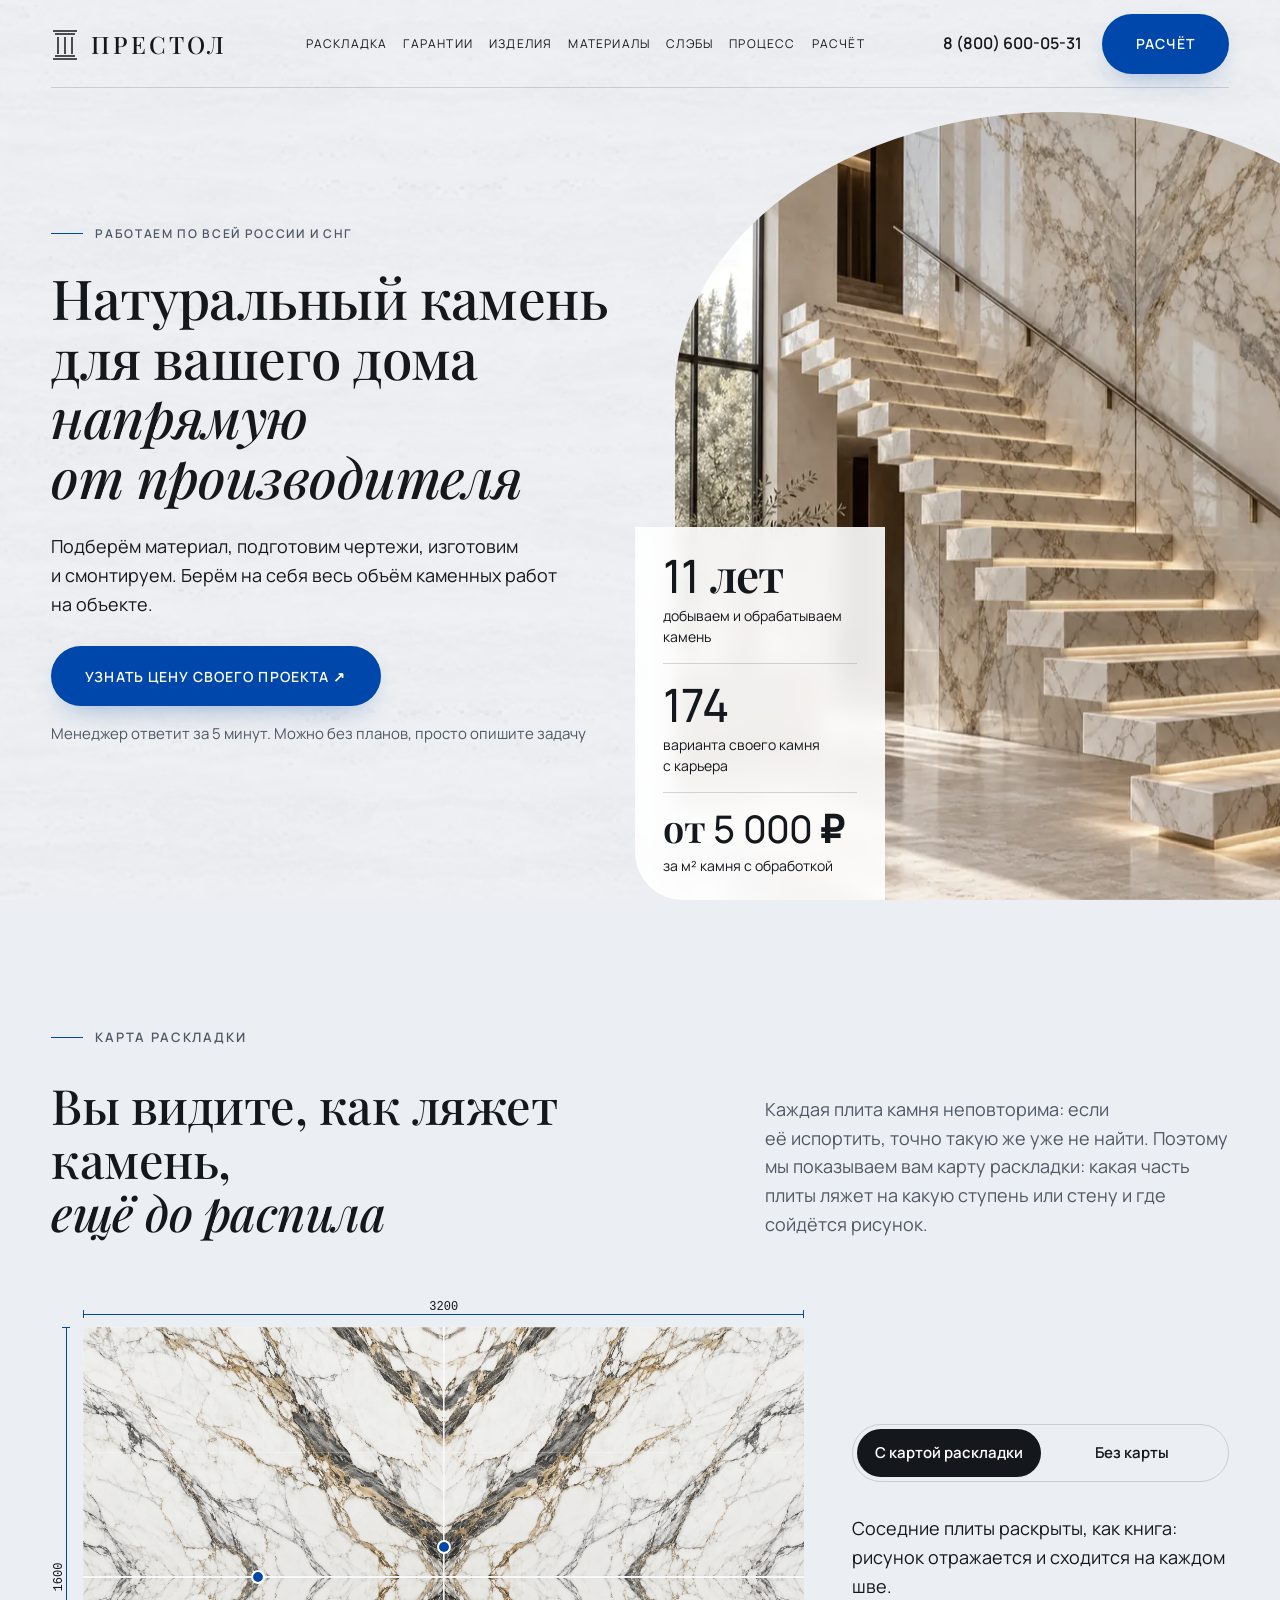
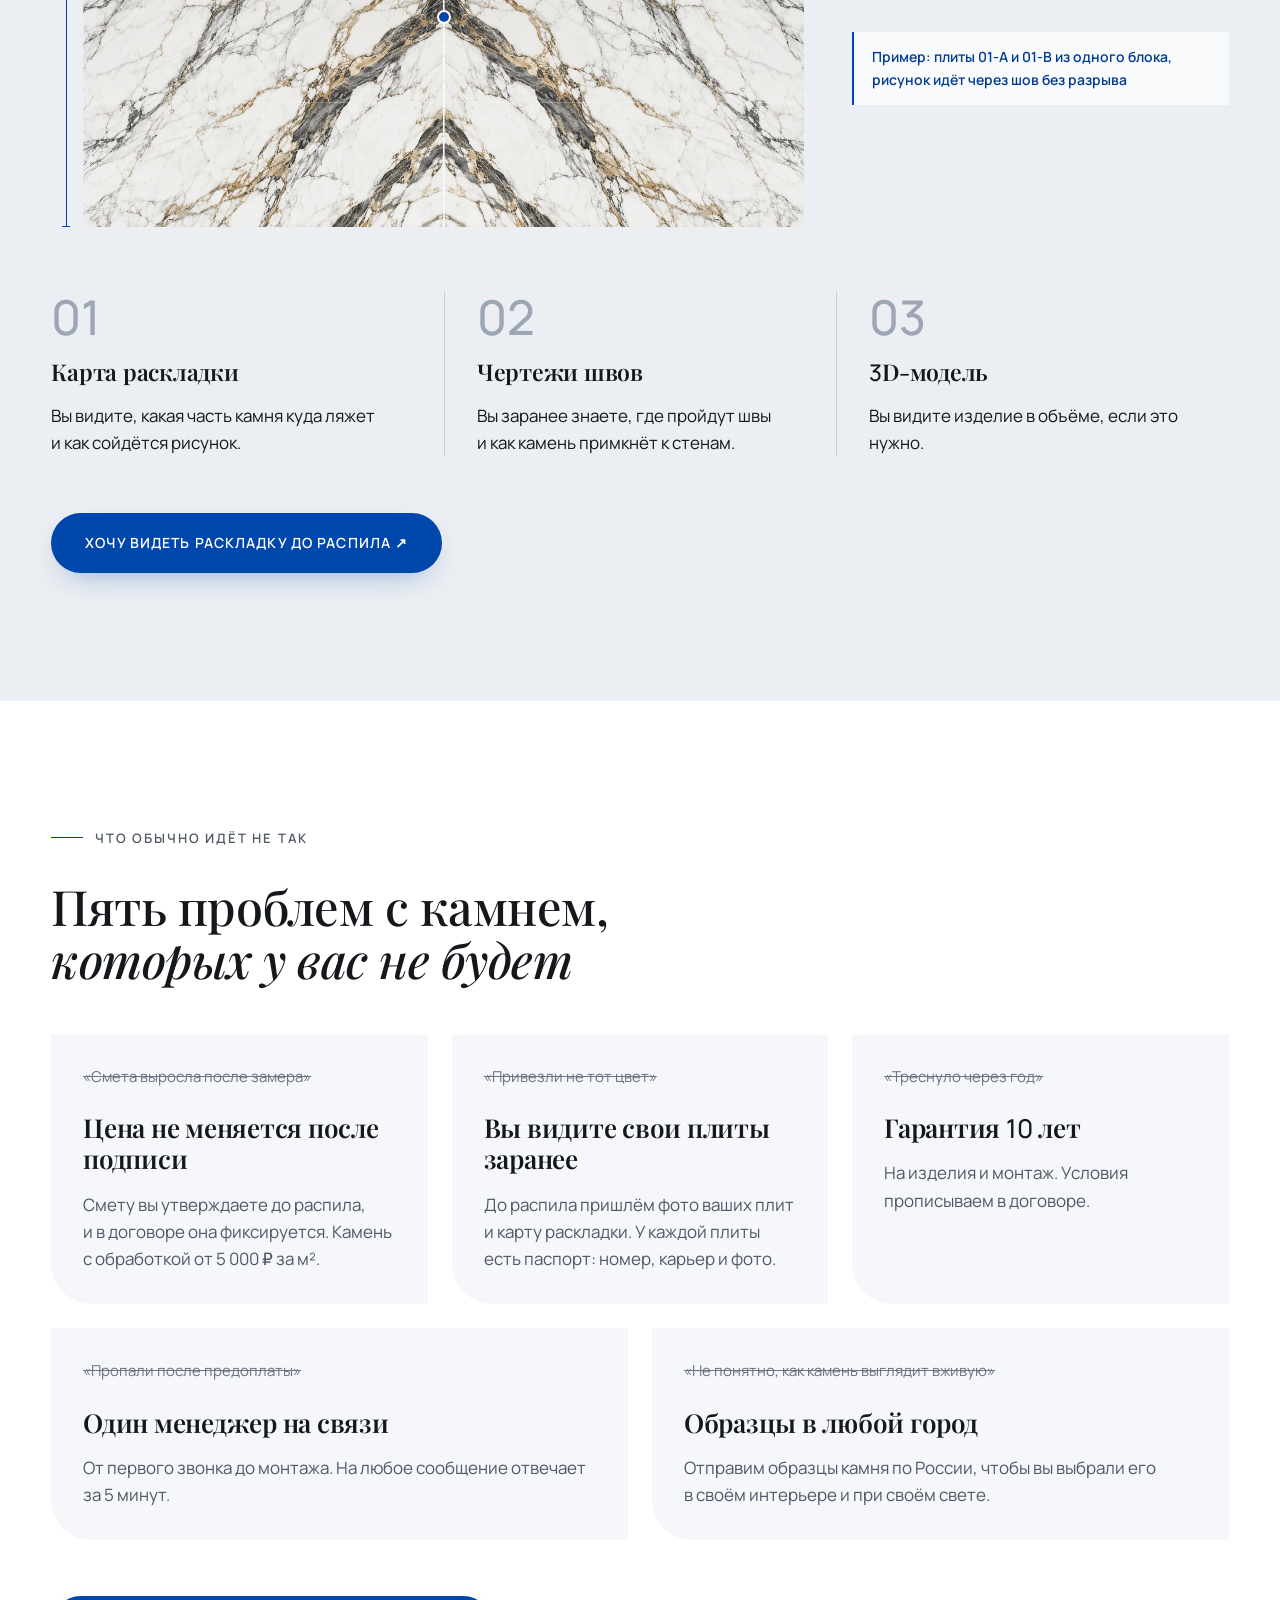
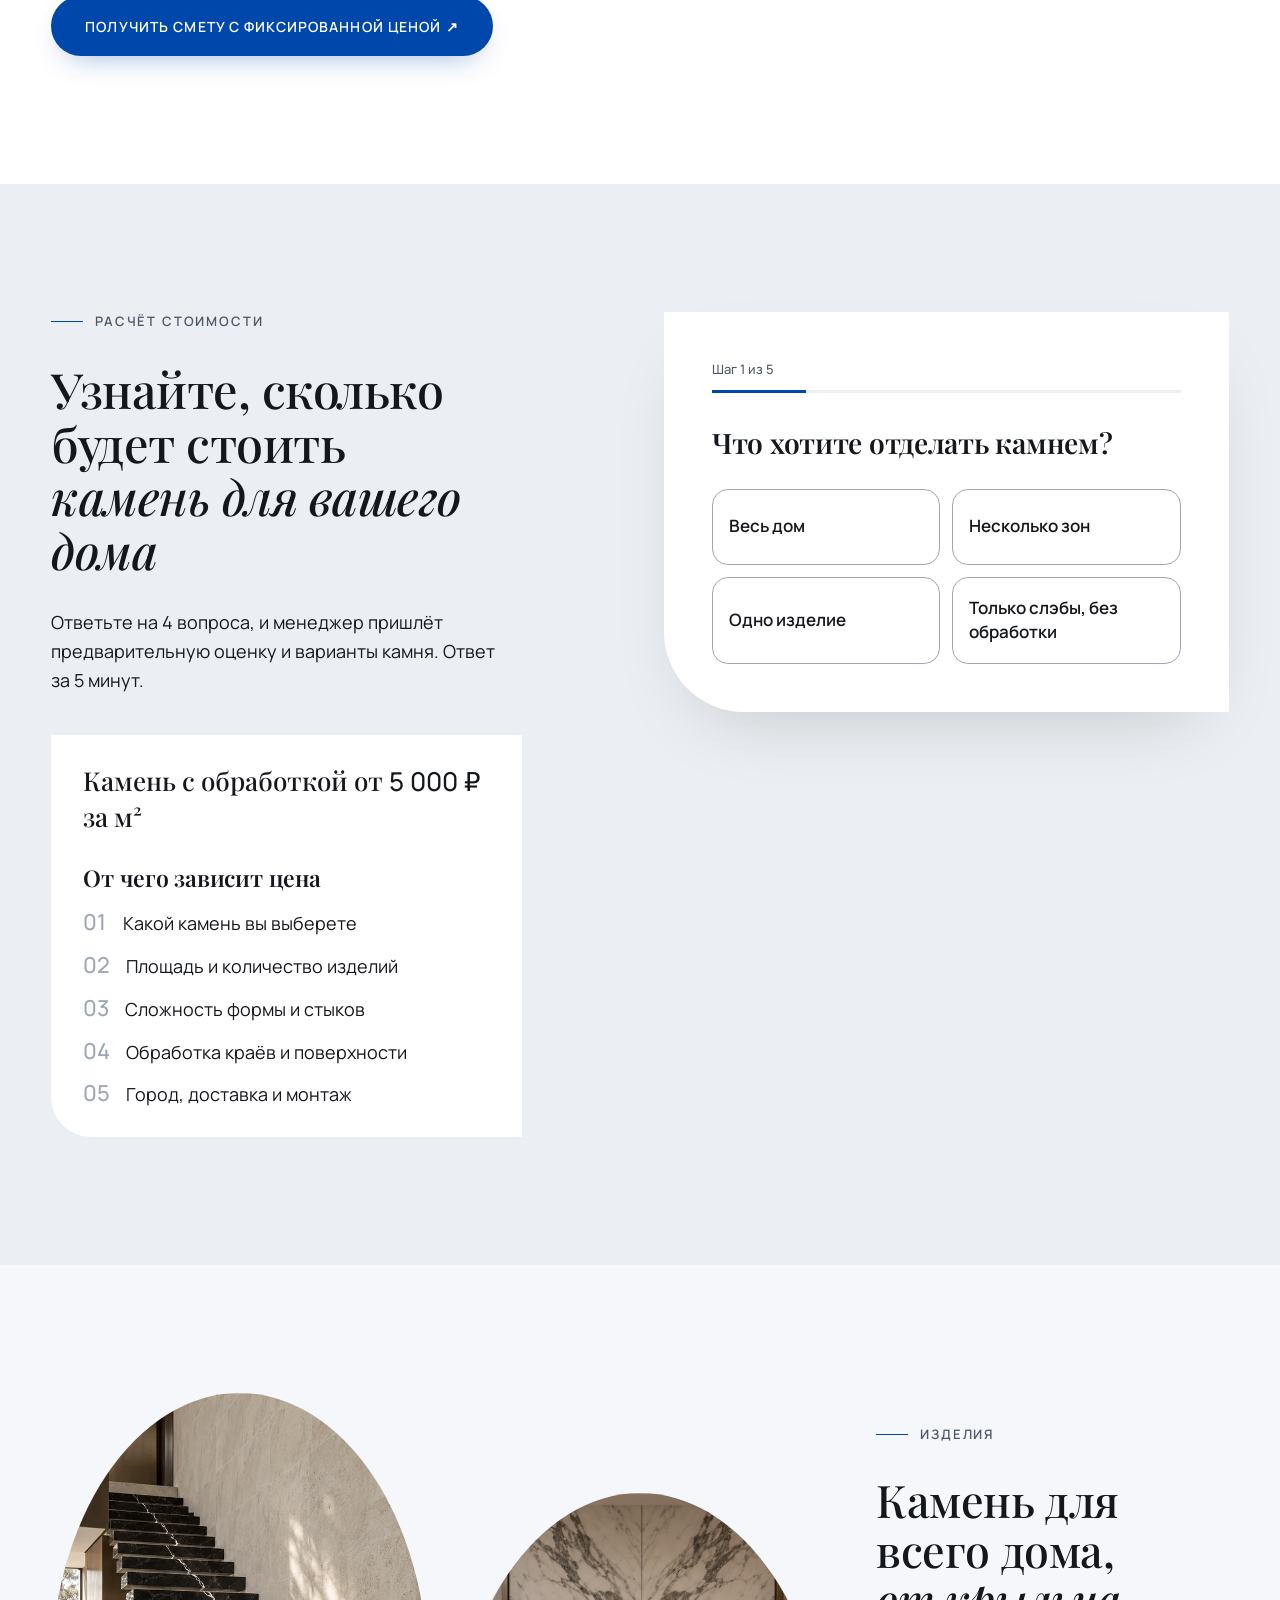
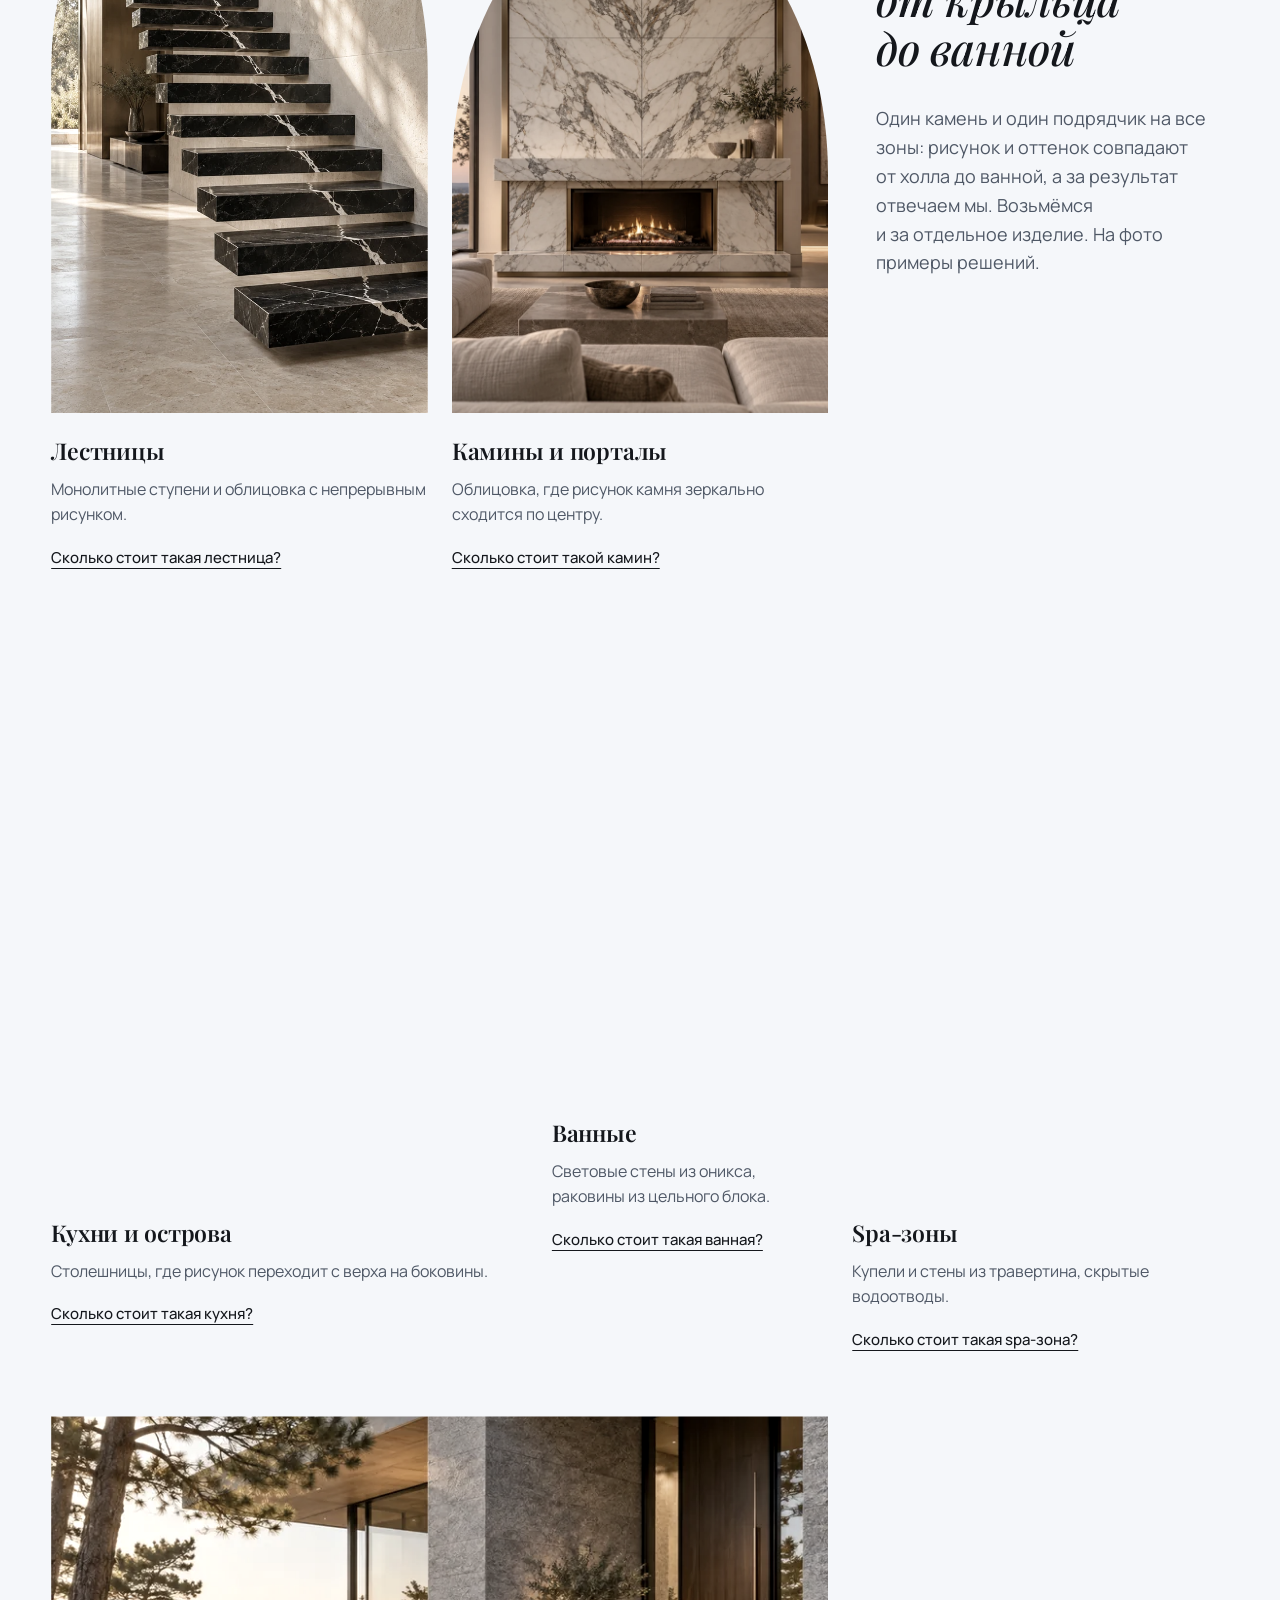
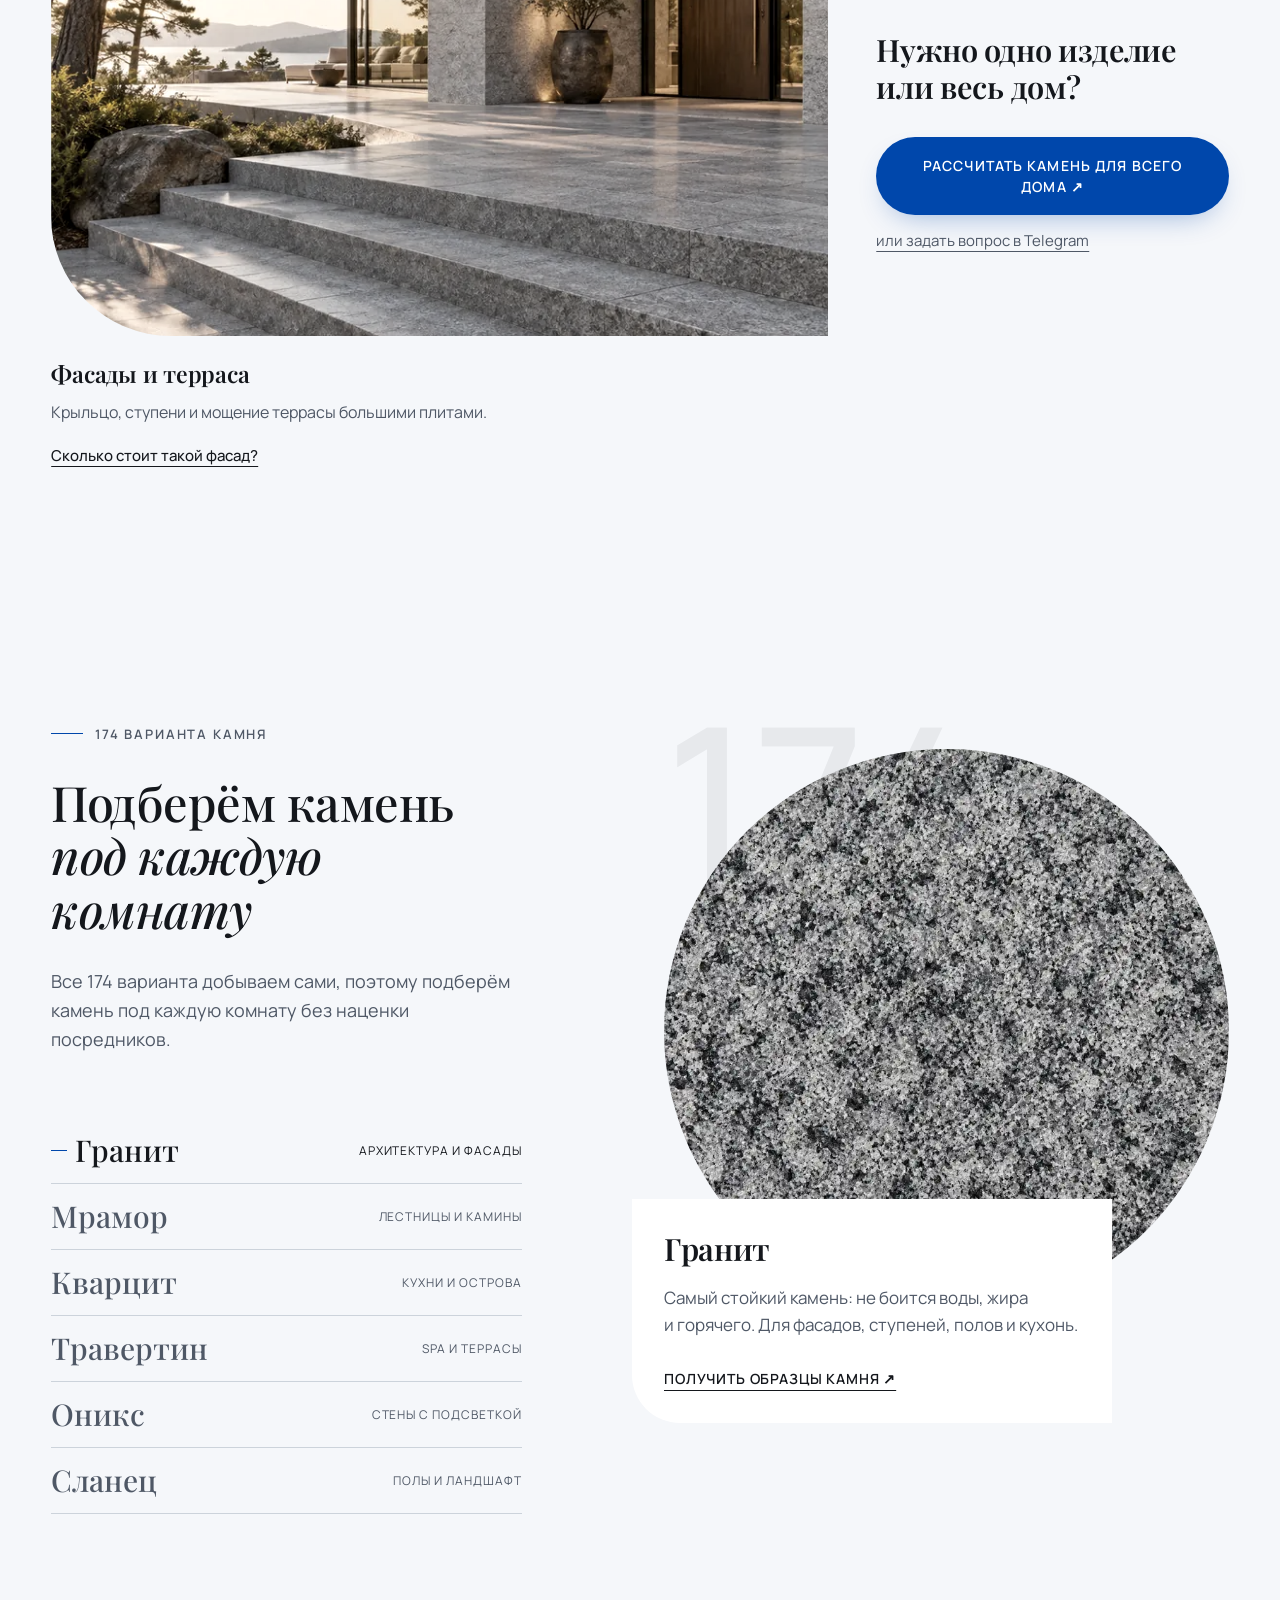
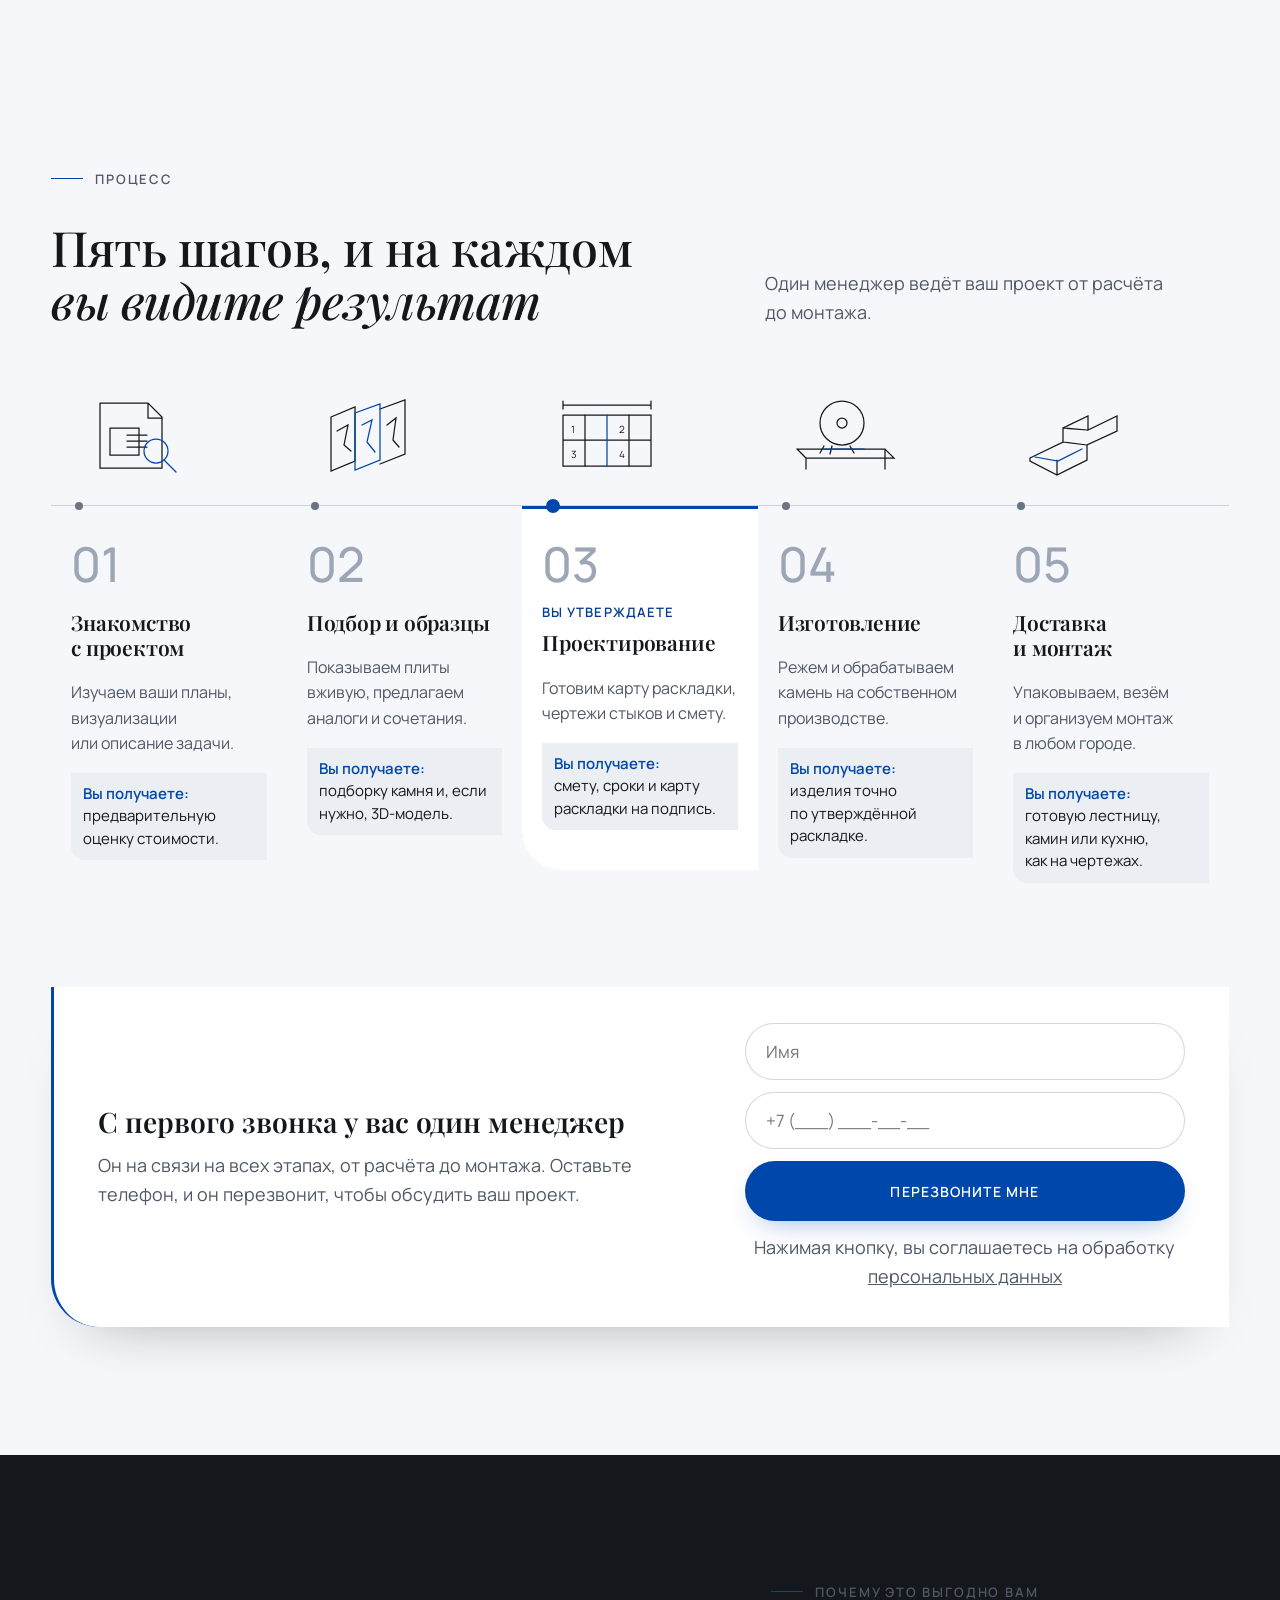
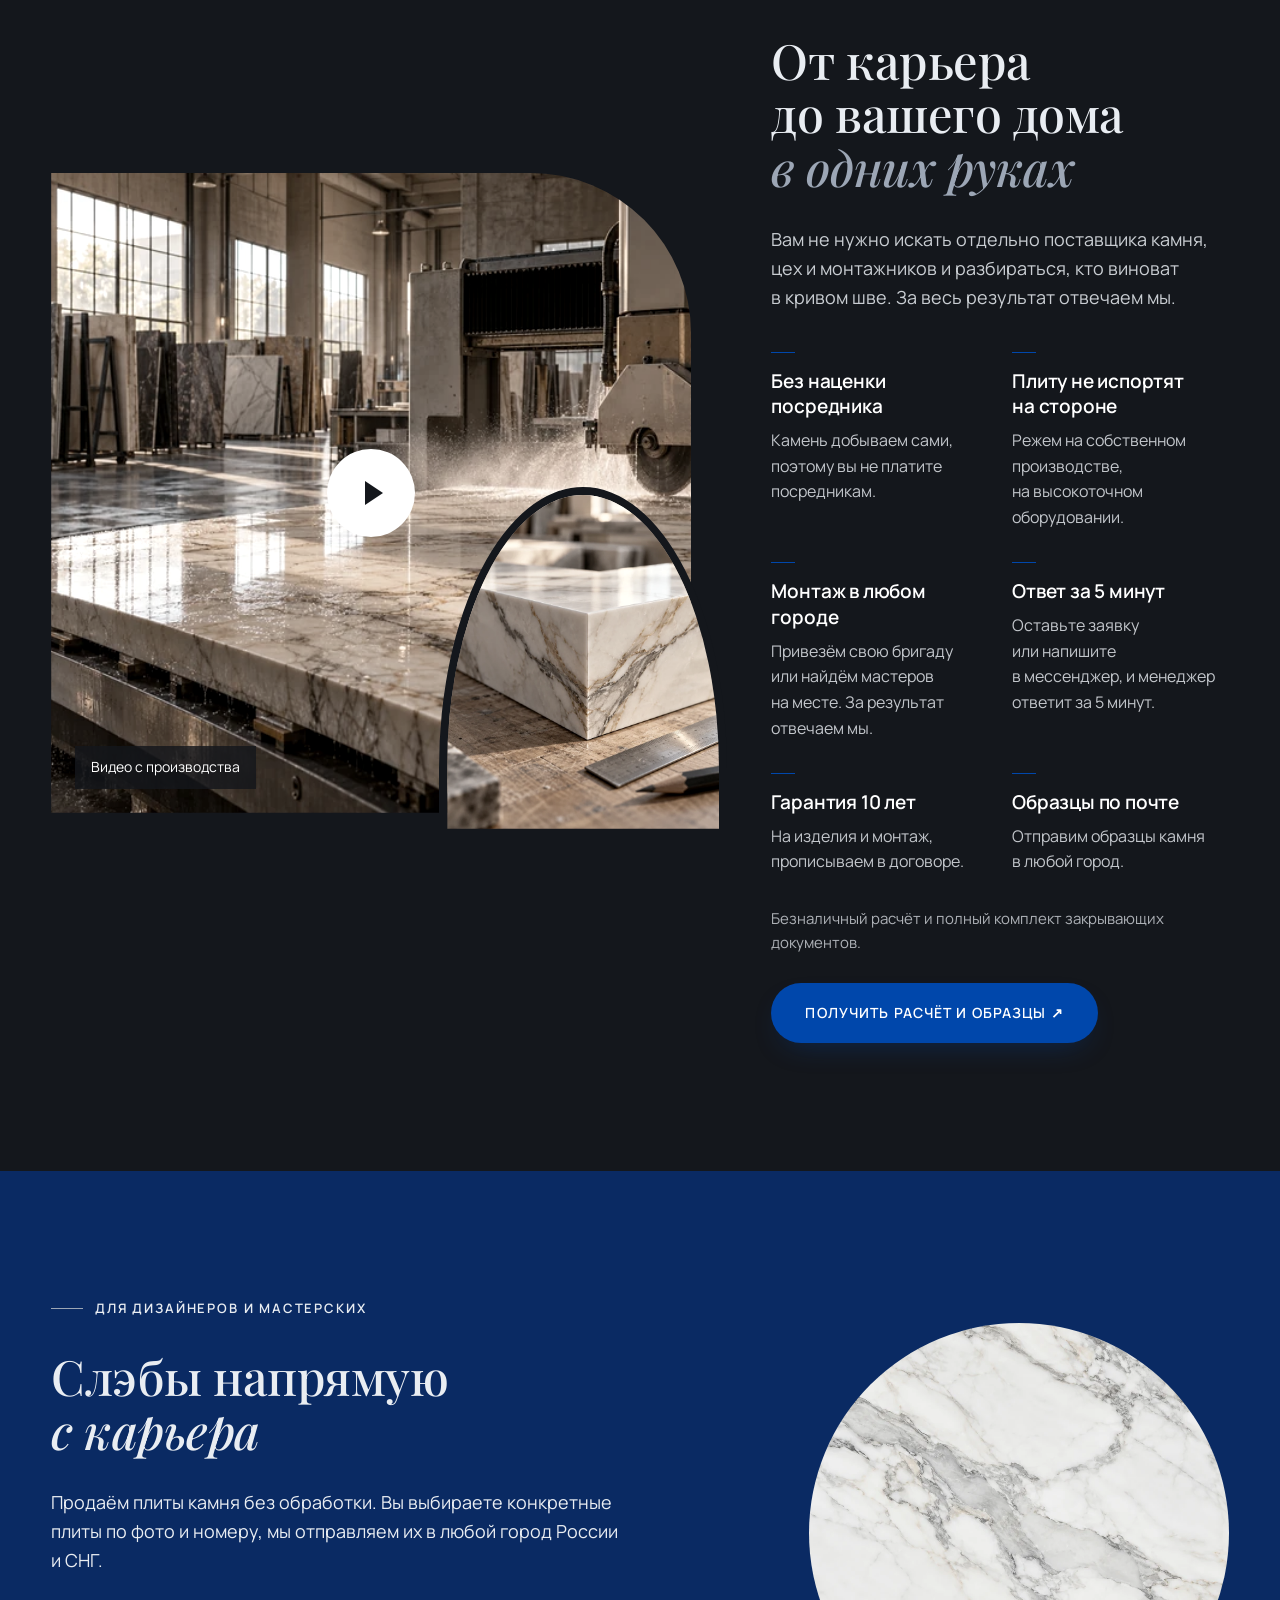
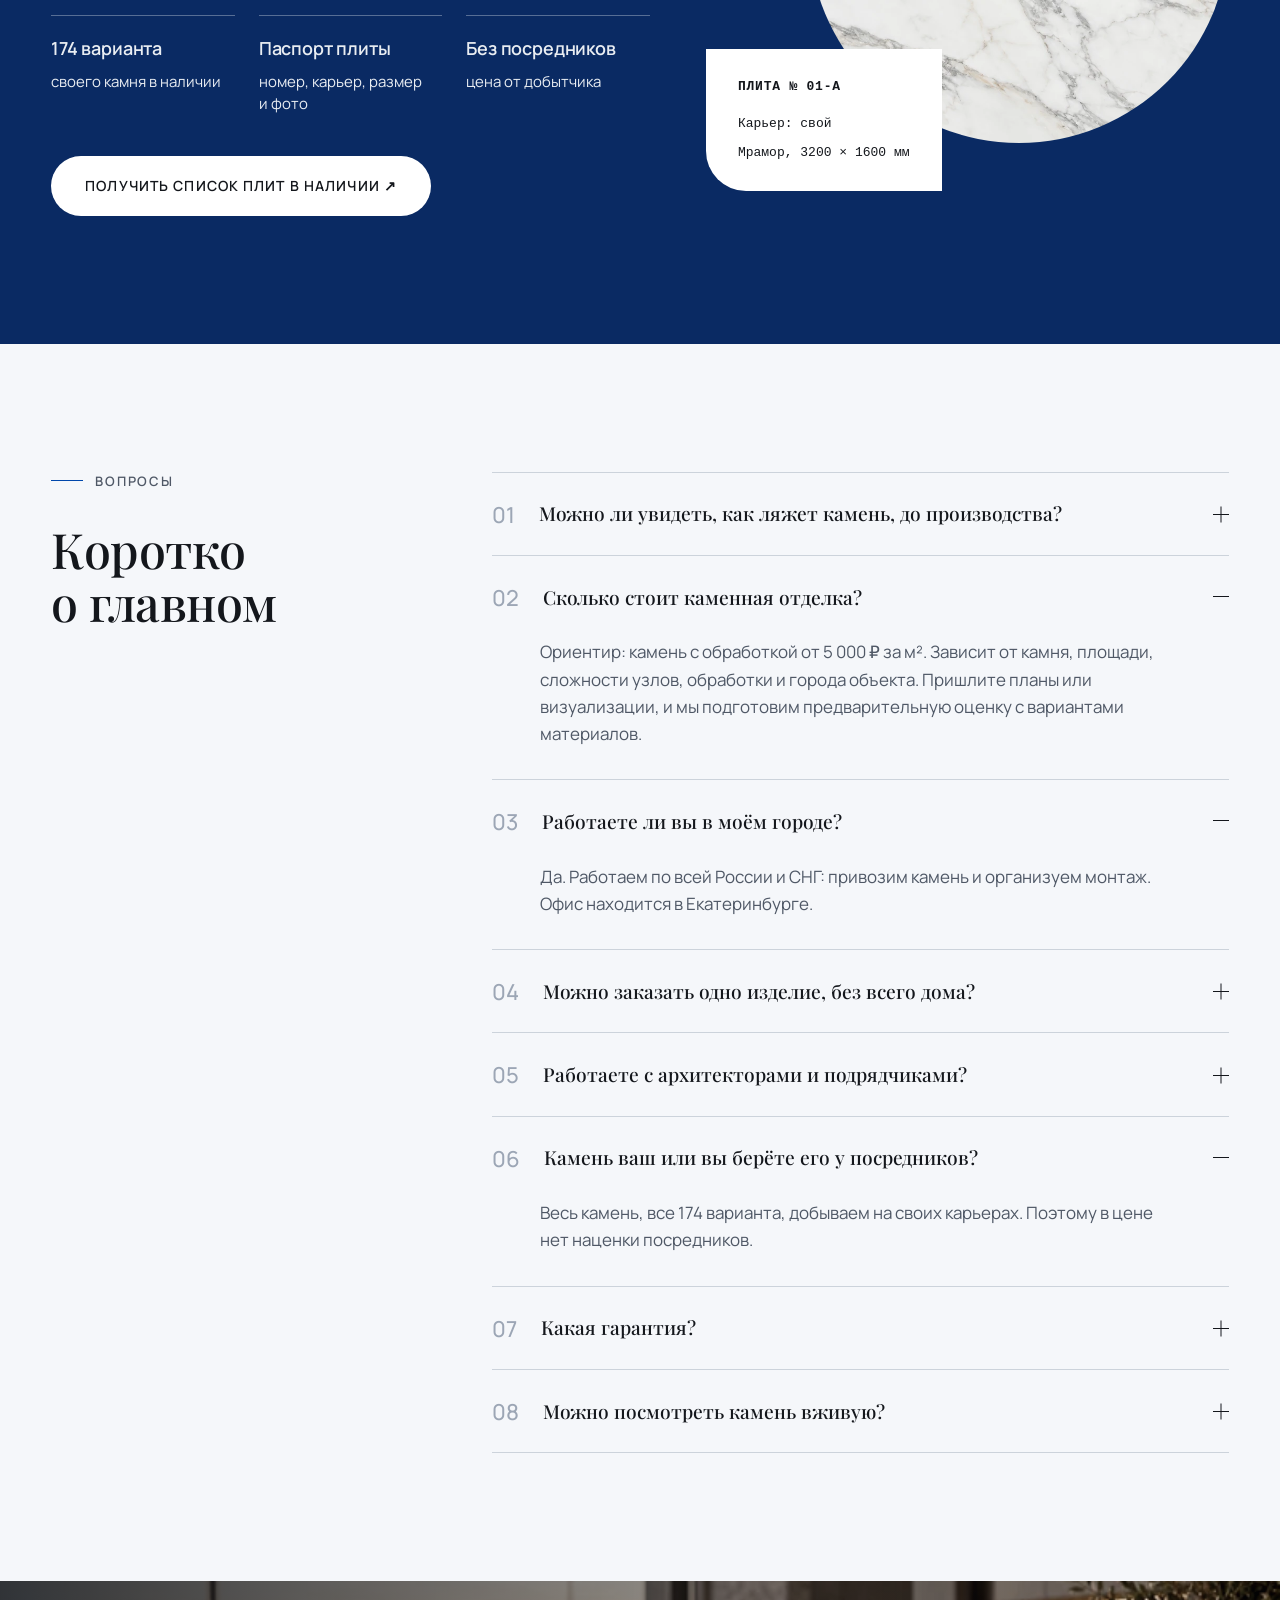
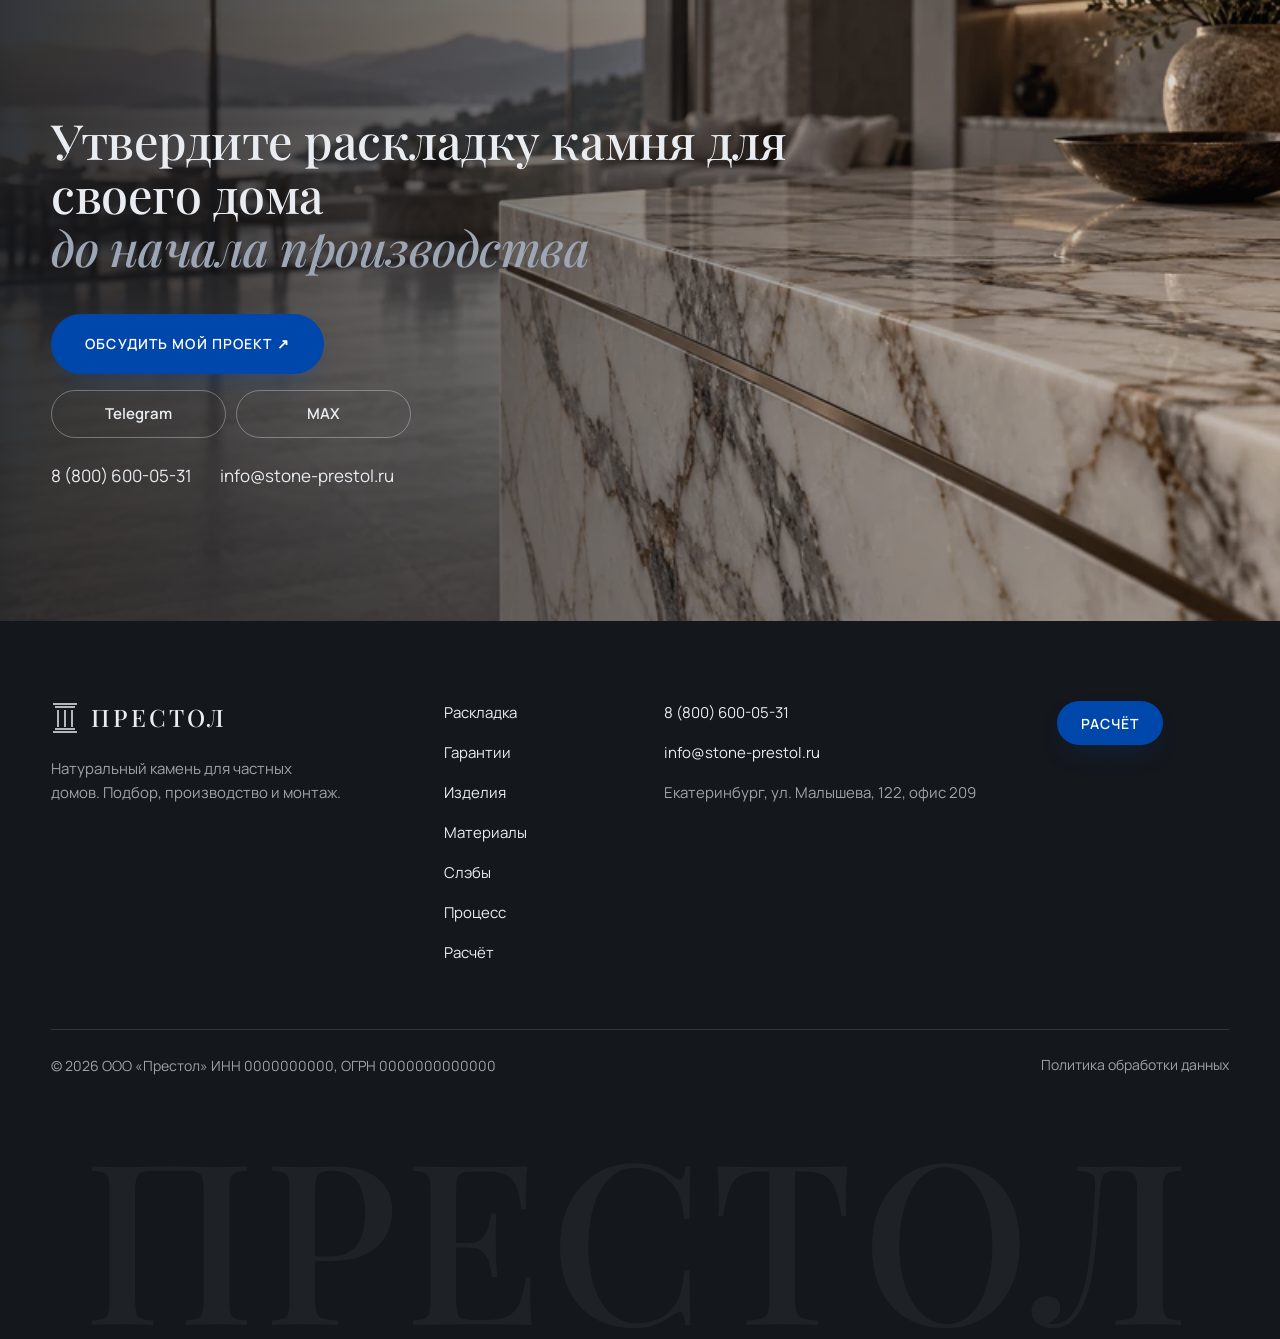
<file: 2026/2026-10/prestol-v4/index.html>
<!doctype html>
<html lang="ru"><head><link href="assets/favicon.svg" rel="icon" type="image/svg+xml"/><link as="font" crossorigin="" href="assets/fonts/font-3.woff2" rel="preload" type="font/woff2"/><meta charset="utf-8"/><meta content="width=device-width, initial-scale=1" name="viewport"/><title>Престол: натуральный камень для частных домов. Подбор, производство, монтаж</title><meta content="Натуральный камень для частного дома напрямую от производителя: 174 варианта своего камня, собственное производство, монтаж в любом городе России. Раскладку каждой плиты показываем до распила." name="description"/><meta content="#F5F7FA" name="theme-color"/><meta content="website" property="og:type"/><meta content="Престол: натуральный камень для частных домов" property="og:title"/><meta content="Камень от производителя: 174 варианта своего камня. Раскладку плит показываем до распила." property="og:description"/><meta content="assets/img/O1.webp" property="og:image"/><link href="https://fonts.googleapis.com" rel="preconnect"/><link crossorigin="" href="https://fonts.gstatic.com" rel="preconnect"/><link href="css/fonts.css" rel="stylesheet"/><link as="image" href="assets/img/H1-1600.webp" imagesizes="(max-width:700px) 100vw, 55vw" imagesrcset="assets/img/H1-640.webp 640w, assets/img/H1-800.webp 800w, assets/img/H1-1600.webp 1600w" rel="preload"/><link href="https://fonts.googleapis.com/css2?family=Playfair+Display:ital,wght@0,500;0,600;0,700;1,500&amp;display=swap" rel="stylesheet"/><link href="css/styles.css" rel="stylesheet"/><link href="css/upgrade.css" rel="stylesheet"/><script defer="" src="js/main.js"></script><noscript><style>.panel{background-image:url(assets/img/S1-1920.webp)}</style></noscript></head><body id="top">
<header class="header"><div class="container header-inner"><a aria-label="Престол, на главную" class="logo" href="#top"><svg aria-hidden="true" viewbox="0 0 28 32"><path d="M2 3h24M4 6h20M7 9v17m7-17v17m7-17v17M4 28h20M2 31h24"></path></svg>ПРЕСТОЛ</a><nav aria-label="Основная навигация"><a href="#raskladka">Раскладка</a><a href="#garantii">Гарантии</a><a href="#izdeliya">Изделия</a><a href="#materialy">Материалы</a><a href="#slaby">Слэбы</a><a href="#process">Процесс</a><a href="#raschet">Расчёт</a></nav><a class="header-phone" data-goal="click_phone" href="tel:88006000531">8&nbsp;(800) 600-05-31</a><a class="button header-cta" href="#raschet">Расчёт</a><a aria-label="Позвонить" class="mobile-phone" data-goal="click_phone" href="tel:88006000531"><svg viewbox="0 0 24 24"><path d="M7 3H4c-4 8 9 21 17 17v-4l-5-2-2 3c-3-1-6-4-7-7l3-2z"></path></svg></a><button aria-controls="mobile-menu" aria-expanded="false" aria-label="Открыть меню" class="menu-toggle"><span></span><span></span></button></div></header><div class="mobile-menu" hidden="" id="mobile-menu"><nav aria-label="Мобильная навигация"><a href="#raskladka">Раскладка</a><a href="#garantii">Гарантии</a><a href="#izdeliya">Изделия</a><a href="#materialy">Материалы</a><a href="#slaby">Слэбы</a><a href="#process">Процесс</a><a href="#raschet">Расчёт</a></nav><a data-goal="click_phone" href="tel:88006000531">8&nbsp;(800) 600-05-31</a><a class="button" href="#raschet">Расчёт</a></div><main>
<section aria-labelledby="hero-title" class="hero"><div class="container hero-inner"><div class="hero-copy"><p class="eyebrow">РАБОТАЕМ ПО&nbsp;ВСЕЙ РОССИИ И&nbsp;СНГ</p><h1 id="hero-title">Натуральный камень для&nbsp;вашего дома <em>напрямую от&nbsp;производителя</em></h1><p class="lead">Подберём материал, подготовим чертежи, изготовим и&nbsp;смонтируем. Берём на&nbsp;себя весь объём каменных работ на&nbsp;объекте.</p><a class="button" href="#raschet">Узнать цену своего проекта ↗</a><p class="hint">Менеджер ответит за&nbsp;5&nbsp;минут. Можно без&nbsp;планов, просто опишите задачу<!-- TODO: заглушка, заменить: время ответа менеджера --></p></div><figure class="hero-photo arch"><img alt="Мраморная лестница и стена с зеркальной раскладкой камня" class="" decoding="async" fetchpriority="high" height="2000" sizes="(max-width: 700px) 100vw, 55vw" src="assets/img/H1-1600.webp" srcset="assets/img/H1-640.webp 640w, assets/img/H1-800.webp 800w, assets/img/H1-1600.webp 1600w" width="1600"/></figure><div class="hero-stats"><div><strong><span class="count" data-to="11">11</span>&nbsp;лет</strong><span>добываем и&nbsp;обрабатываем камень</span></div><div><strong><span class="count" data-to="174">174</span></strong><span>варианта своего камня с&nbsp;карьера</span></div><div><strong>от&nbsp;5&nbsp;000&nbsp;₽</strong><span>за&nbsp;м² камня с&nbsp;обработкой</span><!-- TODO: заглушка цены --></div></div></div></section>
<section aria-labelledby="title-3" class="section layout-section" id="raskladka"><div class="container"><div class="section-head reveal"><div><p class="eyebrow">КАРТА РАСКЛАДКИ</p><h2 id="title-3">Вы&nbsp;видите, как&nbsp;ляжет камень, <em>ещё до&nbsp;распила</em></h2></div><p class="lead">Каждая плита камня неповторима: если её&nbsp;испортить, точно такую же&nbsp;уже не&nbsp;найти. Поэтому мы&nbsp;показываем вам карту раскладки: какая часть плиты ляжет на&nbsp;какую ступень или&nbsp;стену и&nbsp;где сойдётся рисунок.</p></div><div class="book-demo reveal"><div aria-label="Четыре зеркальные панели мрамора: прожилки сходятся на швах" class="book-wall" role="img"><span class="dimension horizontal">3200</span><span class="dimension vertical">1600</span><div class="panels matched"><div class="panel"></div><div class="panel"></div><div class="panel"></div><div class="panel"></div></div><div aria-hidden="true" class="panels mismatched"><div class="panel"></div><div class="panel"></div><div class="panel"></div><div class="panel"></div></div><div class="technical-grid"></div><span class="seam-marker m1"></span><span class="seam-marker m2"></span><span class="seam-marker m3"></span></div><div class="book-controls"><div aria-label="Режим раскладки" class="segmented" role="group"><button aria-pressed="true" data-layout="matched">С&nbsp;картой раскладки</button><button aria-pressed="false" data-layout="mismatched">Без карты</button></div><p aria-live="polite" id="layout-caption">Соседние плиты раскрыты, как&nbsp;книга: рисунок отражается и&nbsp;сходится на&nbsp;каждом шве.</p><p class="technical">Пример: плиты 01-A и&nbsp;01-B из&nbsp;одного блока, рисунок идёт через шов без&nbsp;разрыва</p></div></div><div class="three-columns layout-points reveal">
<article><span class="number">01</span><h3>Карта раскладки</h3><p>Вы&nbsp;видите, какая часть камня куда ляжет и&nbsp;как&nbsp;сойдётся рисунок.</p></article>
<article><span class="number">02</span><h3>Чертежи швов</h3><p>Вы&nbsp;заранее знаете, где пройдут швы и&nbsp;как&nbsp;камень примкнёт к&nbsp;стенам.</p></article>
<article><span class="number">03</span><h3>3D-модель</h3><p>Вы&nbsp;видите изделие в&nbsp;объёме, если это нужно.</p></article>
</div>
<div class="section-cta reveal"><a class="button" href="#raschet">Хочу видеть раскладку до&nbsp;распила ↗</a></div></div></section><section aria-labelledby="title-garantii" class="section fears" id="garantii"><div class="container"><div class="fears-heading reveal"><p class="eyebrow">ЧТО ОБЫЧНО ИДЁТ НЕ&nbsp;ТАК</p><h2 id="title-garantii">Пять проблем с&nbsp;камнем, <em>которых у&nbsp;вас не&nbsp;будет</em></h2></div><div class="fears-grid"><article class="fear-card reveal"><p class="fear-quote">«Смета выросла после замера»</p><h3>Цена не&nbsp;меняется после подписи</h3><p>Смету вы&nbsp;утверждаете до&nbsp;распила, и&nbsp;в&nbsp;договоре она фиксируется. Камень с&nbsp;обработкой от&nbsp;5&nbsp;000&nbsp;₽ за&nbsp;м².</p><!-- TODO: заглушка, заменить: цена 5000 и формулировка фиксации --></article><article class="fear-card reveal"><p class="fear-quote">«Привезли не&nbsp;тот цвет»</p><h3>Вы&nbsp;видите свои плиты заранее</h3><p>До&nbsp;распила пришлём фото ваших плит и&nbsp;карту раскладки. У&nbsp;каждой плиты есть паспорт: номер, карьер и&nbsp;фото.</p></article><article class="fear-card reveal"><p class="fear-quote">«Треснуло через год»</p><h3>Гарантия 10&nbsp;лет</h3><p>На&nbsp;изделия и&nbsp;монтаж. Условия прописываем в&nbsp;договоре.</p><!-- TODO: заглушка, заменить: срок гарантии --></article><article class="fear-card reveal"><p class="fear-quote">«Пропали после предоплаты»</p><h3>Один менеджер на&nbsp;связи</h3><p>От&nbsp;первого звонка до&nbsp;монтажа. На&nbsp;любое сообщение отвечает за&nbsp;5&nbsp;минут.</p><!-- TODO: заглушка, заменить: время ответа менеджера --></article><article class="fear-card reveal"><p class="fear-quote">«Не&nbsp;понятно, как камень выглядит вживую»</p><h3>Образцы в&nbsp;любой город</h3><p>Отправим образцы камня по&nbsp;России, чтобы вы&nbsp;выбрали его в&nbsp;своём интерьере и&nbsp;при своём свете.</p></article></div><div class="section-cta reveal"><a class="button" href="#raschet">Получить смету с&nbsp;фиксированной ценой ↗</a></div></div></section><section aria-labelledby="title-9" class="section calculation" id="raschet"><div class="container calculation-grid"><div class="reveal"><p class="eyebrow">РАСЧЁТ СТОИМОСТИ</p><h2 id="title-9">Узнайте, сколько будет стоить <em>камень для&nbsp;вашего дома</em></h2><p class="lead">Ответьте на&nbsp;4&nbsp;вопроса, и&nbsp;менеджер пришлёт предварительную оценку и&nbsp;варианты камня. Ответ за&nbsp;5&nbsp;минут.</p><!-- TODO: заглушка, заменить: время ответа менеджера -->
<div class="calc-lists"><div class="calc-box"><p class="calc-price">Камень с&nbsp;обработкой от&nbsp;5&nbsp;000&nbsp;₽ за&nbsp;м²</p><!-- TODO: заглушка, заменить: цена 5000 --><h3 class="list-title">От&nbsp;чего зависит цена</h3><ol class="numbered-list"><li>Какой камень вы&nbsp;выберете</li><li>Площадь и&nbsp;количество изделий</li><li>Сложность формы и&nbsp;стыков</li><li>Обработка краёв и&nbsp;поверхности</li><li>Город, доставка и&nbsp;монтаж</li></ol></div></div>
</div><div class="form-card reveal"><form id="estimate-form" novalidate=""><div class="quiz-progress"><p aria-live="polite">Шаг <span id="quiz-step-number">1</span> из&nbsp;5</p><div aria-label="Шаг 1 из 5" aria-valuemax="5" aria-valuemin="1" aria-valuenow="1" class="quiz-track" role="progressbar"><span id="quiz-progress-fill"></span></div></div><input id="scope" name="scope" type="hidden" value=""/><input id="stone" name="stone" type="hidden" value=""/><input id="stage" name="stage" type="hidden" value=""/><input id="channel" name="channel" type="hidden" value=""/><input id="zone" name="zone" type="hidden" value=""/><div aria-labelledby="quiz-title-1" class="quiz-step" data-step="1" role="group"><h3 id="quiz-title-1" tabindex="-1">Что хотите отделать камнем?</h3><div class="quiz-options"><button aria-pressed="false" class="quiz-option" data-answer="Весь дом" data-field="scope" type="button">Весь дом</button><button aria-pressed="false" class="quiz-option" data-answer="Несколько зон" data-field="scope" type="button">Несколько зон</button><button aria-pressed="false" class="quiz-option" data-answer="Одно изделие" data-field="scope" type="button">Одно изделие</button><button aria-pressed="false" class="quiz-option" data-answer="Только слэбы, без обработки" data-field="scope" type="button">Только слэбы, без обработки</button></div></div><div aria-labelledby="quiz-title-2" class="quiz-step" data-step="2" hidden="" role="group"><h3 id="quiz-title-2" tabindex="-1">Какой камень нравится?</h3><div class="quiz-options"><button aria-pressed="false" class="quiz-option" data-answer="Мрамор" data-field="stone" type="button">Мрамор</button><button aria-pressed="false" class="quiz-option" data-answer="Гранит" data-field="stone" type="button">Гранит</button><button aria-pressed="false" class="quiz-option" data-answer="Кварцит" data-field="stone" type="button">Кварцит</button><button aria-pressed="false" class="quiz-option" data-answer="Травертин" data-field="stone" type="button">Травертин</button><button aria-pressed="false" class="quiz-option" data-answer="Оникс" data-field="stone" type="button">Оникс</button><button aria-pressed="false" class="quiz-option" data-answer="Сланец" data-field="stone" type="button">Сланец</button><button aria-pressed="false" class="quiz-option" data-answer="Пока не знаю" data-field="stone" type="button">Пока не&nbsp;знаю</button></div></div><div aria-labelledby="quiz-title-3" class="quiz-step" data-step="3" hidden="" role="group"><h3 id="quiz-title-3" tabindex="-1">На&nbsp;какой стадии дом?</h3><div class="quiz-options"><button aria-pressed="false" class="quiz-option" data-answer="Проект" data-field="stage" type="button">Проект</button><button aria-pressed="false" class="quiz-option" data-answer="Стройка" data-field="stage" type="button">Стройка</button><button aria-pressed="false" class="quiz-option" data-answer="Отделка" data-field="stage" type="button">Отделка</button><button aria-pressed="false" class="quiz-option" data-answer="Дом готов" data-field="stage" type="button">Дом готов</button></div></div><div aria-labelledby="quiz-title-4" class="quiz-step" data-step="4" hidden="" role="group"><h3 id="quiz-title-4" tabindex="-1">Куда удобнее получить расчёт?</h3><div class="quiz-options"><button aria-pressed="false" class="quiz-option" data-answer="Telegram" data-field="channel" type="button">Telegram</button><button aria-pressed="false" class="quiz-option" data-answer="MAX" data-field="channel" type="button">MAX</button><button aria-pressed="false" class="quiz-option" data-answer="Звонок" data-field="channel" type="button">Звонок</button></div></div><div aria-labelledby="quiz-title-5" class="quiz-step" data-step="5" hidden="" role="group"><h3 id="quiz-title-5" tabindex="-1">Куда прислать расчёт?</h3><p class="quiz-zone" hidden="" id="quiz-zone">Вы&nbsp;выбрали: <span id="quiz-zone-name"></span></p><div class="field"><label for="name">Имя <span aria-hidden="true">*</span></label><input aria-describedby="name-error" autocomplete="name" id="name" name="name" required=""/><span class="error" id="name-error"></span></div><div class="field"><label for="phone">Телефон <span aria-hidden="true">*</span></label><input aria-describedby="phone-error" autocomplete="tel" id="phone" name="phone" placeholder="+7 (___) ___-__-__" required="" type="tel"/><span class="error" id="phone-error"></span></div><details class="more-fields"><summary>Добавить файлы и&nbsp;комментарий</summary><div class="field"><label for="files">Файлы</label><label class="drop-zone" for="files" id="drop-zone"><span>Перетащите планы или нажмите, чтобы выбрать</span><small>PDF, JPG, PNG, DWG до&nbsp;25&nbsp;МБ</small><input accept=".pdf,.jpg,.jpeg,.png,.dwg" aria-describedby="files-error" id="files" multiple="" type="file"/></label><ul id="file-list"></ul><span aria-live="polite" class="error" id="files-error"></span></div><div class="field"><label for="comment">Опишите задачу</label><textarea id="comment" name="comment" rows="3"></textarea></div></details><!-- TODO: ссылка на утверждённую политику обработки персональных данных --><label class="consent"><input aria-describedby="consent-error" id="consent" name="consent" required="" type="checkbox"/><span>Согласен на&nbsp;обработку <a href="#policy">персональных данных</a></span></label><span class="error" id="consent-error"></span><button class="button submit" type="submit">Получить расчёт ↗</button><p class="hint form-phone">Нет времени? Позвоните: <a data-goal="click_phone" href="tel:88006000531">8&nbsp;(800) 600-05-31</a></p><p class="error" id="submit-error" role="alert"></p></div><button class="text-link quiz-back" hidden="" id="quiz-back" type="button">← Назад</button></form><div hidden="" id="form-success" tabindex="-1"><span aria-hidden="true" class="success-mark">↗</span><h3>Заявка отправлена</h3><p>Менеджер ответит за&nbsp;5&nbsp;минут и&nbsp;пришлёт расчёт туда, куда вы&nbsp;выбрали.</p><!-- TODO: заглушка, заменить: время ответа менеджера --><button class="text-link" id="reset-form" type="button">Отправить ещё одну</button></div></div></div></section><section aria-labelledby="title-4" class="section products" id="izdeliya"><div class="container product-grid"><div class="product-intro reveal"><p class="eyebrow">ИЗДЕЛИЯ</p><h2 id="title-4">Камень для всего дома, <em>от&nbsp;крыльца до&nbsp;ванной</em></h2><p class="lead">Один камень и&nbsp;один подрядчик на&nbsp;все зоны: рисунок и&nbsp;оттенок совпадают от&nbsp;холла до&nbsp;ванной, а&nbsp;за&nbsp;результат отвечаем мы. Возьмёмся и&nbsp;за&nbsp;отдельное изделие. На&nbsp;фото примеры решений.</p></div>
<article class="product product-1 reveal"><figure class="arch"><img alt="Лестницы" class="" decoding="async" height="1600" loading="lazy" sizes="(max-width: 700px) 100vw, 55vw" src="assets/img/P1-1200.webp" srcset="assets/img/P1-400.webp 400w, assets/img/P1-800.webp 800w, assets/img/P1-1200.webp 1200w" width="1200"/></figure><div class="product-title"><h3>Лестницы</h3></div><p class="">Монолитные ступени и&nbsp;облицовка с&nbsp;непрерывным рисунком.</p><a class="price-link" data-zone="Лестница" href="#raschet">Сколько стоит такая лестница?</a></article>
<article class="product product-2 reveal"><figure class="arch"><img alt="Камины и порталы" class="" decoding="async" height="1600" loading="lazy" sizes="(max-width: 700px) 100vw, 55vw" src="assets/img/P2-1200.webp" srcset="assets/img/P2-400.webp 400w, assets/img/P2-800.webp 800w, assets/img/P2-1200.webp 1200w" width="1200"/></figure><div class="product-title"><h3>Камины и&nbsp;порталы</h3></div><p class="">Облицовка, где рисунок камня зеркально сходится по&nbsp;центру.</p><a class="price-link" data-zone="Камин" href="#raschet">Сколько стоит такой камин?</a></article>
<article class="product product-3 reveal"><figure class="arch"><img alt="Кухни и острова" class="" decoding="async" height="1600" loading="lazy" sizes="(max-width: 700px) 100vw, 55vw" src="assets/img/P3-1200.webp" srcset="assets/img/P3-400.webp 400w, assets/img/P3-800.webp 800w, assets/img/P3-1200.webp 1200w" width="1200"/></figure><div class="product-title"><h3>Кухни и&nbsp;острова</h3></div><p class="">Столешницы, где рисунок переходит с&nbsp;верха на&nbsp;боковины.</p><a class="price-link" data-zone="Кухня" href="#raschet">Сколько стоит такая кухня?</a></article>
<article class="product product-4 reveal"><figure class="arch"><img alt="Ванные" class="" decoding="async" height="1600" loading="lazy" sizes="(max-width: 700px) 100vw, 55vw" src="assets/img/P4-1200.webp" srcset="assets/img/P4-400.webp 400w, assets/img/P4-800.webp 800w, assets/img/P4-1200.webp 1200w" width="1200"/></figure><div class="product-title"><h3>Ванные</h3></div><p class="">Световые стены из&nbsp;оникса, раковины из&nbsp;цельного блока.</p><a class="price-link" data-zone="Ванная" href="#raschet">Сколько стоит такая ванная?</a></article>
<article class="product product-5 reveal"><figure class="arch"><img alt="Spa-зоны" class="" decoding="async" height="1600" loading="lazy" sizes="(max-width: 700px) 100vw, 55vw" src="assets/img/P5-1200.webp" srcset="assets/img/P5-400.webp 400w, assets/img/P5-800.webp 800w, assets/img/P5-1200.webp 1200w" width="1200"/></figure><div class="product-title"><h3>Spa-зоны</h3></div><p class="">Купели и&nbsp;стены из&nbsp;травертина, скрытые водоотводы.</p><a class="price-link" data-zone="Spa-зона" href="#raschet">Сколько стоит такая spa-зона?</a></article>
<article class="product product-6 reveal"><figure class="corner"><img alt="Фасады и терраса" class="" decoding="async" height="1600" loading="lazy" sizes="(max-width: 700px) 100vw, 55vw" src="assets/img/P6-1200.webp" srcset="assets/img/P6-400.webp 400w, assets/img/P6-800.webp 800w, assets/img/P6-1200.webp 1200w" width="1200"/></figure><div class="product-title"><h3>Фасады и&nbsp;терраса</h3></div><p class="">Крыльцо, ступени и&nbsp;мощение террасы большими плитами.</p><a class="price-link" data-zone="Фасад и терраса" href="#raschet">Сколько стоит такой фасад?</a></article>
<div class="product-cta reveal"><h3>Нужно одно изделие или весь дом?</h3><a class="button" href="#raschet">Рассчитать камень для всего дома ↗</a><a class="soft-link" data-goal="click_telegram" href="https://t.me/" rel="noopener" target="_blank">или&nbsp;задать вопрос в&nbsp;Telegram</a></div></div></section>
<section aria-labelledby="title-5" class="section materials" id="materialy"><div class="container material-grid"><div class="material-intro reveal"><p class="eyebrow">174&nbsp;ВАРИАНТА КАМНЯ</p><h2 id="title-5">Подберём камень <em>под&nbsp;каждую комнату</em></h2><p class="lead">Все 174&nbsp;варианта добываем сами, поэтому подберём камень под&nbsp;каждую комнату без&nbsp;наценки посредников.</p></div><div aria-label="Виды камня" class="material-tabs" role="group"><button aria-pressed="true" data-material="0"><span>Гранит</span><small>АРХИТЕКТУРА И&nbsp;ФАСАДЫ</small></button><button aria-pressed="false" data-material="1"><span>Мрамор</span><small>ЛЕСТНИЦЫ И&nbsp;КАМИНЫ</small></button><button aria-pressed="false" data-material="2"><span>Кварцит</span><small>КУХНИ И&nbsp;ОСТРОВА</small></button><button aria-pressed="false" data-material="3"><span>Травертин</span><small>SPA И&nbsp;ТЕРРАСЫ</small></button><button aria-pressed="false" data-material="4"><span>Оникс</span><small>СТЕНЫ С&nbsp;ПОДСВЕТКОЙ</small></button><button aria-pressed="false" data-material="5"><span>Сланец</span><small>ПОЛЫ И&nbsp;ЛАНДШАФТ</small></button></div><div class="material-stage reveal"><span aria-hidden="true" class="material-count" data-word="174"></span><div class="material-circle"><img alt="Гранит" class="material-image active" decoding="async" height="1200" loading="lazy" sizes="(max-width: 700px) 100vw, 55vw" src="assets/img/M1-1200.webp" srcset="assets/img/M1-400.webp 400w, assets/img/M1-800.webp 800w, assets/img/M1-1200.webp 1200w" width="1200"/><img alt="Мрамор" class="material-image" decoding="async" height="1200" loading="lazy" sizes="(max-width: 700px) 100vw, 55vw" src="assets/img/M2-1200.webp" srcset="assets/img/M2-400.webp 400w, assets/img/M2-800.webp 800w, assets/img/M2-1200.webp 1200w" width="1200"/><img alt="Кварцит" class="material-image" decoding="async" height="1200" loading="lazy" sizes="(max-width: 700px) 100vw, 55vw" src="assets/img/M3-1200.webp" srcset="assets/img/M3-400.webp 400w, assets/img/M3-800.webp 800w, assets/img/M3-1200.webp 1200w" width="1200"/><img alt="Травертин" class="material-image" decoding="async" height="1200" loading="lazy" sizes="(max-width: 700px) 100vw, 55vw" src="assets/img/M4-1200.webp" srcset="assets/img/M4-400.webp 400w, assets/img/M4-800.webp 800w, assets/img/M4-1200.webp 1200w" width="1200"/><img alt="Оникс" class="material-image" decoding="async" height="1200" loading="lazy" sizes="(max-width: 700px) 100vw, 55vw" src="assets/img/M5-1200.webp" srcset="assets/img/M5-400.webp 400w, assets/img/M5-800.webp 800w, assets/img/M5-1200.webp 1200w" width="1200"/><img alt="Сланец" class="material-image" decoding="async" height="1200" loading="lazy" sizes="(max-width: 700px) 100vw, 55vw" src="assets/img/M6-1200.webp" srcset="assets/img/M6-400.webp 400w, assets/img/M6-800.webp 800w, assets/img/M6-1200.webp 1200w" width="1200"/></div><div class="material-card"><h3 id="material-name">Гранит</h3><p aria-live="polite" id="material-description">Самый стойкий камень: не&nbsp;боится воды, жира и&nbsp;горячего. Для фасадов, ступеней, полов и&nbsp;кухонь.</p><a class="text-link" href="#raschet" id="material-cta">Получить образцы камня ↗</a></div></div></div></section>
<section aria-labelledby="title-6" class="section process" id="process"><div class="container"><div class="section-head reveal"><div><p class="eyebrow">ПРОЦЕСС</p><h2 id="title-6">Пять шагов, и&nbsp;на&nbsp;каждом <em>вы&nbsp;видите результат</em></h2></div><p class="lead">Один менеджер ведёт ваш проект от&nbsp;расчёта до&nbsp;монтажа.</p></div><div class="timeline">
<article class="step reveal"><svg aria-hidden="true" class="drawing" viewbox="0 0 120 90"><path d="M25 12h48l14 14v51H25zM73 12v15h14M35 37h29v27H35zM52 44h20m-20 6h20m-20 6h20"></path><g class="accent"><circle cx="81" cy="60" r="12"></circle><path d="m89 69 12 12"></path></g></svg><div class="step-body"><span class="number">01</span><h3>Знакомство с&nbsp;проектом</h3><p class="">Изучаем ваши планы, визуализации или&nbsp;описание задачи.</p><p class="result"><b>Вы&nbsp;получаете:</b> предварительную оценку стоимости.</p></div></article>
<article class="step reveal"><svg aria-hidden="true" class="drawing" viewbox="0 0 120 90"><path d="m20 26 24-10v54L20 80zm49-8 25-9v54l-25 10M26 40l11-6-4 20 7 6m36-26 9-7-3 22 6 7"></path><g class="accent"><path d="m44 22 25-9v56L44 79zM51 34l10-5-5 22 8 10"></path></g></svg><div class="step-body"><span class="number">02</span><h3>Подбор и&nbsp;образцы</h3><p class="">Показываем плиты вживую, предлагаем аналоги и&nbsp;сочетания.</p><p class="result"><b>Вы&nbsp;получаете:</b> подборку камня и, если нужно, 3D-модель.</p></div></article>
<article class="step reveal key-step"><svg aria-hidden="true" class="drawing" viewbox="0 0 120 90"><path d="M17 24h88v51H17zM17 49h88M17 14h88m-88-4v8m88-8v8"></path><path d="M39 24v51m44-51v51" stroke-dasharray="3 4"></path><path class="accent" d="M61 24v51"></path><text x="25" y="42">1</text><text x="73" y="42">2</text><text x="25" y="67">3</text><text x="73" y="67">4</text></svg><div class="step-body"><span class="number">03</span><span class="approval">Вы&nbsp;утверждаете</span><h3>Проектирование</h3><p class="">Готовим карту раскладки, чертежи стыков и&nbsp;смету.</p><p class="result"><b>Вы&nbsp;получаете:</b> смету, сроки и&nbsp;карту раскладки на&nbsp;подпись.</p></div></article>
<article class="step reveal"><svg aria-hidden="true" class="drawing" viewbox="0 0 120 90"><circle cx="60" cy="32" r="22"></circle><circle cx="60" cy="32" r="5"></circle><path d="M15 58h88l9 9H24zm9 9v11m79-20v20M42 55l-4 7m12-7-2 8m20-8 4 7"></path><path class="accent" d="M42 58h40"></path></svg><div class="step-body"><span class="number">04</span><h3>Изготовление</h3><p class="">Режем и&nbsp;обрабатываем камень на&nbsp;собственном производстве.</p><p class="result"><b>Вы&nbsp;получаете:</b> изделия точно по&nbsp;утверждённой раскладке.</p></div></article>
<article class="step reveal"><svg aria-hidden="true" class="drawing" viewbox="0 0 120 90"><path d="m13 67 33-16V37l25-12v14l29-14v15L70 54v15L40 84 13 70zm33-16 24 3M46 37l24 2M70 54l30-14M40 69v15"></path><path class="accent" d="m18 66 23 4 24-12"></path></svg><div class="step-body"><span class="number">05</span><h3>Доставка и&nbsp;монтаж</h3><p class="">Упаковываем, везём и&nbsp;организуем монтаж в&nbsp;любом городе.</p><p class="result"><b>Вы&nbsp;получаете:</b> готовую лестницу, камин или&nbsp;кухню, как&nbsp;на&nbsp;чертежах.</p></div></article>
</div><div class="manager reveal"><div class="manager-text"><p class="manager-title">С&nbsp;первого звонка у&nbsp;вас один менеджер</p><p>Он&nbsp;на&nbsp;связи на&nbsp;всех этапах, от&nbsp;расчёта до&nbsp;монтажа. Оставьте телефон, и&nbsp;он&nbsp;перезвонит, чтобы обсудить ваш проект.</p></div><form class="quick-form" id="quick-form" novalidate=""><label class="sr-only" for="quick-name">Имя</label><input autocomplete="name" id="quick-name" name="name" placeholder="Имя"/><label class="sr-only" for="quick-phone">Телефон</label><input autocomplete="tel" id="quick-phone" name="phone" placeholder="+7 (___) ___-__-__" required="" type="tel"/><button class="button" type="submit">Перезвоните мне</button><p class="quick-note">Нажимая кнопку, вы&nbsp;соглашаетесь на&nbsp;обработку <a href="#policy">персональных данных</a></p><p aria-live="polite" class="quick-status" role="status"></p><!-- TODO: заглушка, заменить: время ответа менеджера --></form></div></div></section><section aria-labelledby="title-7" class="section production"><div class="container production-grid"><div class="production-images reveal"><figure class="factory-main"><img alt="Визуализация раскроя мрамора на производстве" class="" decoding="async" height="800" loading="lazy" sizes="(max-width: 700px) 100vw, 55vw" src="assets/img/F1-1200.webp" srcset="assets/img/F1-400.webp 400w, assets/img/F1-800.webp 800w, assets/img/F1-1200.webp 1200w" width="1200"/><!-- TODO: заменить на реальное видео с производства --><button aria-controls="production-toast" aria-label="Видео с производства" class="video-play" type="button"><span aria-hidden="true"></span></button><span class="video-label">Видео с&nbsp;производства</span><div class="video-toast" hidden="" id="production-toast" role="status">Видео скоро появится здесь</div></figure><figure class="factory-detail arch"><img alt="Визуализация сопряжения мраморных деталей" class="" decoding="async" height="1500" loading="lazy" sizes="(max-width: 700px) 100vw, 55vw" src="assets/img/F2-1200.webp" srcset="assets/img/F2-400.webp 400w, assets/img/F2-800.webp 800w, assets/img/F2-1200.webp 1200w" width="1200"/></figure></div><div class="reveal"><p class="eyebrow">ПОЧЕМУ ЭТО ВЫГОДНО ВАМ</p><h2 id="title-7">От&nbsp;карьера до&nbsp;вашего дома <em>в&nbsp;одних руках</em></h2><p class="lead">Вам не&nbsp;нужно искать отдельно поставщика камня, цех и&nbsp;монтажников и&nbsp;разбираться, кто виноват в&nbsp;кривом шве. За&nbsp;весь результат отвечаем мы.</p><div class="production-points"><article><h3>Без&nbsp;наценки посредника</h3><p>Камень добываем сами, поэтому вы&nbsp;не&nbsp;платите посредникам.</p></article><article><h3>Плиту не&nbsp;испортят на&nbsp;стороне</h3><p>Режем на&nbsp;собственном производстве, на&nbsp;высокоточном оборудовании.</p></article><article><h3>Монтаж в&nbsp;любом городе</h3><p>Привезём свою бригаду или&nbsp;найдём мастеров на&nbsp;месте. За&nbsp;результат отвечаем мы.</p></article><article><h3>Ответ за&nbsp;5&nbsp;минут</h3><p>Оставьте заявку или&nbsp;напишите в&nbsp;мессенджер, и&nbsp;менеджер ответит за&nbsp;5&nbsp;минут.</p><!-- TODO: заглушка, заменить: время ответа менеджера --></article><article><h3>Гарантия 10&nbsp;лет</h3><p>На&nbsp;изделия и&nbsp;монтаж, прописываем в&nbsp;договоре.</p><!-- TODO: заглушка, заменить: срок гарантии --></article><article><h3>Образцы по&nbsp;почте</h3><p>Отправим образцы камня в&nbsp;любой город.</p></article></div><p class="production-documents">Безналичный расчёт и&nbsp;полный комплект закрывающих документов.</p><a class="button" href="#raschet">Получить расчёт и&nbsp;образцы ↗</a></div></div></section><section aria-labelledby="title-slaby" class="section slabs" id="slaby"><div class="container slabs-grid"><div class="slabs-copy reveal"><p class="eyebrow">ДЛЯ ДИЗАЙНЕРОВ И&nbsp;МАСТЕРСКИХ</p><h2 id="title-slaby">Слэбы напрямую <em>с&nbsp;карьера</em></h2><p class="lead">Продаём плиты камня без обработки. Вы&nbsp;выбираете конкретные плиты по&nbsp;фото и&nbsp;номеру, мы&nbsp;отправляем их&nbsp;в&nbsp;любой город России и&nbsp;СНГ.</p><div class="slabs-points"><div><h3>174&nbsp;варианта</h3><p>своего камня в&nbsp;наличии</p></div><div><h3>Паспорт плиты</h3><p>номер, карьер, размер и&nbsp;фото</p></div><div><h3>Без посредников</h3><p>цена от&nbsp;добытчика</p></div></div><a class="button" href="#raschet" id="slabs-cta">Получить список плит в&nbsp;наличии ↗</a></div><div class="slab-stage reveal"><div class="slab-circle"><img alt="Мрамор" decoding="async" height="800" loading="lazy" src="assets/img/M2-800.webp" width="800"/></div><!-- TODO: заглушка, заменить: данные паспорта конкретной плиты --><div class="slab-passport"><strong>ПЛИТА № 01-A</strong><span>Карьер: свой</span><span>Мрамор, 3200&nbsp;× 1600&nbsp;мм</span></div></div></div></section>
<section aria-labelledby="title-10" class="section faq"><div class="container faq-grid"><div class="reveal"><p class="eyebrow">ВОПРОСЫ</p><h2 id="title-10">Коротко о&nbsp;главном</h2><figure class="faq-photo arch"><img alt="Рисунок натурального мрамора" class="" decoding="async" height="960" loading="lazy" sizes="(max-width: 700px) 100vw, 55vw" src="assets/img/S1-1920.webp" srcset="assets/img/S1-640.webp 640w, assets/img/S1-1280.webp 1280w, assets/img/S1-1920.webp 1920w" width="1920"/></figure></div><div class="faq-list reveal">
<details><summary><span class="faq-number">01</span><span>Можно ли&nbsp;увидеть, как ляжет камень, до&nbsp;производства?</span><span aria-hidden="true" class="plus"></span></summary><p class="">Да. Показываем карту раскладки: какая часть плиты куда ляжет и&nbsp;где сойдётся рисунок.</p></details>
<details open=""><summary><span class="faq-number">02</span><span>Сколько стоит каменная отделка?</span><span aria-hidden="true" class="plus"></span></summary><p class="">Ориентир: камень с&nbsp;обработкой от&nbsp;5&nbsp;000&nbsp;₽ за&nbsp;м². Зависит от&nbsp;камня, площади, сложности узлов, обработки и&nbsp;города объекта. Пришлите планы или визуализации, и&nbsp;мы&nbsp;подготовим предварительную оценку с&nbsp;вариантами материалов.</p><!-- TODO: заглушка, заменить: цена 5000 --></details>
<details open=""><summary><span class="faq-number">03</span><span>Работаете ли&nbsp;вы&nbsp;в&nbsp;моём городе?</span><span aria-hidden="true" class="plus"></span></summary><p class="">Да. Работаем по&nbsp;всей России и&nbsp;СНГ: привозим камень и&nbsp;организуем монтаж. Офис находится в&nbsp;Екатеринбурге.</p></details>
<details><summary><span class="faq-number">04</span><span>Можно заказать одно изделие, без всего дома?</span><span aria-hidden="true" class="plus"></span></summary><p class="">Да. Берём отдельное сложное изделие, одну зону или комплексную отделку.</p></details>
<details><summary><span class="faq-number">05</span><span>Работаете с&nbsp;архитекторами и&nbsp;подрядчиками?</span><span aria-hidden="true" class="plus"></span></summary><p class="">Да. Архитектору поможем подобрать камень и&nbsp;проработать узлы, подрядчику согласуем производство и&nbsp;монтаж с&nbsp;графиком стройки.</p></details>
<details open=""><summary><span class="faq-number">06</span><span>Камень ваш или&nbsp;вы&nbsp;берёте его у&nbsp;посредников?</span><span aria-hidden="true" class="plus"></span></summary><p>Весь камень, все 174&nbsp;варианта, добываем на&nbsp;своих карьерах. Поэтому в&nbsp;цене нет наценки посредников.</p></details><details><summary><span class="faq-number">07</span><span>Какая гарантия?</span><span aria-hidden="true" class="plus"></span></summary><p>10&nbsp;лет на&nbsp;изделия и&nbsp;монтаж. Условия прописываем в&nbsp;договоре.</p><!-- TODO: заглушка, заменить: срок гарантии --></details><details><summary><span class="faq-number">08</span><span>Можно посмотреть камень вживую?</span><span aria-hidden="true" class="plus"></span></summary><p>Да. Отправим образцы камня в&nbsp;любой город России, чтобы вы&nbsp;выбрали его при своём свете.</p></details></div></div></section><section aria-labelledby="final-title" class="final-cta"><img alt="Визуализация мрамора с бронзовой вставкой" class="cta-image" decoding="async" height="675" loading="lazy" sizes="(max-width: 700px) 100vw, 55vw" src="assets/img/C1-1200.webp" srcset="assets/img/C1-400.webp 400w, assets/img/C1-800.webp 800w, assets/img/C1-1200.webp 1200w" width="1200"/><div class="container"><h2 id="final-title">Утвердите раскладку камня для своего дома<br/><em>до&nbsp;начала производства</em></h2><a class="button" href="#raschet">Обсудить мой проект ↗</a><div class="messengers"><a class="msg msg-tg" data-goal="click_telegram" href="https://t.me/" rel="noopener" target="_blank">Telegram</a><a class="msg msg-max" data-goal="click_max" href="https://max.ru/" rel="noopener" target="_blank">MAX</a></div><p class="cta-contacts"><a data-goal="click_phone" href="tel:88006000531">8&nbsp;(800) 600-05-31</a><a href="mailto:info@stone-prestol.ru">info@stone-prestol.ru</a></p></div></section></main><footer><div class="container"><div class="footer-grid"><div><a aria-label="Престол, на главную" class="logo" href="#top"><svg aria-hidden="true" viewbox="0 0 28 32"><path d="M2 3h24M4 6h20M7 9v17m7-17v17m7-17v17M4 28h20M2 31h24"></path></svg>ПРЕСТОЛ</a><p class="">Натуральный камень для частных домов. Подбор, производство и&nbsp;монтаж.</p></div><nav aria-label="Навигация в подвале"><a href="#raskladka">Раскладка</a><a href="#garantii">Гарантии</a><a href="#izdeliya">Изделия</a><a href="#materialy">Материалы</a><a href="#slaby">Слэбы</a><a href="#process">Процесс</a><a href="#raschet">Расчёт</a></nav><address><a data-goal="click_phone" href="tel:88006000531">8&nbsp;(800) 600-05-31</a><a href="mailto:info@stone-prestol.ru">info@stone-prestol.ru</a><a href="https://yandex.ru/maps/?text=Екатеринбург,%20ул.%20Малышева,%20122" rel="noopener" target="_blank">Екатеринбург, ул. Малышева, 122, офис 209</a></address><div><a class="button" href="#raschet">Расчёт</a></div></div><div class="footer-bottom"><span>© 2026&nbsp;ООО «Престол»<!-- TODO: ИНН и ОГРН от владельца --> ИНН 0000000000, ОГРН 0000000000000<!-- TODO: реальные реквизиты --></span><!-- TODO: предоставить текст политики и заменить #policy рабочей ссылкой --><a href="#policy" id="policy">Политика обработки данных</a></div><div aria-hidden="true" class="footer-word" data-word="ПРЕСТОЛ"></div></div></footer><div class="mobile-sticky" hidden=""><a aria-label="Написать в&nbsp;Telegram" class="msg-icon" data-goal="click_telegram" href="https://t.me/" rel="noopener" target="_blank">TG</a><a class="button" href="#raschet">Узнать цену</a></div></body></html>
</file>
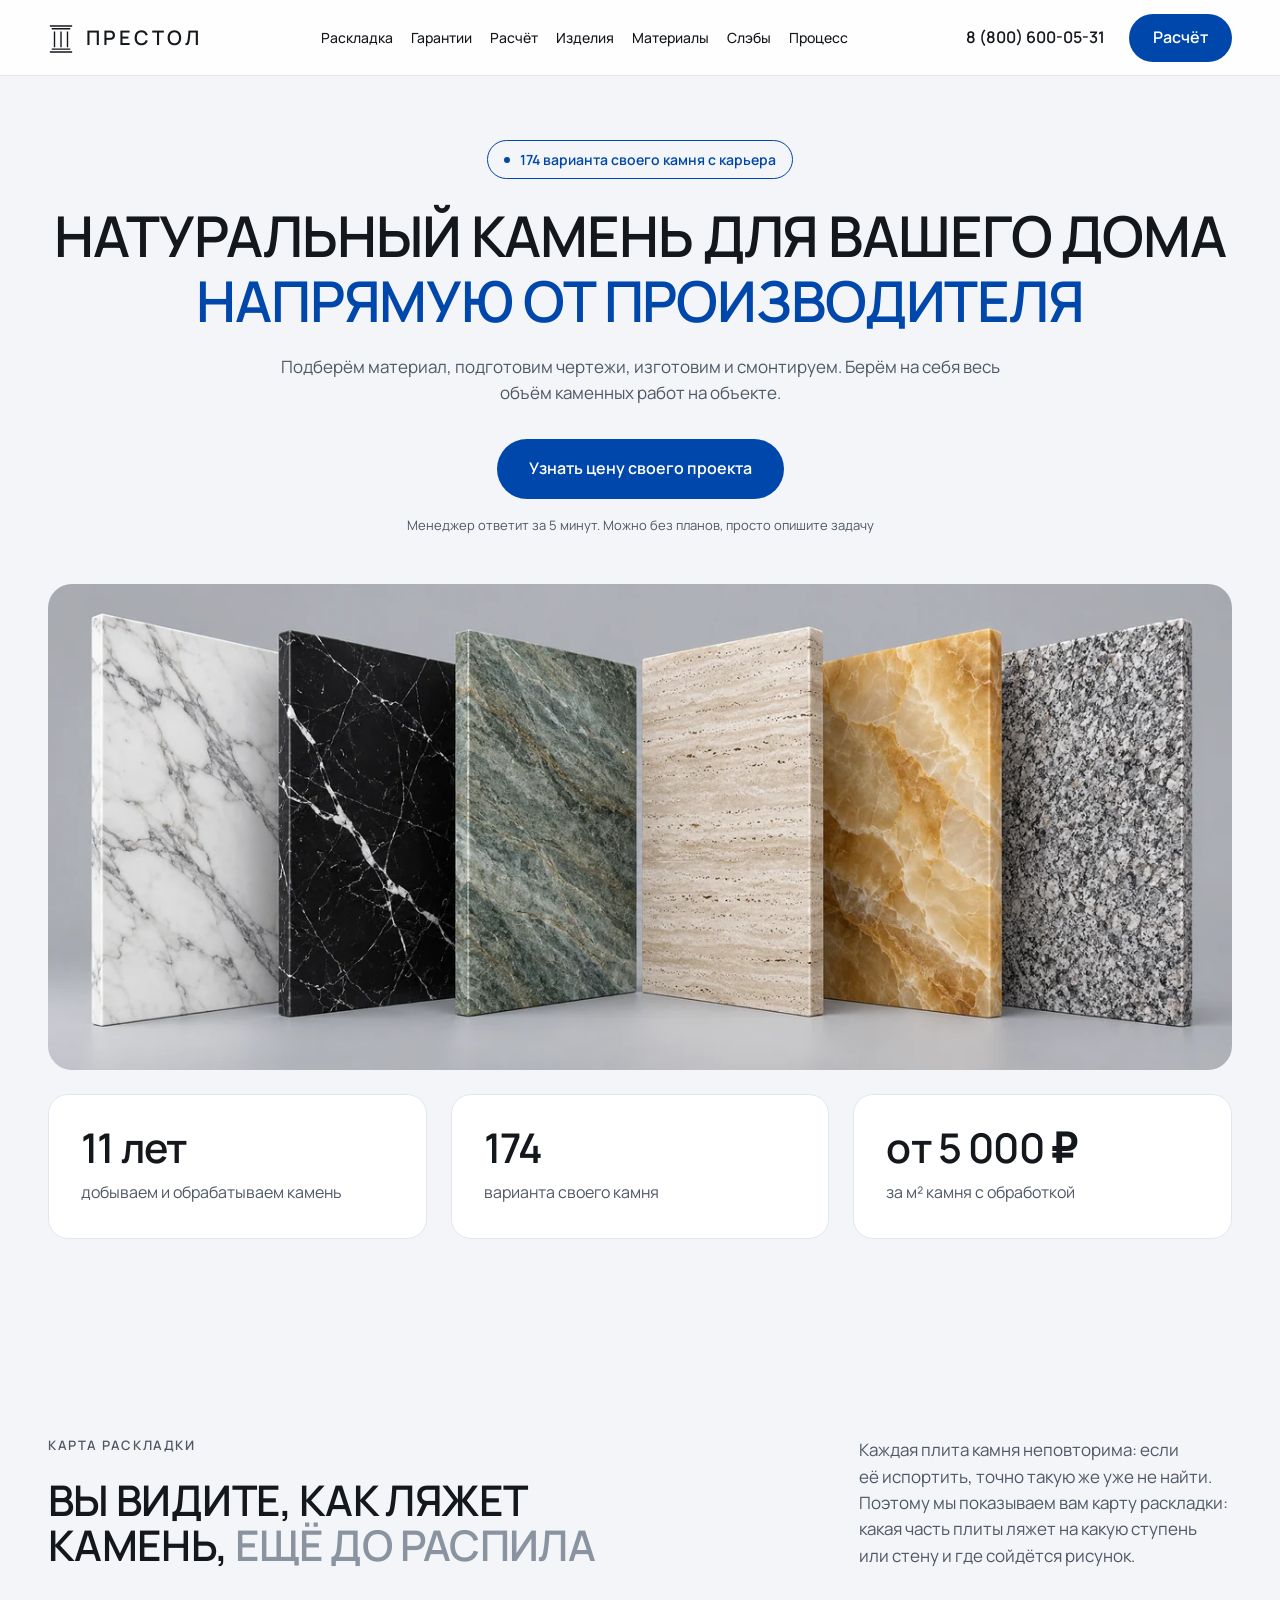
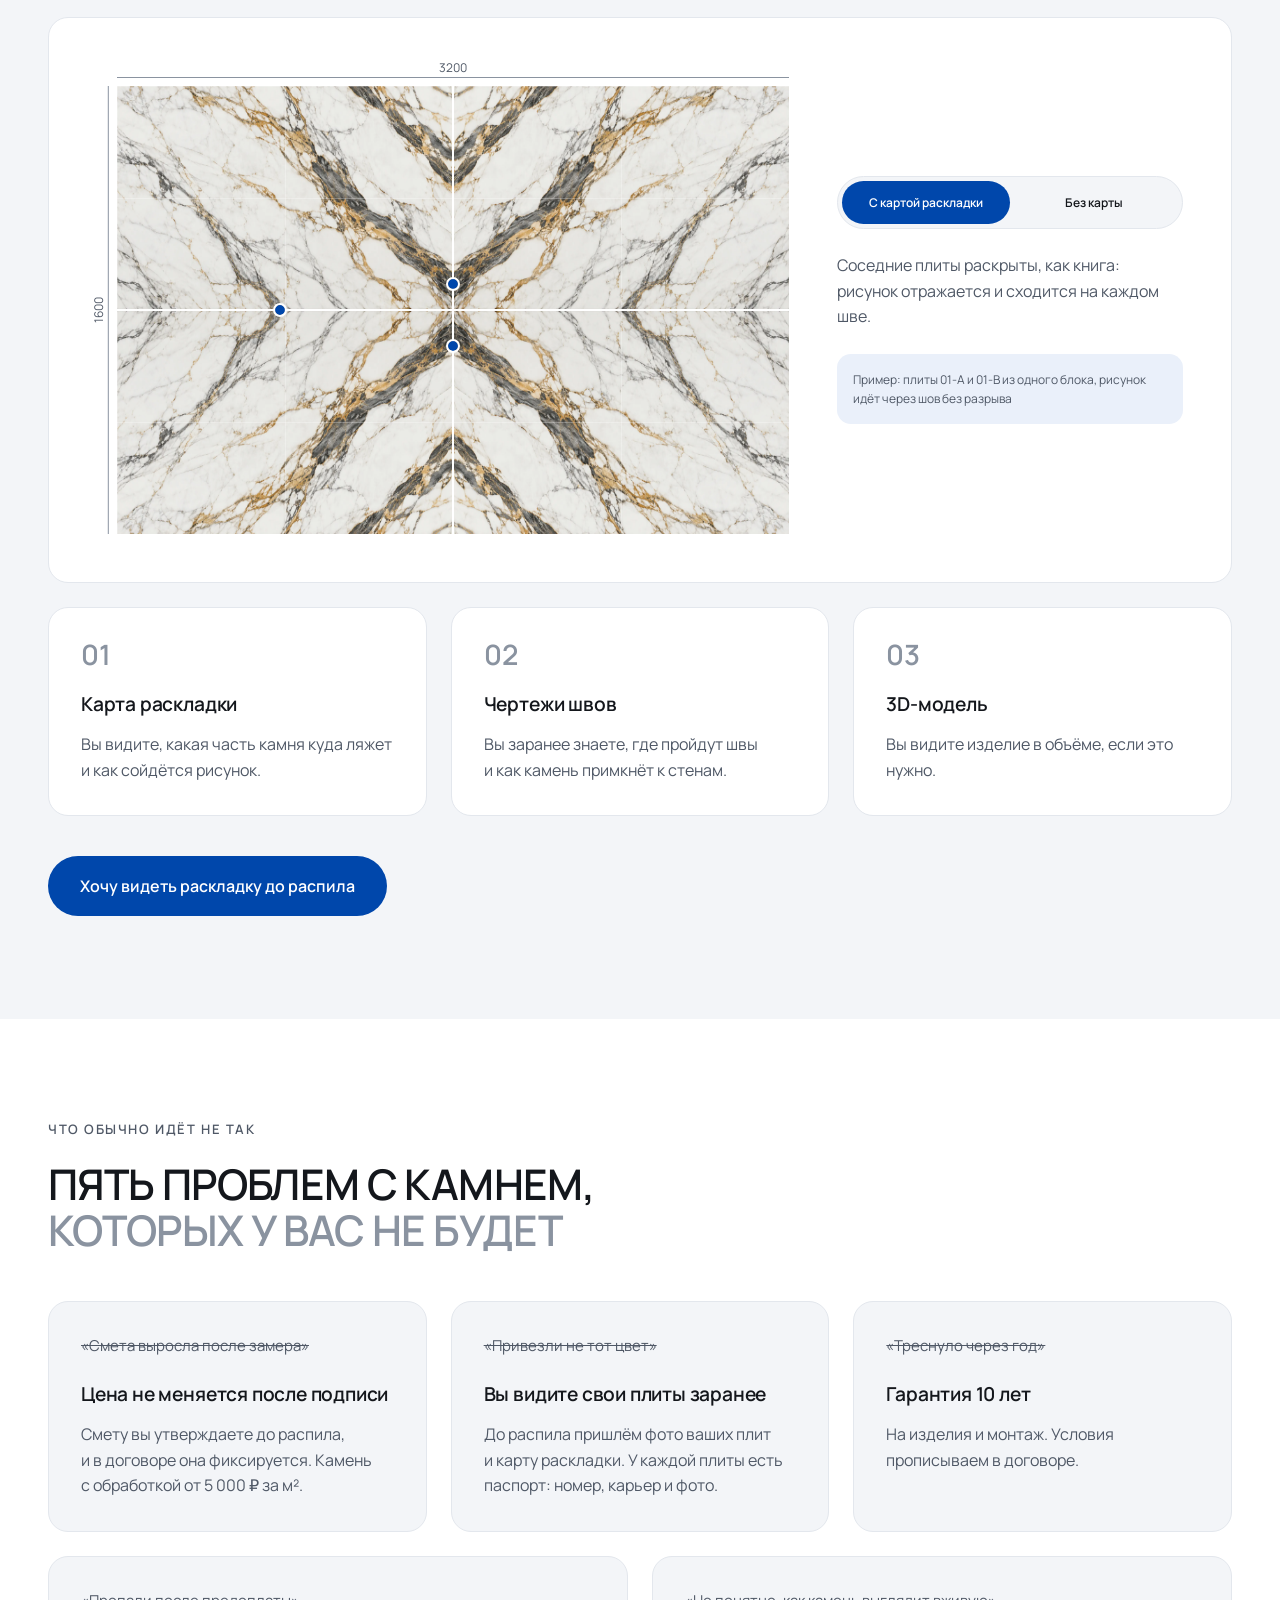
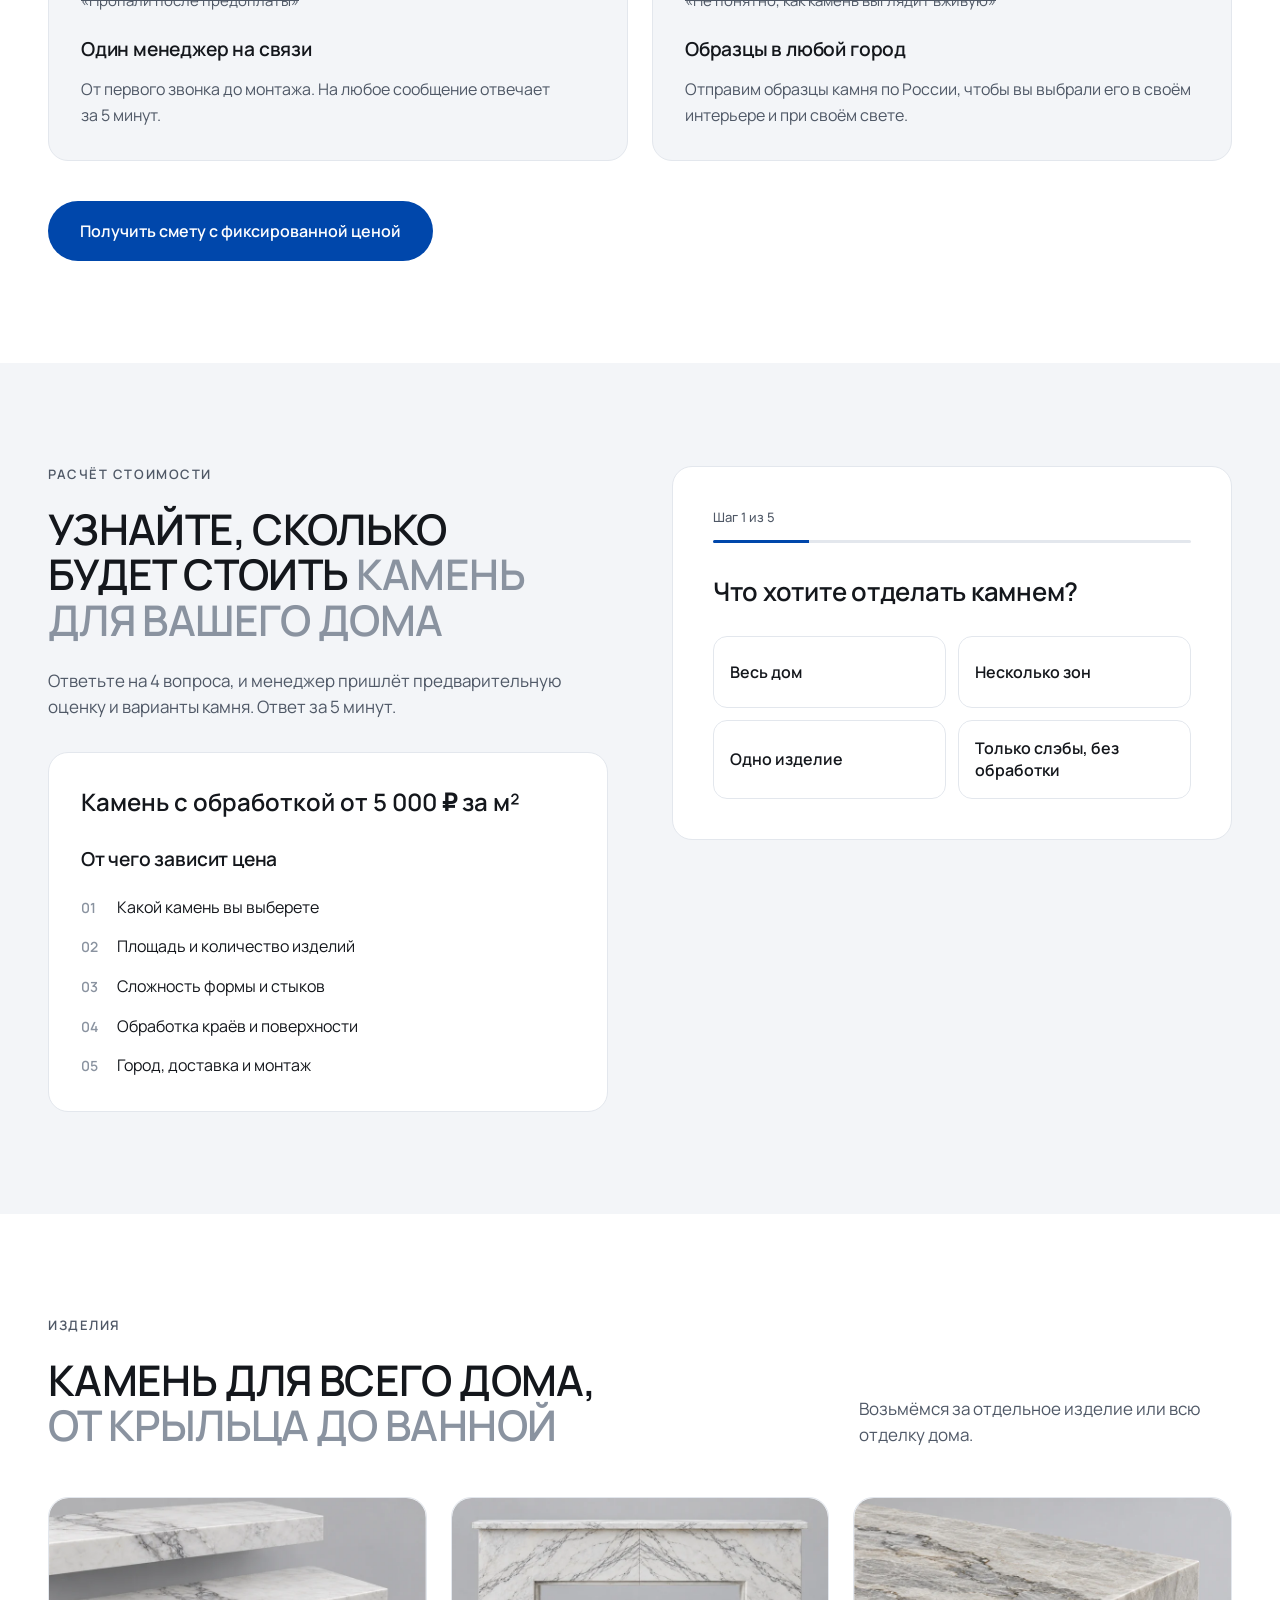
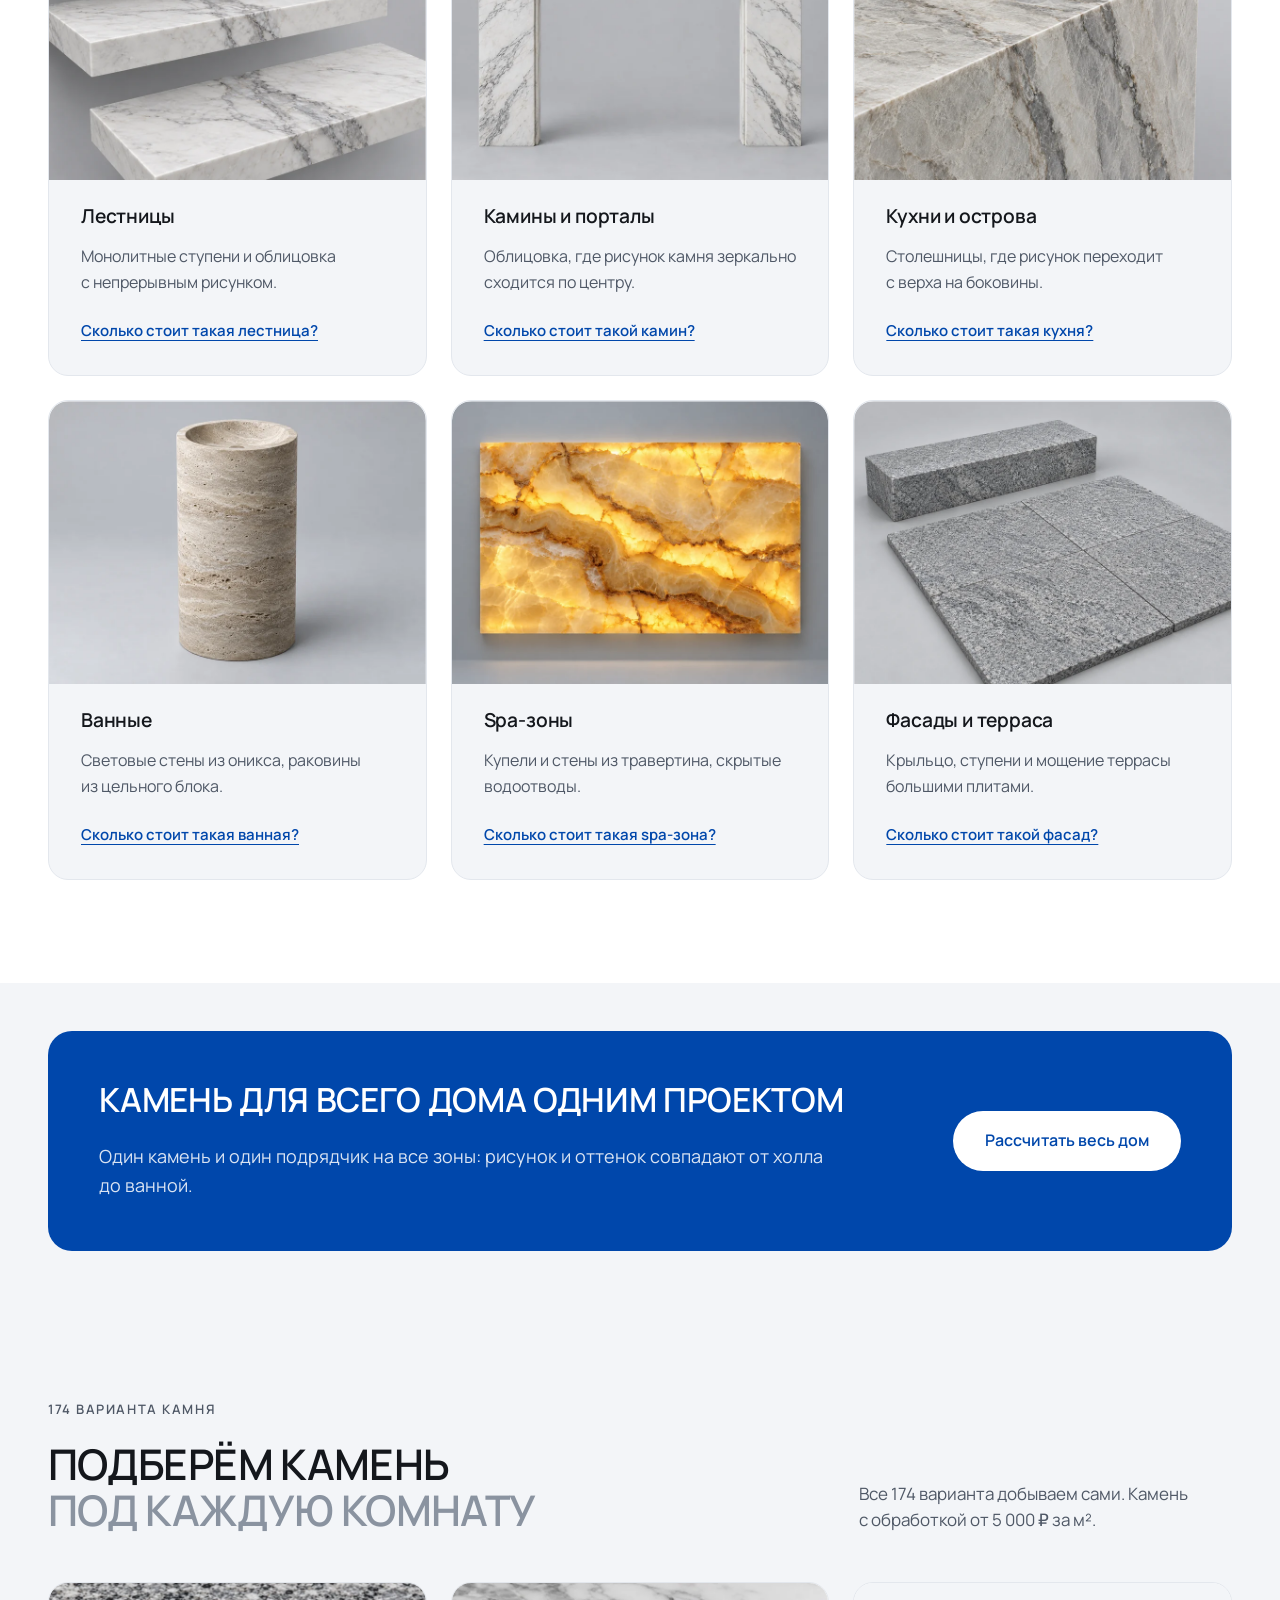
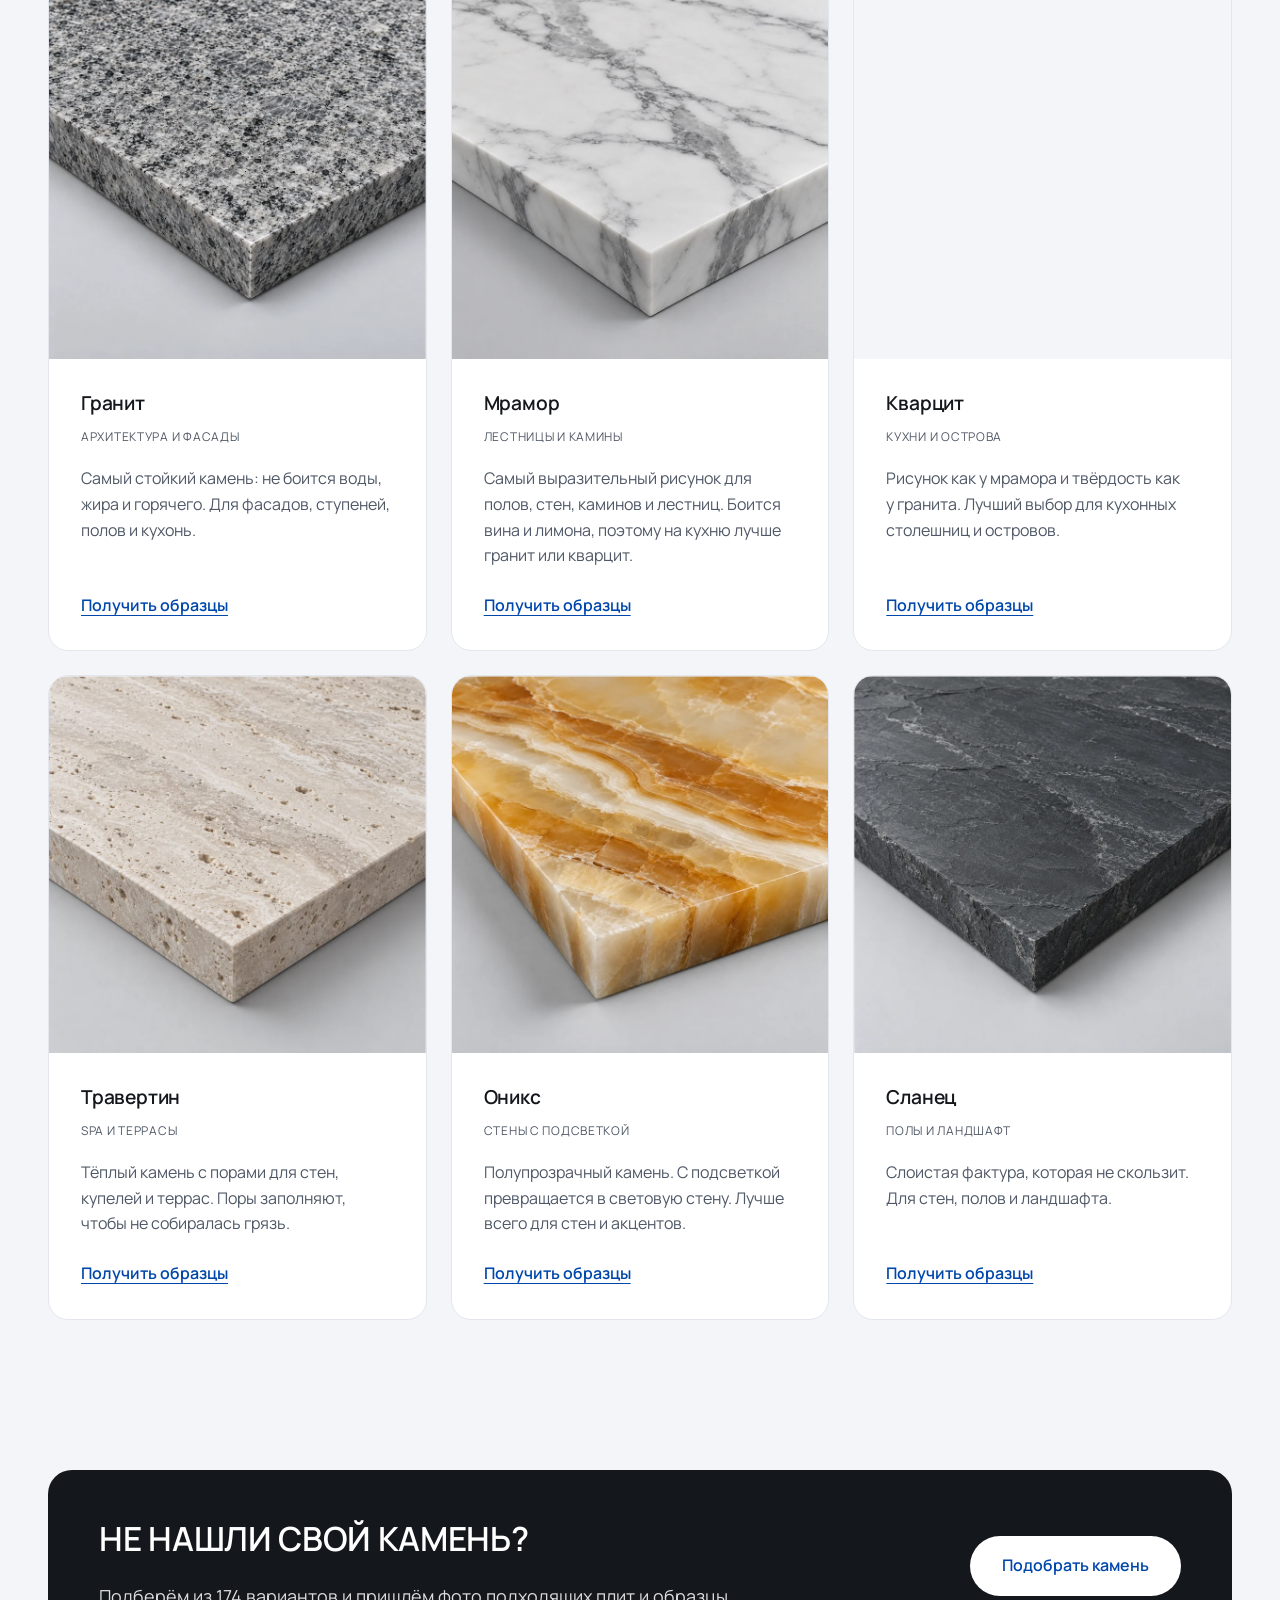
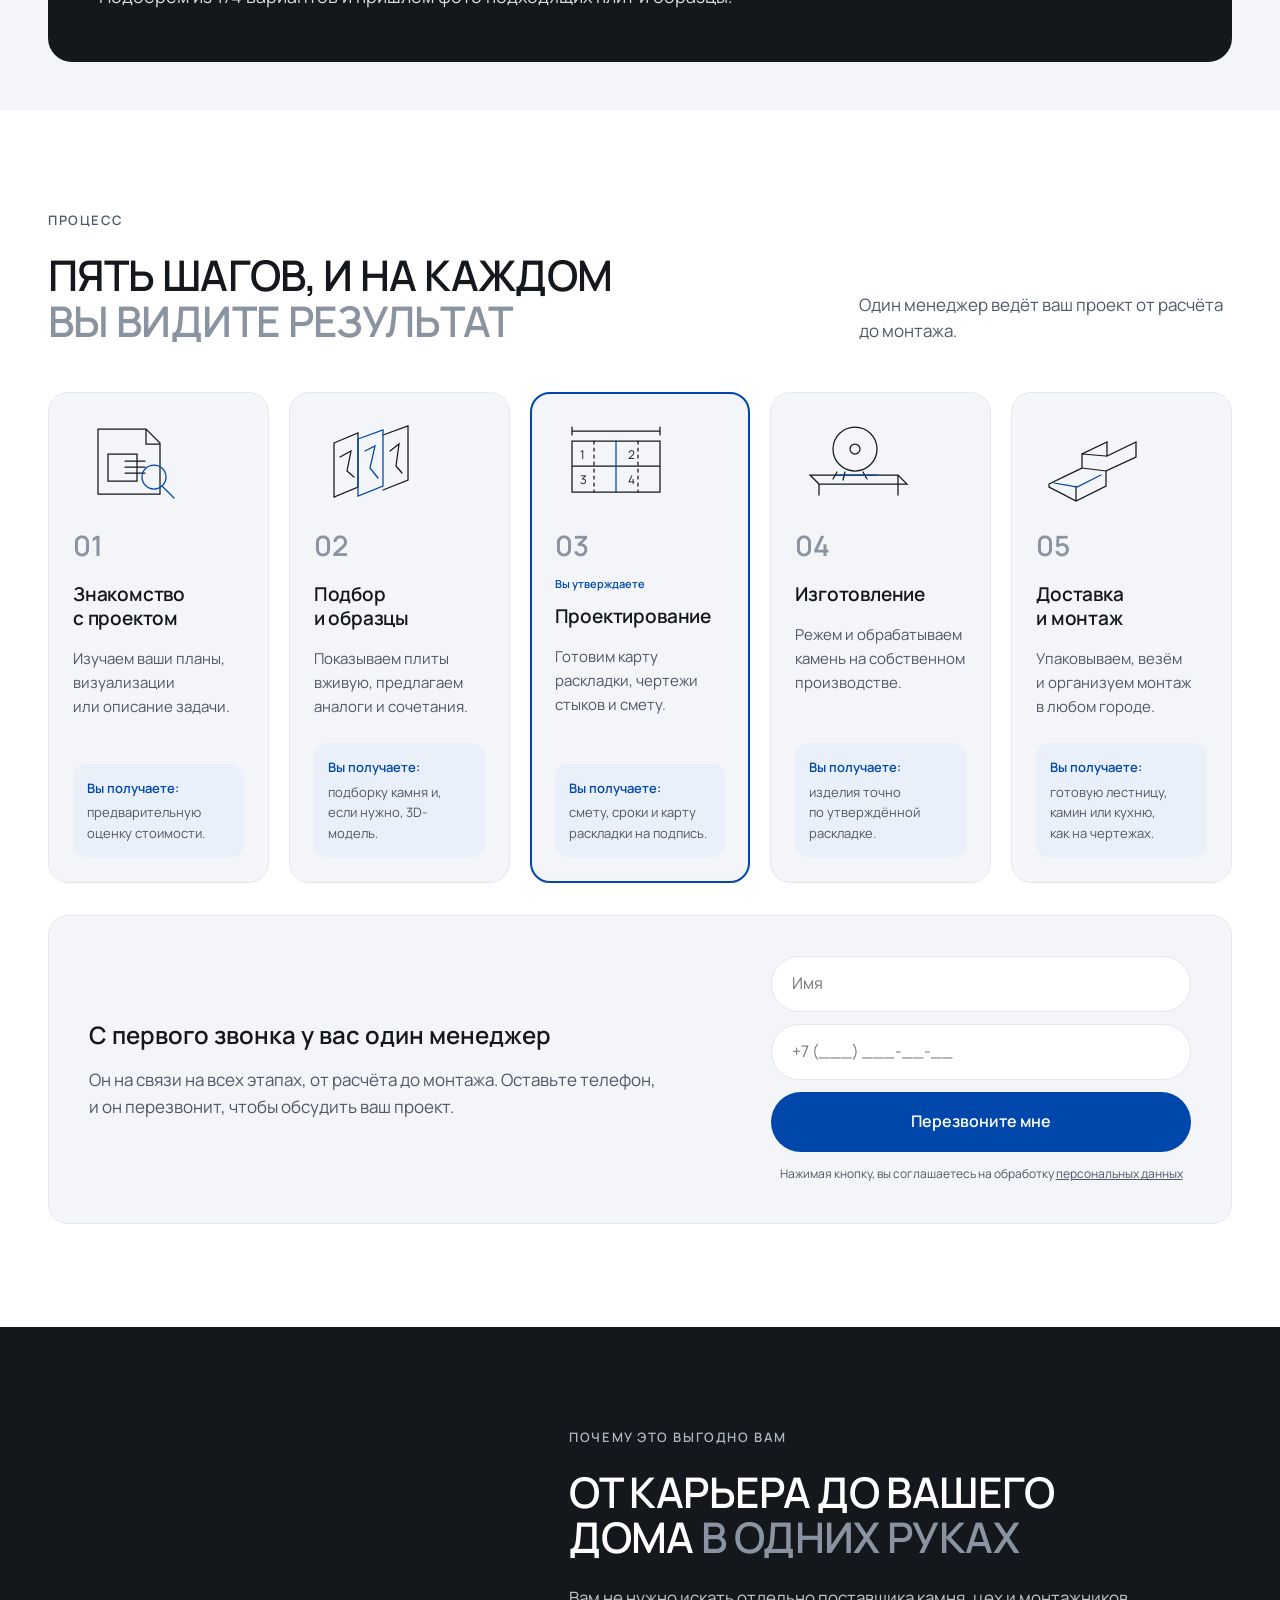
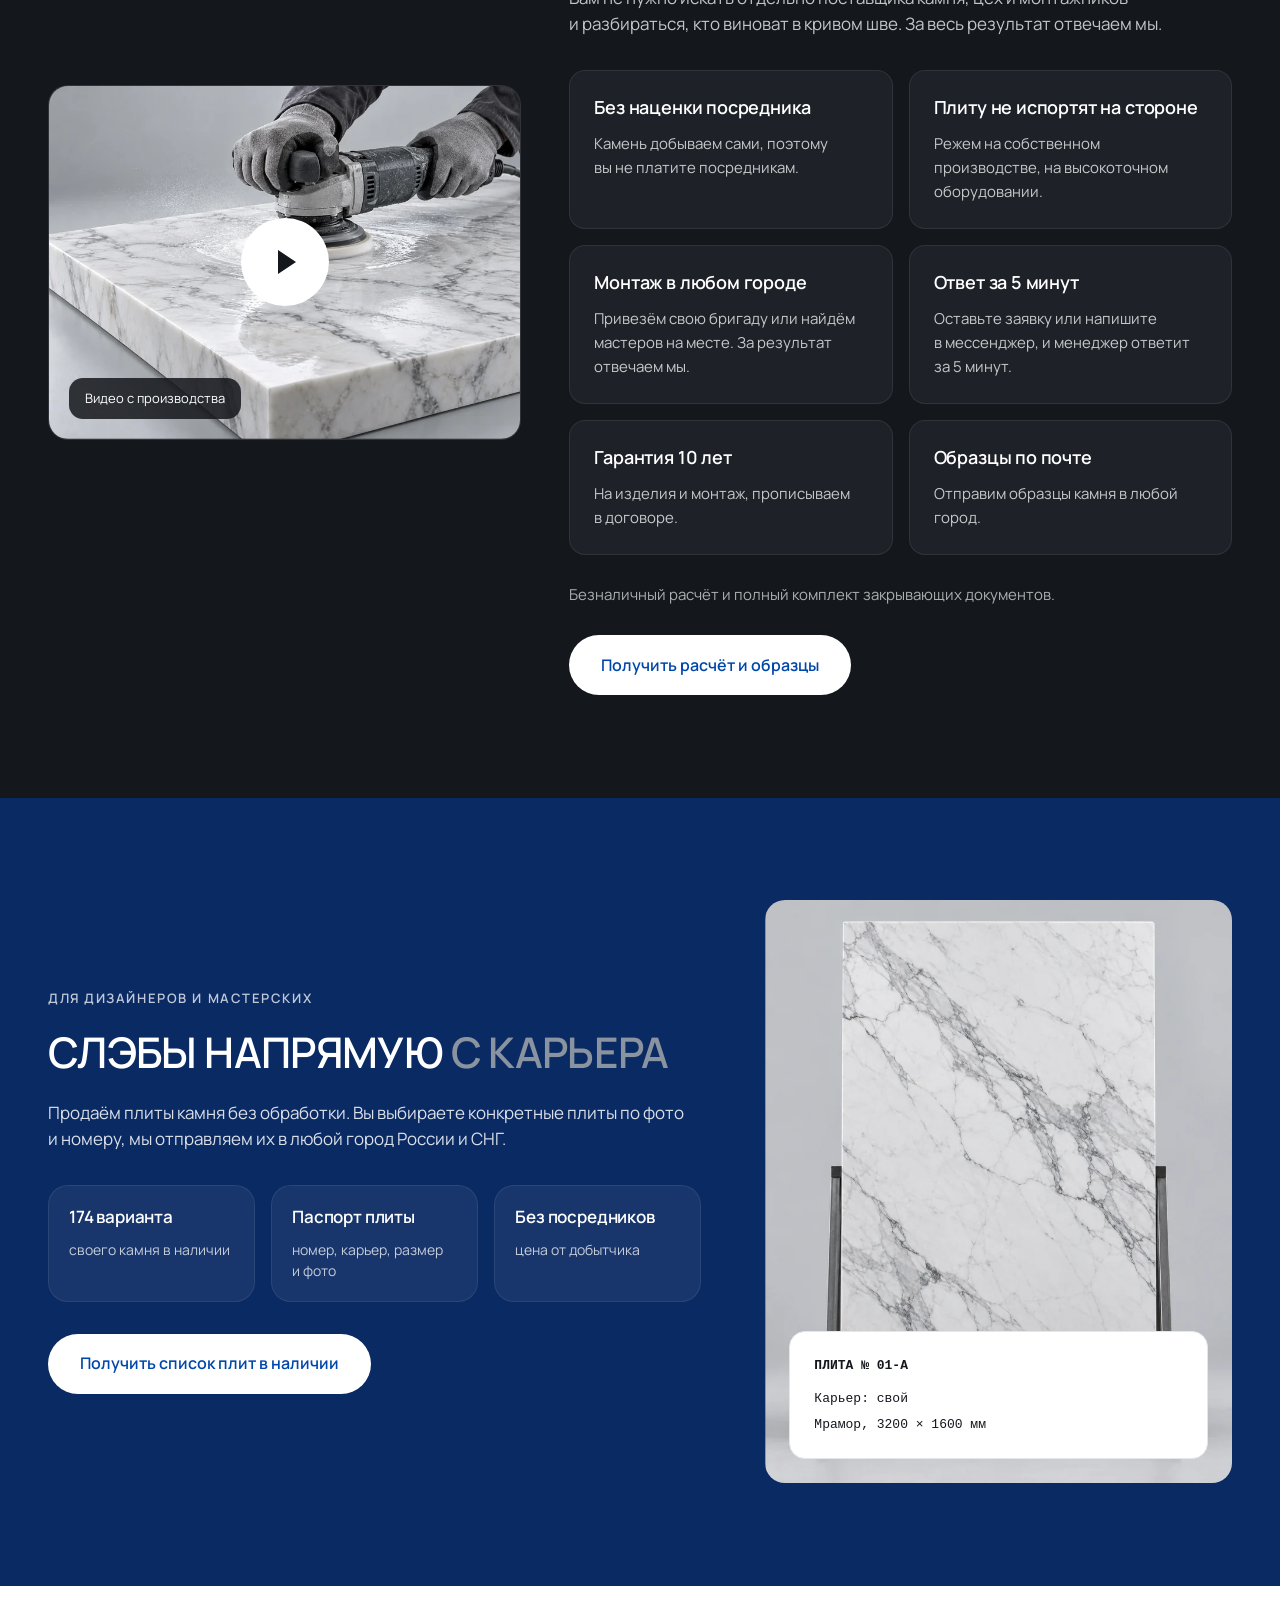
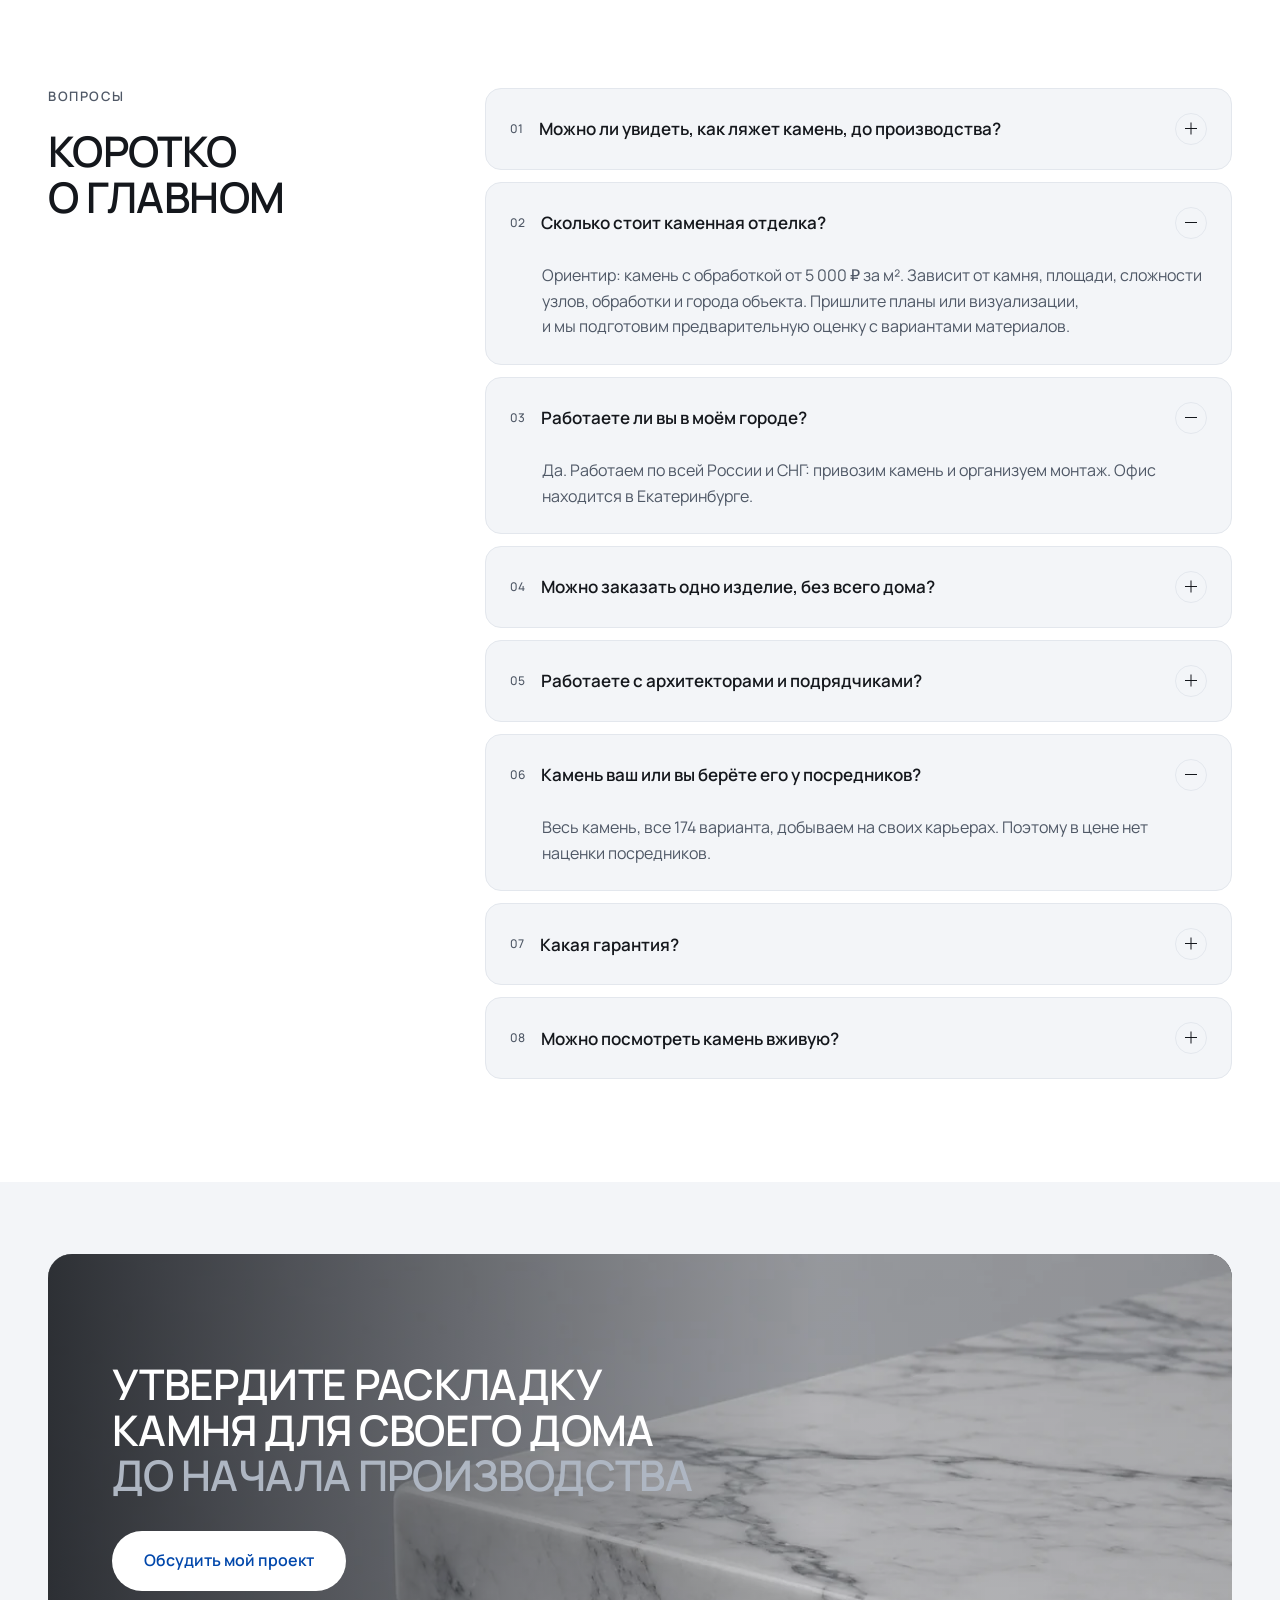
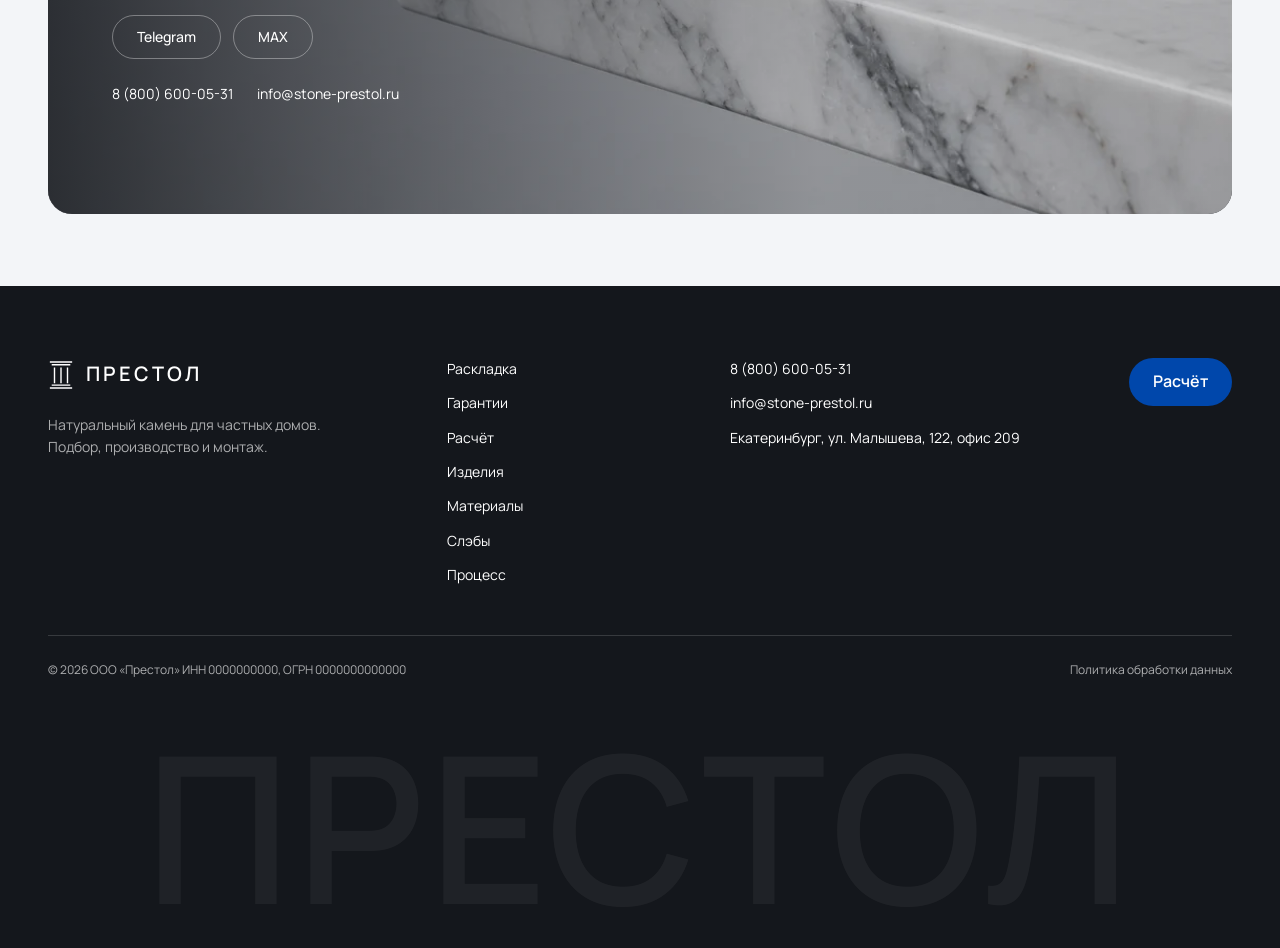
<file: 2026/2026-10/prestol-v5/index.html>
<!doctype html>
<html lang="ru"><head><link href="assets/favicon.svg" rel="icon" type="image/svg+xml"/><link as="font" crossorigin="" href="assets/fonts/font-3.woff2" rel="preload" type="font/woff2"/><meta charset="utf-8"/><meta content="width=device-width, initial-scale=1" name="viewport"/><title>Престол: натуральный камень для частных домов. Подбор, производство, монтаж</title><meta content="Натуральный камень для частного дома напрямую от производителя: 174 варианта своего камня, собственное производство, монтаж в любом городе России. Раскладку каждой плиты показываем до распила." name="description"/><meta content="#F3F5F8" name="theme-color"/><meta content="website" property="og:type"/><meta content="Престол: натуральный камень для частных домов" property="og:title"/><meta content="Камень от производителя: 174 варианта своего камня. Раскладку плит показываем до распила." property="og:description"/><meta content="assets/img/V-O1.webp" property="og:image"/><script defer="" src="js/main.js"></script><noscript><style>.panel{background-image:url(assets/img/S1-1920.webp)}</style></noscript><link href="css/fonts.css" rel="stylesheet"/><link href="css/v5.css" rel="stylesheet"/><link as="image" href="assets/img/V-HERO-1920.webp" imagesizes="100vw" imagesrcset="assets/img/V-HERO-640.webp 640w, assets/img/V-HERO-1280.webp 1280w, assets/img/V-HERO-1920.webp 1920w" rel="preload"/></head><body id="top">
<header class="header"><div class="container header-inner"><a aria-label="Престол, на главную" class="logo" href="#top"><svg aria-hidden="true" viewBox="0 0 28 32"><path d="M2 3h24M4 6h20M7 9v17m7-17v17m7-17v17M4 28h20M2 31h24"></path></svg>ПРЕСТОЛ</a><nav aria-label="Основная навигация"><a href="#raskladka">Раскладка</a><a href="#garantii">Гарантии</a><a href="#raschet">Расчёт</a><a href="#izdeliya">Изделия</a><a href="#materialy">Материалы</a><a href="#slaby">Слэбы</a><a href="#process">Процесс</a></nav><a class="header-phone" data-goal="click_phone" href="tel:88006000531">8&nbsp;(800) 600-05-31</a><a class="button header-cta" href="#raschet">Расчёт</a><a aria-label="Позвонить" class="mobile-phone" data-goal="click_phone" href="tel:88006000531"><svg viewBox="0 0 24 24"><path d="M7 3H4c-4 8 9 21 17 17v-4l-5-2-2 3c-3-1-6-4-7-7l3-2z"></path></svg></a><button aria-controls="mobile-menu" aria-expanded="false" aria-label="Открыть меню" class="menu-toggle"><span></span><span></span></button></div></header><div class="mobile-menu" hidden="" id="mobile-menu"><nav aria-label="Мобильная навигация"><a href="#raskladka">Раскладка</a><a href="#garantii">Гарантии</a><a href="#raschet">Расчёт</a><a href="#izdeliya">Изделия</a><a href="#materialy">Материалы</a><a href="#slaby">Слэбы</a><a href="#process">Процесс</a></nav><a data-goal="click_phone" href="tel:88006000531">8&nbsp;(800) 600-05-31</a><a class="button" href="#raschet">Расчёт</a></div><main><section aria-labelledby="hero-title" class="hero"><div class="container hero-inner"><div class="hero-copy"><p class="hero-pill">174&nbsp;варианта своего камня с&nbsp;карьера</p><h1 id="hero-title">Натуральный камень для вашего дома <em>напрямую от&nbsp;производителя</em></h1><p class="lead">Подберём материал, подготовим чертежи, изготовим и&nbsp;смонтируем. Берём на&nbsp;себя весь объём каменных работ на&nbsp;объекте.</p><a class="button" href="#raschet">Узнать цену своего проекта</a><p class="hint">Менеджер ответит за&nbsp;5&nbsp;минут. Можно без&nbsp;планов, просто опишите задачу<!-- TODO: заглушка, заменить: время ответа менеджера --></p></div><figure class="hero-photo"><img alt="Натуральный камень" decoding="async" fetchpriority="high" height="800" sizes="100vw" src="assets/img/V-HERO-1920.webp" srcset="assets/img/V-HERO-640.webp 640w, assets/img/V-HERO-1280.webp 1280w, assets/img/V-HERO-1920.webp 1920w" width="1920"/></figure><div class="hero-stats"><div><strong><span class="count" data-to="11">11</span>&nbsp;лет</strong><span>добываем и&nbsp;обрабатываем камень</span></div><div><strong><span class="count" data-to="174">174</span></strong><span>варианта своего камня</span></div><div><strong>от&nbsp;5&nbsp;000&nbsp;₽</strong><span>за&nbsp;м² камня с&nbsp;обработкой</span><!-- TODO: заглушка, заменить: цена 5000 --></div></div></div></section><section aria-labelledby="title-3" class="section layout-section" id="raskladka"><div class="container"><div class="section-head reveal"><div><p class="eyebrow">КАРТА РАСКЛАДКИ</p><h2 id="title-3">Вы&nbsp;видите, как&nbsp;ляжет камень, <em>ещё до&nbsp;распила</em></h2></div><p class="lead">Каждая плита камня неповторима: если её&nbsp;испортить, точно такую же&nbsp;уже не&nbsp;найти. Поэтому мы&nbsp;показываем вам карту раскладки: какая часть плиты ляжет на&nbsp;какую ступень или&nbsp;стену и&nbsp;где сойдётся рисунок.</p></div><div class="book-demo reveal"><div aria-label="Четыре зеркальные панели мрамора: прожилки сходятся на швах" class="book-wall" role="img"><span class="dimension horizontal">3200</span><span class="dimension vertical">1600</span><div class="panels matched"><div class="panel"></div><div class="panel"></div><div class="panel"></div><div class="panel"></div></div><div aria-hidden="true" class="panels mismatched"><div class="panel"></div><div class="panel"></div><div class="panel"></div><div class="panel"></div></div><div class="technical-grid"></div><span class="seam-marker m1"></span><span class="seam-marker m2"></span><span class="seam-marker m3"></span></div><div class="book-controls"><div aria-label="Режим раскладки" class="segmented" role="group"><button aria-pressed="true" data-layout="matched">С&nbsp;картой раскладки</button><button aria-pressed="false" data-layout="mismatched">Без карты</button></div><p aria-live="polite" id="layout-caption">Соседние плиты раскрыты, как&nbsp;книга: рисунок отражается и&nbsp;сходится на&nbsp;каждом шве.</p><p class="technical">Пример: плиты 01-A и&nbsp;01-B из&nbsp;одного блока, рисунок идёт через шов без&nbsp;разрыва</p></div></div><div class="three-columns layout-points reveal">
<article><span class="number">01</span><h3>Карта раскладки</h3><p>Вы&nbsp;видите, какая часть камня куда ляжет и&nbsp;как&nbsp;сойдётся рисунок.</p></article>
<article><span class="number">02</span><h3>Чертежи швов</h3><p>Вы&nbsp;заранее знаете, где пройдут швы и&nbsp;как&nbsp;камень примкнёт к&nbsp;стенам.</p></article>
<article><span class="number">03</span><h3>3D-модель</h3><p>Вы&nbsp;видите изделие в&nbsp;объёме, если это нужно.</p></article>
</div>
<div class="section-cta reveal"><a class="button" href="#raschet">Хочу видеть раскладку до&nbsp;распила</a></div></div></section><section aria-labelledby="title-garantii" class="section fears" id="garantii"><div class="container"><div class="fears-heading reveal"><p class="eyebrow">ЧТО ОБЫЧНО ИДЁТ НЕ&nbsp;ТАК</p><h2 id="title-garantii">Пять проблем с&nbsp;камнем, <em>которых у&nbsp;вас не&nbsp;будет</em></h2></div><div class="fears-grid"><article class="fear-card reveal"><p class="fear-quote">«Смета выросла после замера»</p><h3>Цена не&nbsp;меняется после подписи</h3><p>Смету вы&nbsp;утверждаете до&nbsp;распила, и&nbsp;в&nbsp;договоре она фиксируется. Камень с&nbsp;обработкой от&nbsp;5&nbsp;000&nbsp;₽ за&nbsp;м².</p><!-- TODO: заглушка, заменить: цена 5000 и формулировка фиксации --></article><article class="fear-card reveal"><p class="fear-quote">«Привезли не&nbsp;тот цвет»</p><h3>Вы&nbsp;видите свои плиты заранее</h3><p>До&nbsp;распила пришлём фото ваших плит и&nbsp;карту раскладки. У&nbsp;каждой плиты есть паспорт: номер, карьер и&nbsp;фото.</p></article><article class="fear-card reveal"><p class="fear-quote">«Треснуло через год»</p><h3>Гарантия 10&nbsp;лет</h3><p>На&nbsp;изделия и&nbsp;монтаж. Условия прописываем в&nbsp;договоре.</p><!-- TODO: заглушка, заменить: срок гарантии --></article><article class="fear-card reveal"><p class="fear-quote">«Пропали после предоплаты»</p><h3>Один менеджер на&nbsp;связи</h3><p>От&nbsp;первого звонка до&nbsp;монтажа. На&nbsp;любое сообщение отвечает за&nbsp;5&nbsp;минут.</p><!-- TODO: заглушка, заменить: время ответа менеджера --></article><article class="fear-card reveal"><p class="fear-quote">«Не&nbsp;понятно, как камень выглядит вживую»</p><h3>Образцы в&nbsp;любой город</h3><p>Отправим образцы камня по&nbsp;России, чтобы вы&nbsp;выбрали его в&nbsp;своём интерьере и&nbsp;при своём свете.</p></article></div><div class="section-cta reveal"><a class="button" href="#raschet">Получить смету с&nbsp;фиксированной ценой</a></div></div></section><section aria-labelledby="title-9" class="section calculation" id="raschet"><div class="container calculation-grid"><div class="reveal"><p class="eyebrow">РАСЧЁТ СТОИМОСТИ</p><h2 id="title-9">Узнайте, сколько будет стоить <em>камень для&nbsp;вашего дома</em></h2><p class="lead">Ответьте на&nbsp;4&nbsp;вопроса, и&nbsp;менеджер пришлёт предварительную оценку и&nbsp;варианты камня. Ответ за&nbsp;5&nbsp;минут.</p><!-- TODO: заглушка, заменить: время ответа менеджера -->
<div class="calc-lists"><div class="calc-box"><p class="calc-price">Камень с&nbsp;обработкой от&nbsp;5&nbsp;000&nbsp;₽ за&nbsp;м²</p><!-- TODO: заглушка, заменить: цена 5000 --><h3 class="list-title">От&nbsp;чего зависит цена</h3><ol class="numbered-list"><li>Какой камень вы&nbsp;выберете</li><li>Площадь и&nbsp;количество изделий</li><li>Сложность формы и&nbsp;стыков</li><li>Обработка краёв и&nbsp;поверхности</li><li>Город, доставка и&nbsp;монтаж</li></ol></div></div>
</div><div class="form-card reveal"><form id="estimate-form" novalidate=""><div class="quiz-progress"><p aria-live="polite">Шаг <span id="quiz-step-number">1</span> из&nbsp;5</p><div aria-label="Шаг 1 из 5" aria-valuemax="5" aria-valuemin="1" aria-valuenow="1" class="quiz-track" role="progressbar"><span id="quiz-progress-fill"></span></div></div><input id="scope" name="scope" type="hidden" value=""/><input id="stone" name="stone" type="hidden" value=""/><input id="stage" name="stage" type="hidden" value=""/><input id="channel" name="channel" type="hidden" value=""/><input id="zone" name="zone" type="hidden" value=""/><div aria-labelledby="quiz-title-1" class="quiz-step" data-step="1" role="group"><h3 id="quiz-title-1" tabindex="-1">Что хотите отделать камнем?</h3><div class="quiz-options"><button aria-pressed="false" class="quiz-option" data-answer="Весь дом" data-field="scope" type="button">Весь дом</button><button aria-pressed="false" class="quiz-option" data-answer="Несколько зон" data-field="scope" type="button">Несколько зон</button><button aria-pressed="false" class="quiz-option" data-answer="Одно изделие" data-field="scope" type="button">Одно изделие</button><button aria-pressed="false" class="quiz-option" data-answer="Только слэбы, без обработки" data-field="scope" type="button">Только слэбы, без обработки</button></div></div><div aria-labelledby="quiz-title-2" class="quiz-step" data-step="2" hidden="" role="group"><h3 id="quiz-title-2" tabindex="-1">Какой камень нравится?</h3><div class="quiz-options"><button aria-pressed="false" class="quiz-option" data-answer="Мрамор" data-field="stone" type="button">Мрамор</button><button aria-pressed="false" class="quiz-option" data-answer="Гранит" data-field="stone" type="button">Гранит</button><button aria-pressed="false" class="quiz-option" data-answer="Кварцит" data-field="stone" type="button">Кварцит</button><button aria-pressed="false" class="quiz-option" data-answer="Травертин" data-field="stone" type="button">Травертин</button><button aria-pressed="false" class="quiz-option" data-answer="Оникс" data-field="stone" type="button">Оникс</button><button aria-pressed="false" class="quiz-option" data-answer="Сланец" data-field="stone" type="button">Сланец</button><button aria-pressed="false" class="quiz-option" data-answer="Пока не знаю" data-field="stone" type="button">Пока не&nbsp;знаю</button></div></div><div aria-labelledby="quiz-title-3" class="quiz-step" data-step="3" hidden="" role="group"><h3 id="quiz-title-3" tabindex="-1">На&nbsp;какой стадии дом?</h3><div class="quiz-options"><button aria-pressed="false" class="quiz-option" data-answer="Проект" data-field="stage" type="button">Проект</button><button aria-pressed="false" class="quiz-option" data-answer="Стройка" data-field="stage" type="button">Стройка</button><button aria-pressed="false" class="quiz-option" data-answer="Отделка" data-field="stage" type="button">Отделка</button><button aria-pressed="false" class="quiz-option" data-answer="Дом готов" data-field="stage" type="button">Дом готов</button></div></div><div aria-labelledby="quiz-title-4" class="quiz-step" data-step="4" hidden="" role="group"><h3 id="quiz-title-4" tabindex="-1">Куда удобнее получить расчёт?</h3><div class="quiz-options"><button aria-pressed="false" class="quiz-option" data-answer="Telegram" data-field="channel" type="button">Telegram</button><button aria-pressed="false" class="quiz-option" data-answer="MAX" data-field="channel" type="button">MAX</button><button aria-pressed="false" class="quiz-option" data-answer="Звонок" data-field="channel" type="button">Звонок</button></div></div><div aria-labelledby="quiz-title-5" class="quiz-step" data-step="5" hidden="" role="group"><h3 id="quiz-title-5" tabindex="-1">Куда прислать расчёт?</h3><p class="quiz-zone" hidden="" id="quiz-zone">Вы&nbsp;выбрали: <span id="quiz-zone-name"></span></p><div class="field"><label for="name">Имя <span aria-hidden="true">*</span></label><input aria-describedby="name-error" autocomplete="name" id="name" name="name" required=""/><span class="error" id="name-error"></span></div><div class="field"><label for="phone">Телефон <span aria-hidden="true">*</span></label><input aria-describedby="phone-error" autocomplete="tel" id="phone" name="phone" placeholder="+7 (___) ___-__-__" required="" type="tel"/><span class="error" id="phone-error"></span></div><details class="more-fields"><summary>Добавить файлы и&nbsp;комментарий</summary><div class="field"><label for="files">Файлы</label><label class="drop-zone" for="files" id="drop-zone"><span>Перетащите планы или нажмите, чтобы выбрать</span><small>PDF, JPG, PNG, DWG до&nbsp;25&nbsp;МБ</small><input accept=".pdf,.jpg,.jpeg,.png,.dwg" aria-describedby="files-error" id="files" multiple="" type="file"/></label><ul id="file-list"></ul><span aria-live="polite" class="error" id="files-error"></span></div><div class="field"><label for="comment">Опишите задачу</label><textarea id="comment" name="comment" rows="3"></textarea></div></details><!-- TODO: ссылка на утверждённую политику обработки персональных данных --><label class="consent"><input aria-describedby="consent-error" id="consent" name="consent" required="" type="checkbox"/><span>Согласен на&nbsp;обработку <a href="#policy">персональных данных</a></span></label><span class="error" id="consent-error"></span><button class="button submit" type="submit">Получить расчёт</button><p class="hint form-phone">Нет времени? Позвоните: <a data-goal="click_phone" href="tel:88006000531">8&nbsp;(800) 600-05-31</a></p><p class="error" id="submit-error" role="alert"></p></div><button class="text-link quiz-back" hidden="" id="quiz-back" type="button">← Назад</button></form><div hidden="" id="form-success" tabindex="-1"><h3>Заявка отправлена</h3><p>Менеджер ответит за&nbsp;5&nbsp;минут и&nbsp;пришлёт расчёт туда, куда вы&nbsp;выбрали.</p><!-- TODO: заглушка, заменить: время ответа менеджера --><button class="text-link" id="reset-form" type="button">Отправить ещё одну</button></div></div></div></section><section aria-labelledby="title-4" class="section products" id="izdeliya"><div class="container"><div class="section-head reveal"><div><p class="eyebrow">ИЗДЕЛИЯ</p><h2 id="title-4">Камень для всего дома, <em>от&nbsp;крыльца до&nbsp;ванной</em></h2></div><p class="lead">Возьмёмся за&nbsp;отдельное изделие или&nbsp;всю отделку дома.</p></div>






<div class="product-grid"><article class="product product-1 reveal"><figure class="product-image"><img alt="Лестницы" decoding="async" height="900" loading="lazy" sizes="(max-width:700px) 100vw, (max-width:1000px) 50vw, 33vw" src="assets/img/V-P1-1200.webp" srcset="assets/img/V-P1-400.webp 400w, assets/img/V-P1-800.webp 800w, assets/img/V-P1-1200.webp 1200w" width="1200"/></figure><div class="product-title"><h3>Лестницы</h3></div><p class="">Монолитные ступени и&nbsp;облицовка с&nbsp;непрерывным рисунком.</p><a class="price-link" data-zone="Лестница" href="#raschet">Сколько стоит такая лестница?</a></article><article class="product product-2 reveal"><figure class="product-image"><img alt="Камины и&nbsp;порталы" decoding="async" height="900" loading="lazy" sizes="(max-width:700px) 100vw, (max-width:1000px) 50vw, 33vw" src="assets/img/V-P2-1200.webp" srcset="assets/img/V-P2-400.webp 400w, assets/img/V-P2-800.webp 800w, assets/img/V-P2-1200.webp 1200w" width="1200"/></figure><div class="product-title"><h3>Камины и&nbsp;порталы</h3></div><p class="">Облицовка, где рисунок камня зеркально сходится по&nbsp;центру.</p><a class="price-link" data-zone="Камин" href="#raschet">Сколько стоит такой камин?</a></article><article class="product product-3 reveal"><figure class="product-image"><img alt="Кухни и&nbsp;острова" decoding="async" height="900" loading="lazy" sizes="(max-width:700px) 100vw, (max-width:1000px) 50vw, 33vw" src="assets/img/V-P3-1200.webp" srcset="assets/img/V-P3-400.webp 400w, assets/img/V-P3-800.webp 800w, assets/img/V-P3-1200.webp 1200w" width="1200"/></figure><div class="product-title"><h3>Кухни и&nbsp;острова</h3></div><p class="">Столешницы, где рисунок переходит с&nbsp;верха на&nbsp;боковины.</p><a class="price-link" data-zone="Кухня" href="#raschet">Сколько стоит такая кухня?</a></article><article class="product product-4 reveal"><figure class="product-image"><img alt="Ванные" decoding="async" height="900" loading="lazy" sizes="(max-width:700px) 100vw, (max-width:1000px) 50vw, 33vw" src="assets/img/V-P4-1200.webp" srcset="assets/img/V-P4-400.webp 400w, assets/img/V-P4-800.webp 800w, assets/img/V-P4-1200.webp 1200w" width="1200"/></figure><div class="product-title"><h3>Ванные</h3></div><p class="">Световые стены из&nbsp;оникса, раковины из&nbsp;цельного блока.</p><a class="price-link" data-zone="Ванная" href="#raschet">Сколько стоит такая ванная?</a></article><article class="product product-5 reveal"><figure class="product-image"><img alt="Spa-зоны" decoding="async" height="900" loading="lazy" sizes="(max-width:700px) 100vw, (max-width:1000px) 50vw, 33vw" src="assets/img/V-P5-1200.webp" srcset="assets/img/V-P5-400.webp 400w, assets/img/V-P5-800.webp 800w, assets/img/V-P5-1200.webp 1200w" width="1200"/></figure><div class="product-title"><h3>Spa-зоны</h3></div><p class="">Купели и&nbsp;стены из&nbsp;травертина, скрытые водоотводы.</p><a class="price-link" data-zone="Spa-зона" href="#raschet">Сколько стоит такая spa-зона?</a></article><article class="product product-6 reveal"><figure class="product-image"><img alt="Фасады и&nbsp;терраса" decoding="async" height="900" loading="lazy" sizes="(max-width:700px) 100vw, (max-width:1000px) 50vw, 33vw" src="assets/img/V-P6-1200.webp" srcset="assets/img/V-P6-400.webp 400w, assets/img/V-P6-800.webp 800w, assets/img/V-P6-1200.webp 1200w" width="1200"/></figure><div class="product-title"><h3>Фасады и&nbsp;терраса</h3></div><p class="">Крыльцо, ступени и&nbsp;мощение террасы большими плитами.</p><a class="price-link" data-zone="Фасад и терраса" href="#raschet">Сколько стоит такой фасад?</a></article></div></div></section><section aria-labelledby="banner-a-title" class="promo-section" id="banner-a"><div class="container"><div class="promo-card reveal"><div><h2 id="banner-a-title">Камень для всего дома одним проектом</h2><p>Один камень и&nbsp;один подрядчик на&nbsp;все зоны: рисунок и&nbsp;оттенок совпадают от&nbsp;холла до&nbsp;ванной.</p></div><a class="button" href="#raschet" id="whole-house-cta">Рассчитать весь дом</a></div></div></section><section aria-labelledby="title-5" class="section materials" id="materialy"><div class="container"><div class="section-head reveal"><div><p class="eyebrow">174&nbsp;ВАРИАНТА КАМНЯ</p><h2 id="title-5">Подберём камень <em>под&nbsp;каждую комнату</em></h2></div><p class="lead">Все 174&nbsp;варианта добываем сами. Камень с&nbsp;обработкой от&nbsp;5&nbsp;000&nbsp;₽ за&nbsp;м².</p><!-- TODO: заглушка, заменить: цена 5000 --></div><div class="material-grid"><article class="material-card reveal"><figure><img alt="Гранит" decoding="async" height="1200" loading="lazy" sizes="(max-width:700px) 100vw, (max-width:1000px) 50vw, 33vw" src="assets/img/V-M1-1200.webp" srcset="assets/img/V-M1-400.webp 400w, assets/img/V-M1-800.webp 800w, assets/img/V-M1-1200.webp 1200w" width="1200"/></figure><div class="material-content"><h3>Гранит</h3><p class="material-tag">АРХИТЕКТУРА И&nbsp;ФАСАДЫ</p><p class="material-description">Самый стойкий камень: не&nbsp;боится воды, жира и&nbsp;горячего. Для фасадов, ступеней, полов и&nbsp;кухонь.</p><a class="text-link" data-stone="Гранит" href="#raschet">Получить образцы</a></div></article><article class="material-card reveal"><figure><img alt="Мрамор" decoding="async" height="1200" loading="lazy" sizes="(max-width:700px) 100vw, (max-width:1000px) 50vw, 33vw" src="assets/img/V-M2-1200.webp" srcset="assets/img/V-M2-400.webp 400w, assets/img/V-M2-800.webp 800w, assets/img/V-M2-1200.webp 1200w" width="1200"/></figure><div class="material-content"><h3>Мрамор</h3><p class="material-tag">ЛЕСТНИЦЫ И&nbsp;КАМИНЫ</p><p class="material-description">Самый выразительный рисунок для полов, стен, каминов и&nbsp;лестниц. Боится вина и&nbsp;лимона, поэтому на&nbsp;кухню лучше гранит или кварцит.</p><a class="text-link" data-stone="Мрамор" href="#raschet">Получить образцы</a></div></article><article class="material-card reveal"><figure><img alt="Кварцит" decoding="async" height="1200" loading="lazy" sizes="(max-width:700px) 100vw, (max-width:1000px) 50vw, 33vw" src="assets/img/V-M3-1200.webp" srcset="assets/img/V-M3-400.webp 400w, assets/img/V-M3-800.webp 800w, assets/img/V-M3-1200.webp 1200w" width="1200"/></figure><div class="material-content"><h3>Кварцит</h3><p class="material-tag">КУХНИ И&nbsp;ОСТРОВА</p><p class="material-description">Рисунок как у&nbsp;мрамора и&nbsp;твёрдость как у&nbsp;гранита. Лучший выбор для кухонных столешниц и&nbsp;островов.</p><a class="text-link" data-stone="Кварцит" href="#raschet">Получить образцы</a></div></article><article class="material-card reveal"><figure><img alt="Травертин" decoding="async" height="1200" loading="lazy" sizes="(max-width:700px) 100vw, (max-width:1000px) 50vw, 33vw" src="assets/img/V-M4-1200.webp" srcset="assets/img/V-M4-400.webp 400w, assets/img/V-M4-800.webp 800w, assets/img/V-M4-1200.webp 1200w" width="1200"/></figure><div class="material-content"><h3>Травертин</h3><p class="material-tag">SPA И&nbsp;ТЕРРАСЫ</p><p class="material-description">Тёплый камень с&nbsp;порами для стен, купелей и&nbsp;террас. Поры заполняют, чтобы не&nbsp;собиралась грязь.</p><a class="text-link" data-stone="Травертин" href="#raschet">Получить образцы</a></div></article><article class="material-card reveal"><figure><img alt="Оникс" decoding="async" height="1200" loading="lazy" sizes="(max-width:700px) 100vw, (max-width:1000px) 50vw, 33vw" src="assets/img/V-M5-1200.webp" srcset="assets/img/V-M5-400.webp 400w, assets/img/V-M5-800.webp 800w, assets/img/V-M5-1200.webp 1200w" width="1200"/></figure><div class="material-content"><h3>Оникс</h3><p class="material-tag">СТЕНЫ С&nbsp;ПОДСВЕТКОЙ</p><p class="material-description">Полупрозрачный камень. С&nbsp;подсветкой превращается в&nbsp;световую стену. Лучше всего для стен и&nbsp;акцентов.</p><a class="text-link" data-stone="Оникс" href="#raschet">Получить образцы</a></div></article><article class="material-card reveal"><figure><img alt="Сланец" decoding="async" height="1200" loading="lazy" sizes="(max-width:700px) 100vw, (max-width:1000px) 50vw, 33vw" src="assets/img/V-M6-1200.webp" srcset="assets/img/V-M6-400.webp 400w, assets/img/V-M6-800.webp 800w, assets/img/V-M6-1200.webp 1200w" width="1200"/></figure><div class="material-content"><h3>Сланец</h3><p class="material-tag">ПОЛЫ И&nbsp;ЛАНДШАФТ</p><p class="material-description">Слоистая фактура, которая не&nbsp;скользит. Для стен, полов и&nbsp;ландшафта.</p><a class="text-link" data-stone="Сланец" href="#raschet">Получить образцы</a></div></article></div></div></section><section aria-labelledby="banner-b-title" class="promo-section promo-dark" id="banner-b"><div class="container"><div class="promo-card reveal"><div><h2 id="banner-b-title">Не&nbsp;нашли свой камень?</h2><p>Подберём из&nbsp;174&nbsp;вариантов и&nbsp;пришлём фото подходящих плит и&nbsp;образцы.</p></div><a class="button" href="#raschet">Подобрать камень</a></div></div></section><section aria-labelledby="title-6" class="section process" id="process"><div class="container"><div class="section-head reveal"><div><p class="eyebrow">ПРОЦЕСС</p><h2 id="title-6">Пять шагов, и&nbsp;на&nbsp;каждом <em>вы&nbsp;видите результат</em></h2></div><p class="lead">Один менеджер ведёт ваш проект от&nbsp;расчёта до&nbsp;монтажа.</p></div><div class="timeline">
<article class="step reveal"><svg aria-hidden="true" class="drawing" viewBox="0 0 120 90"><path d="M25 12h48l14 14v51H25zM73 12v15h14M35 37h29v27H35zM52 44h20m-20 6h20m-20 6h20"></path><g class="accent"><circle cx="81" cy="60" r="12"></circle><path d="m89 69 12 12"></path></g></svg><div class="step-body"><span class="number">01</span><h3>Знакомство с&nbsp;проектом</h3><p class="">Изучаем ваши планы, визуализации или&nbsp;описание задачи.</p><p class="result"><b>Вы&nbsp;получаете:</b> предварительную оценку стоимости.</p></div></article>
<article class="step reveal"><svg aria-hidden="true" class="drawing" viewBox="0 0 120 90"><path d="m20 26 24-10v54L20 80zm49-8 25-9v54l-25 10M26 40l11-6-4 20 7 6m36-26 9-7-3 22 6 7"></path><g class="accent"><path d="m44 22 25-9v56L44 79zM51 34l10-5-5 22 8 10"></path></g></svg><div class="step-body"><span class="number">02</span><h3>Подбор и&nbsp;образцы</h3><p class="">Показываем плиты вживую, предлагаем аналоги и&nbsp;сочетания.</p><p class="result"><b>Вы&nbsp;получаете:</b> подборку камня и, если нужно, 3D-модель.</p></div></article>
<article class="step reveal key-step"><svg aria-hidden="true" class="drawing" viewBox="0 0 120 90"><path d="M17 24h88v51H17zM17 49h88M17 14h88m-88-4v8m88-8v8"></path><path d="M39 24v51m44-51v51" stroke-dasharray="3 4"></path><path class="accent" d="M61 24v51"></path><text x="25" y="42">1</text><text x="73" y="42">2</text><text x="25" y="67">3</text><text x="73" y="67">4</text></svg><div class="step-body"><span class="number">03</span><span class="approval">Вы&nbsp;утверждаете</span><h3>Проектирование</h3><p class="">Готовим карту раскладки, чертежи стыков и&nbsp;смету.</p><p class="result"><b>Вы&nbsp;получаете:</b> смету, сроки и&nbsp;карту раскладки на&nbsp;подпись.</p></div></article>
<article class="step reveal"><svg aria-hidden="true" class="drawing" viewBox="0 0 120 90"><circle cx="60" cy="32" r="22"></circle><circle cx="60" cy="32" r="5"></circle><path d="M15 58h88l9 9H24zm9 9v11m79-20v20M42 55l-4 7m12-7-2 8m20-8 4 7"></path><path class="accent" d="M42 58h40"></path></svg><div class="step-body"><span class="number">04</span><h3>Изготовление</h3><p class="">Режем и&nbsp;обрабатываем камень на&nbsp;собственном производстве.</p><p class="result"><b>Вы&nbsp;получаете:</b> изделия точно по&nbsp;утверждённой раскладке.</p></div></article>
<article class="step reveal"><svg aria-hidden="true" class="drawing" viewBox="0 0 120 90"><path d="m13 67 33-16V37l25-12v14l29-14v15L70 54v15L40 84 13 70zm33-16 24 3M46 37l24 2M70 54l30-14M40 69v15"></path><path class="accent" d="m18 66 23 4 24-12"></path></svg><div class="step-body"><span class="number">05</span><h3>Доставка и&nbsp;монтаж</h3><p class="">Упаковываем, везём и&nbsp;организуем монтаж в&nbsp;любом городе.</p><p class="result"><b>Вы&nbsp;получаете:</b> готовую лестницу, камин или&nbsp;кухню, как&nbsp;на&nbsp;чертежах.</p></div></article>
</div><div class="manager reveal"><div class="manager-text"><p class="manager-title">С&nbsp;первого звонка у&nbsp;вас один менеджер</p><p>Он&nbsp;на&nbsp;связи на&nbsp;всех этапах, от&nbsp;расчёта до&nbsp;монтажа. Оставьте телефон, и&nbsp;он&nbsp;перезвонит, чтобы обсудить ваш проект.</p></div><form class="quick-form" id="quick-form" novalidate=""><label class="sr-only" for="quick-name">Имя</label><input autocomplete="name" id="quick-name" name="name" placeholder="Имя"/><label class="sr-only" for="quick-phone">Телефон</label><input autocomplete="tel" id="quick-phone" name="phone" placeholder="+7 (___) ___-__-__" required="" type="tel"/><button class="button" type="submit">Перезвоните мне</button><p class="quick-note">Нажимая кнопку, вы&nbsp;соглашаетесь на&nbsp;обработку <a href="#policy">персональных данных</a></p><p aria-live="polite" class="quick-status" role="status"></p><!-- TODO: заглушка, заменить: время ответа менеджера --></form></div></div></section><section aria-labelledby="title-7" class="section production"><div class="container production-grid"><div class="production-images reveal"><figure class="factory-main"><img alt="Видео с производства" decoding="async" height="900" loading="lazy" sizes="(max-width:700px) 100vw, (max-width:1000px) 50vw, 33vw" src="assets/img/V-WORK-1200.webp" srcset="assets/img/V-WORK-400.webp 400w, assets/img/V-WORK-800.webp 800w, assets/img/V-WORK-1200.webp 1200w" width="1200"/><!-- TODO: заменить на реальное видео с производства --><button aria-controls="production-toast" aria-label="Видео с производства" class="video-play" type="button"><span aria-hidden="true"></span></button><span class="video-label">Видео с&nbsp;производства</span><div class="video-toast" hidden="" id="production-toast" role="status">Видео скоро появится здесь</div></figure></div><div class="reveal"><p class="eyebrow">ПОЧЕМУ ЭТО ВЫГОДНО ВАМ</p><h2 id="title-7">От&nbsp;карьера до&nbsp;вашего дома <em>в&nbsp;одних руках</em></h2><p class="lead">Вам не&nbsp;нужно искать отдельно поставщика камня, цех и&nbsp;монтажников и&nbsp;разбираться, кто виноват в&nbsp;кривом шве. За&nbsp;весь результат отвечаем мы.</p><div class="production-points"><article><h3>Без&nbsp;наценки посредника</h3><p>Камень добываем сами, поэтому вы&nbsp;не&nbsp;платите посредникам.</p></article><article><h3>Плиту не&nbsp;испортят на&nbsp;стороне</h3><p>Режем на&nbsp;собственном производстве, на&nbsp;высокоточном оборудовании.</p></article><article><h3>Монтаж в&nbsp;любом городе</h3><p>Привезём свою бригаду или&nbsp;найдём мастеров на&nbsp;месте. За&nbsp;результат отвечаем мы.</p></article><article><h3>Ответ за&nbsp;5&nbsp;минут</h3><p>Оставьте заявку или&nbsp;напишите в&nbsp;мессенджер, и&nbsp;менеджер ответит за&nbsp;5&nbsp;минут.</p><!-- TODO: заглушка, заменить: время ответа менеджера --></article><article><h3>Гарантия 10&nbsp;лет</h3><p>На&nbsp;изделия и&nbsp;монтаж, прописываем в&nbsp;договоре.</p><!-- TODO: заглушка, заменить: срок гарантии --></article><article><h3>Образцы по&nbsp;почте</h3><p>Отправим образцы камня в&nbsp;любой город.</p></article></div><p class="production-documents">Безналичный расчёт и&nbsp;полный комплект закрывающих документов.</p><a class="button" href="#raschet">Получить расчёт и&nbsp;образцы</a></div></div></section><section aria-labelledby="title-slaby" class="section slabs" id="slaby"><div class="container slabs-grid"><div class="slabs-copy reveal"><p class="eyebrow">ДЛЯ ДИЗАЙНЕРОВ И&nbsp;МАСТЕРСКИХ</p><h2 id="title-slaby">Слэбы напрямую <em>с&nbsp;карьера</em></h2><p class="lead">Продаём плиты камня без обработки. Вы&nbsp;выбираете конкретные плиты по&nbsp;фото и&nbsp;номеру, мы&nbsp;отправляем их&nbsp;в&nbsp;любой город России и&nbsp;СНГ.</p><div class="slabs-points"><div><h3>174&nbsp;варианта</h3><p>своего камня в&nbsp;наличии</p></div><div><h3>Паспорт плиты</h3><p>номер, карьер, размер и&nbsp;фото</p></div><div><h3>Без посредников</h3><p>цена от&nbsp;добытчика</p></div></div><a class="button" href="#raschet" id="slabs-cta">Получить список плит в&nbsp;наличии</a></div><div class="slab-stage reveal"><div class="slab-image"><img alt="Мрамор" decoding="async" height="1500" loading="lazy" sizes="(max-width:700px) 100vw, (max-width:1000px) 50vw, 33vw" src="assets/img/V-SLAB-1200.webp" srcset="assets/img/V-SLAB-400.webp 400w, assets/img/V-SLAB-800.webp 800w, assets/img/V-SLAB-1200.webp 1200w" width="1200"/></div><!-- TODO: заглушка, заменить: данные паспорта конкретной плиты --><div class="slab-passport"><strong>ПЛИТА № 01-A</strong><span>Карьер: свой</span><span>Мрамор, 3200&nbsp;× 1600&nbsp;мм</span></div></div></div></section><section aria-labelledby="title-10" class="section faq"><div class="container faq-grid"><div class="reveal"><p class="eyebrow">ВОПРОСЫ</p><h2 id="title-10">Коротко о&nbsp;главном</h2></div><div class="faq-list reveal">
<details><summary><span class="faq-number">01</span><span>Можно ли&nbsp;увидеть, как ляжет камень, до&nbsp;производства?</span><span aria-hidden="true" class="plus"></span></summary><p class="">Да. Показываем карту раскладки: какая часть плиты куда ляжет и&nbsp;где сойдётся рисунок.</p></details>
<details open=""><summary><span class="faq-number">02</span><span>Сколько стоит каменная отделка?</span><span aria-hidden="true" class="plus"></span></summary><p class="">Ориентир: камень с&nbsp;обработкой от&nbsp;5&nbsp;000&nbsp;₽ за&nbsp;м². Зависит от&nbsp;камня, площади, сложности узлов, обработки и&nbsp;города объекта. Пришлите планы или визуализации, и&nbsp;мы&nbsp;подготовим предварительную оценку с&nbsp;вариантами материалов.</p><!-- TODO: заглушка, заменить: цена 5000 --></details>
<details open=""><summary><span class="faq-number">03</span><span>Работаете ли&nbsp;вы&nbsp;в&nbsp;моём городе?</span><span aria-hidden="true" class="plus"></span></summary><p class="">Да. Работаем по&nbsp;всей России и&nbsp;СНГ: привозим камень и&nbsp;организуем монтаж. Офис находится в&nbsp;Екатеринбурге.</p></details>
<details><summary><span class="faq-number">04</span><span>Можно заказать одно изделие, без всего дома?</span><span aria-hidden="true" class="plus"></span></summary><p class="">Да. Берём отдельное сложное изделие, одну зону или комплексную отделку.</p></details>
<details><summary><span class="faq-number">05</span><span>Работаете с&nbsp;архитекторами и&nbsp;подрядчиками?</span><span aria-hidden="true" class="plus"></span></summary><p class="">Да. Архитектору поможем подобрать камень и&nbsp;проработать узлы, подрядчику согласуем производство и&nbsp;монтаж с&nbsp;графиком стройки.</p></details>
<details open=""><summary><span class="faq-number">06</span><span>Камень ваш или&nbsp;вы&nbsp;берёте его у&nbsp;посредников?</span><span aria-hidden="true" class="plus"></span></summary><p>Весь камень, все 174&nbsp;варианта, добываем на&nbsp;своих карьерах. Поэтому в&nbsp;цене нет наценки посредников.</p></details><details><summary><span class="faq-number">07</span><span>Какая гарантия?</span><span aria-hidden="true" class="plus"></span></summary><p>10&nbsp;лет на&nbsp;изделия и&nbsp;монтаж. Условия прописываем в&nbsp;договоре.</p><!-- TODO: заглушка, заменить: срок гарантии --></details><details><summary><span class="faq-number">08</span><span>Можно посмотреть камень вживую?</span><span aria-hidden="true" class="plus"></span></summary><p>Да. Отправим образцы камня в&nbsp;любой город России, чтобы вы&nbsp;выбрали его при своём свете.</p></details></div></div></section><section aria-labelledby="final-title" class="final-cta"><div class="container"><div class="final-frame"><img alt="Натуральный камень" class="cta-image" decoding="async" height="800" loading="lazy" sizes="100vw" src="assets/img/V-FINAL-1920.webp" srcset="assets/img/V-FINAL-640.webp 640w, assets/img/V-FINAL-1280.webp 1280w, assets/img/V-FINAL-1920.webp 1920w" width="1920"/><div class="final-content"><h2 id="final-title">Утвердите раскладку камня для своего дома<br/><em>до&nbsp;начала производства</em></h2><a class="button" href="#raschet">Обсудить мой проект</a><div class="messengers"><a class="msg msg-tg" data-goal="click_telegram" href="https://t.me/" rel="noopener" target="_blank">Telegram</a><!-- TODO: заглушка, заменить: ссылка Telegram --><a class="msg msg-max" data-goal="click_max" href="https://max.ru/" rel="noopener" target="_blank">MAX</a><!-- TODO: заглушка, заменить: ссылка MAX --></div><p class="cta-contacts"><a data-goal="click_phone" href="tel:88006000531">8&nbsp;(800) 600-05-31</a><a href="mailto:info@stone-prestol.ru">info@stone-prestol.ru</a></p></div></div></div></section></main><footer><div class="container"><div class="footer-grid"><div><a aria-label="Престол, на главную" class="logo" href="#top"><svg aria-hidden="true" viewBox="0 0 28 32"><path d="M2 3h24M4 6h20M7 9v17m7-17v17m7-17v17M4 28h20M2 31h24"></path></svg>ПРЕСТОЛ</a><p class="">Натуральный камень для частных домов. Подбор, производство и&nbsp;монтаж.</p></div><nav aria-label="Навигация в подвале"><a href="#raskladka">Раскладка</a><a href="#garantii">Гарантии</a><a href="#raschet">Расчёт</a><a href="#izdeliya">Изделия</a><a href="#materialy">Материалы</a><a href="#slaby">Слэбы</a><a href="#process">Процесс</a></nav><address><a data-goal="click_phone" href="tel:88006000531">8&nbsp;(800) 600-05-31</a><a href="mailto:info@stone-prestol.ru">info@stone-prestol.ru</a><a href="https://yandex.ru/maps/?text=Екатеринбург,%20ул.%20Малышева,%20122" rel="noopener" target="_blank">Екатеринбург, ул. Малышева, 122, офис 209</a></address><div><a class="button" href="#raschet">Расчёт</a></div></div><div class="footer-bottom"><span>© 2026&nbsp;ООО «Престол»<!-- TODO: ИНН и ОГРН от владельца --> ИНН 0000000000, ОГРН 0000000000000<!-- TODO: реальные реквизиты --></span><!-- TODO: предоставить текст политики и заменить #policy рабочей ссылкой --><a href="#policy" id="policy">Политика обработки данных</a></div><div aria-hidden="true" class="footer-word" data-word="ПРЕСТОЛ"></div></div></footer><div class="mobile-sticky" hidden=""><a aria-label="Написать в&nbsp;Telegram" class="msg-icon" data-goal="click_telegram" href="https://t.me/" rel="noopener" target="_blank">TG</a><!-- TODO: заглушка, заменить: ссылка Telegram --><a class="button" href="#raschet">Узнать цену</a></div></body></html>
</file>
<file: 2026/2026-10/prestol-v4/css/fonts.css>
@font-face {
  font-family: 'Cormorant Garamond';
  font-style: italic;
  font-weight: 500;
  font-display: swap;
  src: url(../assets/fonts/font-0.woff2) format('woff2');
}
@font-face {
  font-family: 'Cormorant Garamond';
  font-style: normal;
  font-weight: 500;
  font-display: swap;
  src: url(../assets/fonts/font-1.woff2) format('woff2');
}
@font-face {
  font-family: 'Cormorant Garamond';
  font-style: normal;
  font-weight: 600;
  font-display: swap;
  src: url(../assets/fonts/font-2.woff2) format('woff2');
}
@font-face {
  font-family: 'Manrope';
  font-style: normal;
  font-weight: 400;
  font-display: swap;
  src: url(../assets/fonts/font-3.woff2) format('woff2');
}
@font-face {
  font-family: 'Manrope';
  font-style: normal;
  font-weight: 500;
  font-display: swap;
  src: url(../assets/fonts/font-4.woff2) format('woff2');
}
@font-face {
  font-family: 'Manrope';
  font-style: normal;
  font-weight: 600;
  font-display: swap;
  src: url(../assets/fonts/font-5.woff2) format('woff2');
}
</file>
<file: 2026/2026-10/prestol-v4/css/styles.css>
:root{--bg:#F5F7FA;--bg-2:#EBEEF2;--paper:#FFFFFF;--ink:#14171C;--ink-2:#4F5866;--ink-3:#6B7482;--line:rgba(156,166,181,.45);--bronze:#0047AB;--bronze-dark:#003C91;--night:#14171C;--night-ink:#E9EDF2;--error:#B42318;--serif:'Cormorant Garamond',Georgia,serif;--sans:'Manrope',sans-serif;--gutter:clamp(16px,4vw,64px)}
*{box-sizing:border-box}html{scroll-behavior:smooth;scroll-padding-top:96px}body{margin:0;background:var(--bg);color:var(--ink);font:400 16px/1.6 var(--sans)}body:before{content:'';position:fixed;inset:0;background:url('../assets/img/T1-1200.webp') repeat;background-size:900px;opacity:.35;mix-blend-mode:multiply;pointer-events:none;z-index:-1}body.menu-open{overflow:hidden}a{color:inherit;text-decoration:none}button,input,select,textarea{font:inherit;color:inherit}button,a,input,select,textarea,summary{ -webkit-tap-highlight-color:transparent}button{cursor:pointer}button:disabled{cursor:wait;opacity:.65}a:focus-visible,button:focus-visible,input:focus-visible,textarea:focus-visible,select:focus-visible,summary:focus-visible{outline:2px solid var(--bronze);outline-offset:3px}button{border:0;background:none}figure{margin:0}img{display:block;width:100%;height:100%;object-fit:cover}svg{display:block}p{margin:0 0 24px}h1,h2,h3{font-family:var(--serif);font-weight:500;margin:0}h1{font-size:clamp(44px,6.6vw,104px);line-height:.98;letter-spacing:-.02em}h2{font-size:clamp(36px,4.4vw,68px);line-height:1.02;letter-spacing:-.015em}h3{font-size:clamp(24px,2vw,30px);font-weight:600;line-height:1.1}em{font-weight:500;color:var(--bronze)}[hidden]{display:none!important}.container{width:min(100% - var(--gutter)*2,1320px);margin-inline:auto}.section{padding-block:clamp(88px,10vw,160px);scroll-margin-top:80px}.eyebrow{display:flex;align-items:center;gap:12px;font-size:12px;font-weight:600;line-height:1.4;letter-spacing:.16em;margin:0 0 32px;text-transform:uppercase}.eyebrow:before{content:'';width:32px;height:1px;background:var(--bronze);flex-shrink:0}.lead{font-size:clamp(17px,1.3vw,20px);line-height:1.55;color:var(--ink-2);margin-top:32px}.button{display:inline-flex;align-items:center;justify-content:center;min-height:56px;padding:16px 32px;border-radius:999px;background:var(--bronze-dark);color:#fff;font-size:13px;font-weight:600;line-height:1.5;letter-spacing:.08em;text-transform:uppercase;transition:background .2s,transform .2s;text-align:center}.button:hover{background:var(--bronze);transform:translate(2px,-2px)}.text-link{font-size:13px;font-weight:600;letter-spacing:.06em;text-transform:uppercase;line-height:1.8;text-decoration:underline;text-underline-offset:6px;padding:0}.hint{font-size:13px;color:var(--ink-2);margin-top:16px}.arch{border-radius:50% 50% 0 0 / clamp(160px,22vw,340px) clamp(160px,22vw,340px) 0 0;overflow:hidden}.corner{border-radius:0 0 0 120px;overflow:hidden}.header{height:88px;position:relative;z-index:20}.header-inner{height:88px;display:flex;align-items:center;gap:28px;border-bottom:1px solid var(--line)}.logo{display:inline-flex;align-items:center;gap:12px;font:500 24px/1 var(--serif);letter-spacing:.12em;white-space:nowrap}.logo svg{width:28px;height:32px;fill:none;stroke:currentColor;stroke-width:1.5}.header nav{display:flex;gap:24px;margin:auto}.header nav a{font-size:11px;letter-spacing:.1em;text-transform:uppercase}.header nav a:hover{color:var(--bronze-dark)}.header-phone{font-size:14px;font-weight:500;white-space:nowrap}.header-cta{min-height:44px;padding:10px 24px}.mobile-phone,.menu-toggle{display:none}.header.scrolled{position:fixed;inset:0 0 auto;height:72px;background:rgba(245,247,250,.88);backdrop-filter:blur(12px)}.header.scrolled .header-inner{height:72px}.header.scrolled+ .mobile-menu+main{padding-top:88px}.hero{height:min(calc(100svh - 88px),852px);min-height:760px;overflow:hidden}.hero-inner{height:100%;position:relative;display:flex;align-items:center}.hero-copy{width:56%;position:relative;z-index:3;padding:32px 0 48px}.hero-copy .eyebrow{font-size:10px;letter-spacing:.13em;margin-bottom:26px}.hero-copy h1{max-width:780px;font-size:clamp(44px,5.4vw,82px)}.hero-copy .lead{max-width:510px;font-size:17px;margin:26px 0 28px}.hero-copy .hint{margin-bottom:0}.hero-photo{position:absolute;left:53%;width:60vw;height:calc(100% - 24px);top:24px;max-width:1000px}.hero-photo img{animation:hero-in 1.4s ease-out both;object-position:50% 50%}.hero-photo figcaption{position:absolute;right:max(24px,calc(60vw - 100% + 24px));bottom:18px;font-size:12px;letter-spacing:.04em;background:var(--paper);color:var(--ink-2);padding:4px 8px}.hero-stats{position:absolute;z-index:4;left:calc(53% - 40px);bottom:0;width:220px;padding:24px 28px;border-radius:0 0 0 48px;background:rgba(255,255,255,.9);backdrop-filter:blur(10px)}.hero-stats>div{padding:16px 0;border-bottom:1px solid var(--line)}.hero-stats>div:first-child{padding-top:0}.hero-stats>div:last-child{border:0;padding-bottom:0}.hero-stats strong{display:block;font:500 48px/1 var(--serif);letter-spacing:-.02em}.hero-stats span{display:block;font-size:12px;line-height:1.5;color:var(--ink-2);margin-top:8px}.layout-section,.calculation{background:var(--bg-2)}.section-head{display:grid;grid-template-columns:7fr 5fr;gap:64px;align-items:end;margin-bottom:64px}.section-head .lead{margin-bottom:0;font-size:16px;line-height:1.7}.book-demo{display:grid;grid-template-columns:8fr 4fr;gap:48px;align-items:center}.book-wall{height:500px;position:relative;margin:24px 0 0 32px}.panels{position:absolute;inset:0;display:grid;grid-template-columns:1fr 1fr;grid-template-rows:1fr 1fr;gap:2px;overflow:hidden;background:rgba(255,255,255,.6)}.panel{background-image:url('../assets/img/S1-1920.webp');background-size:100% 100%;background-repeat:no-repeat}.matched .panel:nth-child(2){transform:scaleX(-1)}.matched .panel:nth-child(3){transform:scaleY(-1)}.matched .panel:nth-child(4){transform:scale(-1)}.mismatched{opacity:0;transition:opacity .5s}.mismatched .panel{background-size:160% 160%;background-position:20% 15%}.mismatched .panel:nth-child(2){background-position:85% 60%}.mismatched .panel:nth-child(3){background-position:60% 95%;transform:rotate(180deg)}.mismatched .panel:nth-child(4){background-position:5% 70%}.book-demo.is-mismatched .mismatched{opacity:1}.technical-grid{position:absolute;inset:0;background-image:linear-gradient(rgba(255,255,255,.22) 1px,transparent 1px),linear-gradient(90deg,rgba(255,255,255,.22) 1px,transparent 1px);background-size:25% 25%;pointer-events:none}.dimension{position:absolute;color:var(--bronze-dark);font:12px ui-monospace,monospace;text-align:center;display:flex;align-items:center;justify-content:center}.dimension:before,.dimension:after{content:'';height:8px;border-left:1px solid var(--bronze);position:absolute;top:calc(100% - 4px)}.dimension:before{left:0}.dimension:after{right:0}.horizontal{bottom:calc(100% + 12px);left:0;width:100%;border-bottom:1px solid var(--bronze)}.vertical{width:500px;transform:rotate(-90deg);transform-origin:0 100%;bottom:0;left:-16px;border-bottom:1px solid var(--bronze)}.seam-marker{position:absolute;z-index:3;width:10px;height:10px;background:var(--bronze);outline:2px solid var(--paper);border-radius:50%;animation:pulse 2s infinite}.m1{left:calc(50% - 5px);top:43%}.m2{left:calc(50% - 5px);top:57%}.m3{left:23.5%;top:calc(50% - 5px)}.is-mismatched .seam-marker{background:transparent;outline:0;animation:none;border-radius:0}.is-mismatched .seam-marker:before,.is-mismatched .seam-marker:after{content:'';position:absolute;left:4px;width:2px;height:14px;background:var(--error);transform:rotate(45deg)}.is-mismatched .seam-marker:after{transform:rotate(-45deg)}.segmented{display:flex;border:1px solid var(--line);border-radius:999px;padding:4px;margin-bottom:32px}.segmented button{padding:12px 16px;border-radius:999px;font-size:12px;flex:1;white-space:nowrap}.segmented button[aria-pressed=true]{background:var(--ink);color:var(--paper)}.book-controls>p{font-size:16px}.book-controls .technical{font:12px/1.7 ui-monospace,monospace;color:var(--ink-2);margin:32px 0 0}.three-columns{display:grid;grid-template-columns:repeat(3,1fr)}.three-columns article{padding-inline:32px;border-left:1px solid var(--line)}.three-columns article:first-child{padding-left:0;border-left:0}.three-columns article:last-child{padding-right:0}.three-columns h3{margin:16px 0}.three-columns p{color:var(--ink-2);margin:0}.layout-points{margin-top:64px}.number{font:500 48px/1 var(--serif);color:var(--bronze-dark)}.product-grid{display:grid;grid-template-columns:repeat(12,1fr);gap:64px 24px}.product-intro{grid-column:9/13;grid-row:1;align-self:start;padding:32px 0 0 24px}.product-intro h2{font-size:clamp(36px,3.5vw,54px)}.product-intro .lead{font-size:16px}.product-1{grid-column:1/5;grid-row:1}.product-2{grid-column:5/9;grid-row:1;padding-top:100px}.product-3{grid-column:1/6}.product-4{grid-column:6/9}.product-5{grid-column:9/13}.product-6{grid-column:1/9}.product-cta{grid-column:9/13;align-self:center;padding-left:24px}.product-cta h3{font-size:36px;margin-bottom:32px}.product figure{height:560px}.product-1 figure{height:620px}.product-2 figure{height:520px}.product-4 figure{height:460px}.product-6 figure{height:520px}.product img{transition:transform .8s}.product:hover img{transform:scale(1.03)}.product-title{display:flex;align-items:baseline;justify-content:space-between;gap:8px;margin:24px 0 12px}.product p{font-size:14px;color:var(--ink-2);margin:0}.visual-label{font-size:12px;line-height:1.3;letter-spacing:.04em;color:var(--ink-2)}.material-grid{display:grid;grid-template-columns:5fr 1fr 6fr;position:relative;gap:0 24px}.material-intro{grid-column:1;grid-row:1}.material-tabs{grid-column:1;grid-row:2}.material-tabs button{display:flex;align-items:center;justify-content:space-between;gap:12px;width:100%;padding:16px 0;border-bottom:1px solid var(--line);color:var(--ink-2);position:relative;text-align:left}.material-tabs span{font:500 32px/1 var(--serif)}.material-tabs small{font-size:9px;letter-spacing:.07em;text-align:right}.material-tabs button[aria-pressed=true]{color:var(--ink);padding-left:24px}.material-tabs button[aria-pressed=true]:before{content:'';position:absolute;width:16px;height:1px;background:var(--bronze);left:0}.material-stage{grid-column:3;grid-row:1/3;align-self:center;position:relative;padding-top:72px;padding-bottom:128px}.material-count{position:absolute;left:0;top:-64px;font:500 220px/1 var(--serif);opacity:.06}.material-circle{width:100%;aspect-ratio:1;border-radius:50%;overflow:hidden;position:relative}.material-image{position:absolute;inset:0;opacity:0;transition:opacity .4s}.material-image.active{opacity:1}.material-card{position:absolute;bottom:0;left:-32px;width:85%;background:var(--paper);padding:32px;border-radius:0 0 0 48px}.material-card h3{font-size:36px}.material-card p{margin:16px 0 24px;font-size:15px;color:var(--ink-2)}.material-card .text-link{font-size:11px}.timeline{display:grid;grid-template-columns:repeat(5,1fr);gap:0;margin-top:64px}.step{min-width:0}.drawing{width:120px;height:90px;fill:none;stroke:var(--ink);stroke-width:1.25;stroke-linecap:round;margin:0 24px 24px}.drawing .accent{stroke:var(--bronze)}.drawing text{font:10px var(--sans);fill:var(--ink);stroke:none}.step-body{position:relative;padding:32px 20px 24px;border-top:1px solid var(--line)}.step-body:before{content:'';position:absolute;top:-4px;left:24px;width:8px;height:8px;background:var(--ink-3);border-radius:50%}.step h3{margin:20px 0;font-size:27px}.step p{font-size:14px;color:var(--ink-2);margin-bottom:16px}.step p.result{font-size:12px;color:var(--ink)}.key-step .step-body{background:var(--paper);border-radius:0 0 0 40px}.key-step .step-body:before{width:14px;height:14px;top:-7px;background:var(--bronze)}.approval{display:block;color:var(--bronze-dark);font-size:11px;letter-spacing:.05em;margin-top:12px}.key-step h3{margin-top:8px}.manager{text-align:center;font-size:15px;color:var(--ink-2);margin:48px auto 0;max-width:700px}.production{background:var(--night);color:var(--night-ink)}.production-grid{display:grid;grid-template-columns:7fr 5fr;gap:80px;align-items:center}.production-images{position:relative;padding-bottom:40px}.factory-main{height:640px;overflow:hidden;border-radius:0 160px 0 0}.factory-detail{position:absolute;width:45%;height:350px;right:-36px;bottom:16px;border:8px solid var(--night)}.production-images .visual-label{margin:16px 0 0;color:var(--night-ink);opacity:.65}.production .lead{font-size:16px;color:rgba(233,237,242,.72)}.production h2{font-size:clamp(36px,3.8vw,58px)}.production-points{display:grid;grid-template-columns:1fr 1fr;gap:32px 24px;margin-top:40px}.production-points article:before{content:'';display:block;width:24px;height:1px;background:var(--bronze);margin-bottom:16px}.production-points h3{font:600 14px/1.5 var(--sans);margin-bottom:8px}.production-points p{font-size:13px;color:rgba(233,237,242,.72);margin:0}.audience-grid{display:grid;grid-template-columns:4fr 8fr;gap:64px;align-items:center}.audience-grid h2{font-size:clamp(36px,3.4vw,52px)}.audience .eyebrow{font-size:10px}.audience .three-columns h3{font-size:32px;margin-top:0}.audience .three-columns p{font-size:14px}.calculation-grid{display:grid;grid-template-columns:5fr 1fr 6fr;gap:0 24px}.calculation-grid>div:first-child{grid-column:1}.form-card{grid-column:3;background:var(--paper);padding:48px;border-radius:0 0 0 80px;box-shadow:0 30px 80px -40px rgba(20,23,28,.25);align-self:start}.list-title{margin:40px 0 16px;font-size:30px}.numbered-list{list-style:none;padding:0;margin:0;counter-reset:list}.numbered-list li{counter-increment:list;display:flex;gap:16px;font-size:15px;line-height:1.6;margin-bottom:12px}.numbered-list li:before{content:'0' counter(list);font:500 24px/1.1 var(--serif);color:var(--bronze-dark);min-width:24px}.form-card h3{font-size:36px;margin-bottom:32px}.field{margin-bottom:24px}.field>label,.needs legend{display:block;font-size:13px;font-weight:500;margin-bottom:4px}.field input:not([type=file]),.field select,.field textarea{display:block;width:100%;border:0;border-bottom:1px solid var(--line);background:transparent;border-radius:0;padding:12px 0;min-height:52px;font-size:16px;resize:vertical}.field input:focus,.field select:focus,.field textarea:focus{border-bottom-color:var(--bronze)}.error{display:block;font-size:12px;color:var(--error);margin-top:6px}.error:empty{display:none}.needs{padding:0;margin:0 0 24px;border:0;min-width:0}.chips{display:flex;gap:8px;flex-wrap:wrap;margin-top:12px}.chips label{position:relative;cursor:pointer}.chips input{position:absolute;opacity:0;width:1px;height:1px}.chips span{display:block;border:1px solid var(--line);border-radius:999px;font-size:12px;padding:8px 12px}.chips input:checked+span{background:var(--ink);color:var(--bg);border-color:var(--ink)}.chips input:focus-visible+span{outline:2px solid var(--bronze);outline-offset:3px}.field .drop-zone{position:relative;padding:28px 20px;display:block;border:1px dashed var(--line);border-radius:0 0 0 24px;text-align:center;cursor:pointer;margin-top:12px}.drop-zone>span{font-size:14px;font-weight:400;display:block}.drop-zone small{font-size:11px;color:var(--ink-2);display:block;margin-top:8px}.drop-zone input{position:absolute;inset:0;opacity:0;width:100%;height:100%;cursor:pointer}.drop-zone:focus-within,.drop-zone.dragging{outline:2px solid var(--bronze);outline-offset:3px}#file-list{list-style:none;margin:12px 0 0;padding:0}#file-list li{display:flex;align-items:center;gap:12px;border-bottom:1px solid var(--line);padding:8px 0;font-size:12px}#file-list li span{overflow-wrap:anywhere;flex:1}#file-list button{font-size:24px;padding:0 4px;line-height:1}.consent{display:flex;gap:12px;font-size:12px;align-items:start;margin:24px 0}.consent input{accent-color:var(--bronze-dark);width:16px;height:16px;flex-shrink:0}.consent a{text-decoration:underline;text-underline-offset:3px}.submit{width:100%;margin-top:12px}.form-phone{text-align:center;font-size:11px;margin-bottom:0}.success-mark{display:block;font:500 100px/1 var(--serif);color:var(--bronze)}#form-success{padding:48px 0;min-height:400px}.faq-grid{display:grid;grid-template-columns:4fr 8fr;gap:72px}.faq-photo{width:240px;height:320px;margin-top:48px}.faq-list details{border-bottom:1px solid var(--line)}.faq-list details:first-child{border-top:1px solid var(--line)}summary{list-style:none;display:flex;align-items:center;gap:24px;padding:28px 0;cursor:pointer;font:500 26px/1.2 var(--serif)}summary::-webkit-details-marker{display:none}.faq-number{font-size:22px;color:var(--bronze-dark)}.plus{position:relative;width:16px;height:16px;flex-shrink:0;margin-left:auto}.plus:before,.plus:after{content:'';position:absolute;top:8px;left:0;width:16px;height:1px;background:var(--ink)}.plus:after{transform:rotate(90deg);transition:transform .2s}details[open] .plus:after{transform:rotate(0)}.faq-list details p{font-size:16px;color:var(--ink-2);padding-left:48px;max-width:690px;margin-bottom:32px}.final-cta{height:640px;position:relative;display:flex;align-items:center;color:var(--night-ink)}.cta-image{position:absolute;inset:0;z-index:-2}.final-cta:before{content:'';position:absolute;inset:0;z-index:-1;background:linear-gradient(90deg,rgba(20,23,28,.88),rgba(20,23,28,.3) 70%,rgba(20,23,28,.12))}.final-cta h2{max-width:780px;margin-bottom:40px}.final-cta em{color:#FFFFFF}.cta-contacts{margin:24px 0 0;font-size:14px}.final-cta .visual-label{position:absolute;bottom:20px;right:var(--gutter);color:var(--night-ink)}footer{background:var(--night);color:var(--night-ink);padding-top:80px;overflow:hidden}.footer-grid{display:grid;grid-template-columns:4fr 2fr 4fr 2fr;gap:48px}.footer-grid .logo{margin-bottom:24px}.footer-grid p{font-size:13px;color:rgba(233,237,242,.65);max-width:290px}.footer-grid nav,.footer-grid address{display:flex;flex-direction:column;gap:16px;font-size:13px;font-style:normal}.footer-grid address a:last-child{color:rgba(233,237,242,.65)}.footer-grid .button{min-height:44px;padding:10px 24px}.footer-bottom{border-top:1px solid rgba(233,237,242,.14);display:flex;justify-content:space-between;margin-top:64px;padding-top:24px;font-size:12px;color:rgba(233,237,242,.65)}.footer-word{font:500 clamp(70px,17.5vw,270px)/.95 var(--serif);letter-spacing:.03em;color:rgba(233,237,242,.05);margin-top:48px;text-align:center}.mobile-sticky{display:none}.js .reveal{opacity:0;transform:translateY(16px);transition:opacity .6s cubic-bezier(.2,.7,.2,1),transform .6s cubic-bezier(.2,.7,.2,1)}.js .reveal.visible{opacity:1;transform:none}.js .drawing path,.js .drawing circle{stroke-dasharray:400;stroke-dashoffset:400}.js .visible .drawing path,.js .visible .drawing circle{animation:draw 1.2s forwards}@keyframes draw{to{stroke-dashoffset:0}}@keyframes hero-in{from{transform:scale(1.04)}to{transform:scale(1)}}@keyframes pulse{50%{outline-width:5px;outline-color:rgba(255,255,255,.35)}}
@media(min-width:1600px){.hero-copy h1{font-size:90px}.hero-photo{left:51%}.hero-stats{left:calc(51% - 40px)}}
@media(max-width:1150px){.header nav{gap:16px}.header-phone{display:none}.header-inner{gap:20px}.hero{min-height:740px}.hero-copy h1{font-size:clamp(44px,5.5vw,70px)}.hero-copy .lead{font-size:16px;max-width:90%}.hero-stats{width:185px;padding:20px}.hero-stats strong{font-size:40px}.book-demo{gap:32px;grid-template-columns:7fr 5fr}.book-wall{height:420px}.vertical{width:420px}.product-title{align-items:start;flex-direction:column}.product-intro{padding-left:8px}.production-grid{gap:48px}.factory-main{height:600px}.production-points{gap:24px 16px}.form-card{padding:32px}.faq-grid{gap:40px}.audience-grid{gap:32px}.three-columns article{padding-inline:20px}.footer-grid{gap:32px}.material-tabs small{font-size:8px}.timeline .step-body{padding-inline:12px}.timeline h3{font-size:24px}}
@media(max-width:900px){.header nav{gap:12px}.header nav a{font-size:10px}.hero-copy h1{font-size:50px}.hero-copy .eyebrow{font-size:9px}.hero-copy .button{font-size:11px;padding:16px 20px}.hero-stats{width:160px;padding:16px}.hero-stats strong{font-size:36px}.hero-stats span{font-size:10px}.hero-copy .lead{font-size:15px}.section-head{gap:32px}.book-demo{grid-template-columns:1fr}.book-wall{height:500px;margin-right:0}.vertical{width:500px}.book-controls{display:grid;grid-template-columns:1fr 1fr;gap:24px}.book-controls .technical{margin:0;grid-column:2}.book-controls>p{margin:0}.segmented{margin:0;align-self:start}.product-grid{gap:48px 20px}.product figure,.product-1 figure{height:440px}.product-2{padding-top:64px}.product-2 figure{height:376px}.product-4 figure{height:350px}.product-intro h2{font-size:36px}.product-intro .eyebrow{font-size:9px}.product-intro .lead{font-size:14px}.product-6 figure{height:400px}.material-grid{grid-template-columns:1fr 1fr;gap:32px}.material-stage{grid-column:2}.material-card{left:-20px;width:105%;padding:24px}.material-tabs small{display:none}.material-circle{margin-top:64px}.timeline{grid-template-columns:1fr;margin-left:16px}.step{display:grid;grid-template-columns:120px 1fr;border-left:1px solid var(--line);position:relative}.drawing{margin:24px 16px;width:90px}.step-body{border-top:0;padding:24px!important}.step-body:before{left:-124px;top:40px}.key-step .step-body:before{top:40px;left:-127px}.step h3{margin:12px 0}.approval{margin-top:8px}.step p.result{margin-bottom:0}.production-grid{grid-template-columns:1fr 1fr;gap:36px}.factory-main{height:600px}.factory-detail{right:-16px;width:55%;height:260px}.production-points{grid-template-columns:1fr}.production h2{font-size:42px}.audience-grid{grid-template-columns:1fr}.audience-grid>div:first-child{max-width:600px}.calculation-grid{grid-template-columns:1fr 1fr;gap:32px}.form-card{grid-column:2;padding:24px}.calculation h2{font-size:42px}.faq-photo{width:180px;height:250px}.faq-grid{grid-template-columns:3fr 5fr}.faq-list summary{font-size:24px;gap:16px}.faq-list details p{padding-left:36px;font-size:15px}.footer-grid{grid-template-columns:1fr 1fr}.footer-grid>div:last-child{align-self:start}}
@media(max-width:700px){.header,.header-inner{height:72px}.header-inner{gap:20px}.header .logo{margin-right:auto}.header nav,.header-cta,.header-phone{display:none}.mobile-phone,.menu-toggle{display:block}.mobile-phone svg{width:22px;height:22px;fill:none;stroke:var(--ink);stroke-width:1.5}.menu-toggle{width:28px;height:36px;padding:6px 0;position:relative;z-index:31}.menu-toggle span{display:block;height:1px;background:var(--ink);margin:7px 0;transition:transform .2s}.menu-toggle[aria-expanded=true] span:first-child{transform:translateY(4px) rotate(45deg)}.menu-toggle[aria-expanded=true] span:last-child{transform:translateY(-4px) rotate(-45deg)}.header.scrolled+.mobile-menu+main{padding-top:72px}.mobile-menu{position:fixed;inset:72px 0 0;z-index:19;background:var(--bg);padding:40px var(--gutter);overflow:auto;display:flex;flex-direction:column;gap:24px}.mobile-menu nav{display:flex;flex-direction:column;gap:12px;margin-bottom:auto}.mobile-menu nav a{font:500 36px/1.3 var(--serif)}.hero{height:auto;min-height:0}.hero-inner{display:flex;flex-direction:column;padding-top:40px}.hero-copy{width:100%;padding:0 0 40px}.hero-copy .eyebrow{font-size:9px;letter-spacing:.1em;gap:8px;margin-bottom:24px}.hero-copy .eyebrow:before{width:20px}.hero-copy h1{font-size:44px;max-width:520px}.hero-copy .lead{max-width:none;font-size:17px;line-height:1.55;margin:24px 0}.hero-copy .button{width:100%;font-size:12px;padding:16px}.hero-copy .hint{text-align:center;font-size:11px;margin-top:12px}.hero-photo{position:relative;left:auto;top:auto;width:100%;height:auto;aspect-ratio:4/5;border-radius:50% 50% 0 0 / 160px 160px 0 0}.hero-photo figcaption{right:12px;bottom:12px;font-size:10px}.hero-stats{position:static;width:100%;display:grid;grid-template-columns:repeat(3,1fr);padding:24px 0 32px;background:none;backdrop-filter:none;border-radius:0}.hero-stats>div,.hero-stats>div:first-child,.hero-stats>div:last-child{padding:0 12px;border:0;border-left:1px solid var(--line)}.hero-stats>div:first-child{border:0;padding-left:0}.hero-stats>div:last-child{padding-right:0}.hero-stats strong{font-size:32px}.hero-stats span{font-size:11px}.section-head{display:block;margin-bottom:40px}.section-head .lead{font-size:16px;margin-top:24px}.eyebrow{font-size:10px;margin-bottom:24px;letter-spacing:.14em}h2{font-size:36px}.lead{font-size:17px;margin-top:24px}.book-demo{display:flex;flex-direction:column;gap:24px}.book-controls{display:contents}.segmented{order:-1;width:100%;margin:0}.book-wall{margin:24px 0 0 20px;width:calc(100% - 20px);height:auto;aspect-ratio:1}.vertical{width:calc(100vw - var(--gutter)*2 - 20px)}.book-controls>p{width:100%;font-size:15px}.book-controls .technical{margin-top:-8px;font-size:10px}.three-columns{grid-template-columns:1fr;gap:24px}.three-columns article,.three-columns article:first-child,.three-columns article:last-child{padding:24px 0 0;border:0;border-top:1px solid var(--line)}.three-columns article:first-child{padding-top:0;border-top:0}.layout-points{margin-top:40px}.layout-points article{display:grid;grid-template-columns:48px 1fr;column-gap:20px}.layout-points .number{grid-row:1/3;font-size:40px}.layout-points h3{margin:0 0 12px}.layout-points p{font-size:15px;grid-column:2}.product-grid{display:flex;flex-direction:column;gap:48px}.product-intro{order:-1;padding:0}.product-intro .eyebrow{font-size:10px}.product-intro h2{font-size:36px}.product-intro .lead{font-size:17px}.product-2{padding-top:0}.product figure,.product-1 figure,.product-2 figure,.product-4 figure,.product-6 figure{height:120vw;max-height:680px}.product-title{flex-direction:row;align-items:baseline;margin-top:20px}.product-title h3{font-size:28px}.visual-label{font-size:10px}.product p{font-size:15px}.product-cta{padding:16px 0 0}.product-cta h3{font-size:32px;margin-bottom:24px}.material-grid{display:flex;flex-direction:column;gap:24px}.material-stage{display:contents}.material-count{top:180px;font-size:160px;left:0}.material-circle{order:1;width:min(88vw,520px);align-self:center;margin:24px 0 0}.material-tabs{order:2;display:flex;gap:8px;overflow-x:auto;padding:4px 2px 12px;margin:0 -2px;scrollbar-width:thin;max-width:100%}.material-tabs button,.material-tabs button[aria-pressed=true]{width:auto;flex-shrink:0;padding:10px 18px;border:1px solid var(--line);border-radius:999px}.material-tabs span{font:500 14px/1.4 var(--sans)}.material-tabs button[aria-pressed=true]{background:var(--ink);color:var(--bg)}.material-tabs button[aria-pressed=true]:before{display:none}.material-card{order:3;position:static;width:100%;padding:32px}.material-card h3{font-size:32px}.material-card .text-link{font-size:11px}.timeline{margin-top:40px}.step{grid-template-columns:80px 1fr}.drawing{width:70px;height:60px;margin:28px 8px}.step .step-body{padding:24px 16px!important}.step-body:before{left:-84px}.key-step .step-body:before{left:-87px}.step .number{font-size:36px}.step h3{font-size:26px}.step p{font-size:14px}.manager{font-size:14px;text-align:left;margin-top:32px}.production-grid{display:flex;flex-direction:column;gap:64px}.production-images{width:100%;padding-bottom:32px}.factory-main{height:auto;aspect-ratio:4/5;border-radius:0 120px 0 0}.factory-detail{right:-8px;bottom:16px;width:44%;height:auto;aspect-ratio:4/5;border-width:6px}.production h2{font-size:36px}.production-points{grid-template-columns:1fr 1fr;gap:32px 20px}.production-points h3{font-size:14px}.production-points p{font-size:13px}.audience-grid{gap:40px}.audience .three-columns h3{font-size:32px;margin-bottom:16px}.audience .three-columns p{font-size:16px}.calculation-grid{display:block}.calculation h2{font-size:36px}.list-title{font-size:28px;margin-top:32px}.numbered-list li{font-size:14px}.form-card{margin-top:40px;padding:32px 24px;border-radius:0 0 0 64px}.form-card h3{font-size:32px}.form-card .submit{font-size:11px;padding:16px 12px}.faq-grid{display:block}.faq-photo{display:none}.faq-list{margin-top:40px}.faq-list summary{font-size:22px;gap:16px;padding:24px 0}.faq-number{font-size:20px}.faq-list details p{font-size:15px;padding-left:35px}.final-cta{height:max(120vw,520px);align-items:end;padding-block:48px}.final-cta:before{background:linear-gradient(0deg,rgba(20,23,28,.92),rgba(20,23,28,.55) 65%,rgba(20,23,28,.15))}.final-cta h2{font-size:36px;margin-bottom:24px}.final-cta .button{width:100%;font-size:11px;padding-inline:16px}.cta-contacts{font-size:11px;margin-top:20px}.final-cta .visual-label{bottom:16px}footer{padding-top:64px}.footer-grid{grid-template-columns:1fr 1fr;gap:40px 24px}.footer-grid>div:first-child{grid-column:1/3}.footer-grid address{font-size:11px;overflow-wrap:anywhere}.footer-grid nav{font-size:12px}.footer-grid>div:last-child{grid-column:1/3}.footer-bottom{margin-top:40px;font-size:10px;gap:20px}.footer-word{margin-top:40px;font-size:18vw}.mobile-sticky{position:fixed;inset:auto 0 0;z-index:15;background:var(--paper);height:64px;padding:6px var(--gutter);display:block;border-top:1px solid var(--line)}.mobile-sticky .button{width:100%;min-height:50px;font-size:11px;padding:12px}.section{scroll-margin-top:72px}}
.three-columns{grid-template-columns:repeat(3,minmax(0,1fr))}.three-columns article,.step-body{min-width:0}.step h3{overflow-wrap:anywhere}.final-cta{isolation:isolate}.hero-photo figcaption{right:calc(13vw + 16px)}.layout-section .lead,.layout-section .three-columns p,.layout-section .technical,.calculation .lead,.dimension{color:var(--ink)}.material-count:before,.footer-word:before{content:attr(data-word)}.panel{background-image:var(--stone-image,none)}body:before{background-image:url('../assets/img/T1-400.webp')}
@media(max-width:700px){.three-columns{grid-template-columns:minmax(0,1fr)}.hero-photo figcaption{right:12px}}
@media(prefers-reduced-motion:reduce){html{scroll-behavior:auto}*,*:before,*:after{animation:none!important;transition:none!important}.js .reveal{opacity:1;transform:none}.js .drawing path,.js .drawing circle{stroke-dashoffset:0}}
</file>
<file: 2026/2026-10/prestol-v4/css/upgrade.css>
/* v2: крупнее и контрастнее текст, Playfair вместо Cormorant, эффекты наведения и появления */
:root{--serif:'Playfair Display',Georgia,serif;--ink-2:#4F5866;--ink-3:#6B7482}

body{font-size:18px;line-height:1.6;font-variant-numeric:lining-nums}
h1,h2,h3{letter-spacing:-.01em}
h2{font-size:clamp(34px,3.8vw,58px);line-height:1.1}
h3{font-size:clamp(22px,1.7vw,27px);line-height:1.2}
h1 em,h2 em{display:block;font-style:italic;color:var(--bronze-dark)}
.production h2 em,.final-cta h2 em{color:#9CA6B5}

.eyebrow{font-size:13px;color:var(--bronze-dark);letter-spacing:.14em}
.lead,.section-head .lead,.product-intro .lead,.production .lead{font-size:clamp(18px,1.35vw,21px);line-height:1.6;color:var(--ink-2)}
.production .lead{color:rgba(233,237,242,.85)}

.button{font-size:14px;min-height:60px;padding:18px 34px;position:relative;overflow:hidden;isolation:isolate;box-shadow:0 12px 30px -14px rgba(0,71,171,.45);transition:transform .25s,box-shadow .25s,color .25s}
.button:before{content:'';position:absolute;inset:0;background:var(--ink);transform:translateX(-101%);transition:transform .45s cubic-bezier(.2,.7,.2,1);z-index:-1}
.button:hover{transform:translateY(-2px);box-shadow:0 18px 36px -14px rgba(20,23,28,.55);background:var(--bronze-dark)}
.button:hover:before{transform:translateX(0)}
.button:active{transform:translateY(0) scale(.98)}
.production .button:before,.final-cta .button:before{background:#FFFFFF}
.production .button:hover,.final-cta .button:hover{color:var(--night)}
.text-link{font-size:14px;transition:color .2s}
.text-link:hover{color:var(--bronze-dark)}
.hint{font-size:15px}

/* шапка */
.header nav a{font-size:13px;position:relative;padding:6px 0}
.header nav a:after{content:'';position:absolute;left:0;right:0;bottom:0;height:1px;background:var(--bronze);transform:scaleX(0);transform-origin:left;transition:transform .3s}
.header nav a:hover:after{transform:scaleX(1)}
.header-phone{font-size:16px;font-weight:600}
.logo{font-family:var(--serif)}

/* hero */
.hero-copy .eyebrow{font-size:12px;letter-spacing:.14em}
.hero-copy h1{font-size:clamp(40px,4.3vw,66px);line-height:1.08;max-width:680px}
.hero-copy .lead{font-size:clamp(18px,1.35vw,20px);max-width:560px;color:var(--ink)}
.hero-stats{width:250px}
.hero-stats strong{font:600 46px/1 var(--serif)}
.hero-stats span{font-size:14px;color:var(--ink)}
.hero-stats strong .count{display:inline;font:inherit;color:inherit;margin:0}
.hero-photo img{animation:hero-in 1.6s cubic-bezier(.2,.7,.2,1) both}
@keyframes hero-in{from{transform:scale(1.12);filter:brightness(1.15)}to{transform:scale(1);filter:none}}
.hero-copy>*{animation:rise .9s cubic-bezier(.2,.7,.2,1) both}
.hero-copy>*:nth-child(2){animation-delay:.1s}.hero-copy>*:nth-child(3){animation-delay:.2s}.hero-copy>*:nth-child(4){animation-delay:.3s}.hero-copy>*:nth-child(5){animation-delay:.4s}
.hero-stats{animation:rise 1s .5s cubic-bezier(.2,.7,.2,1) both}
@keyframes rise{from{opacity:0;transform:translateY(24px)}to{opacity:1;transform:none}}

/* карта раскладки */
.segmented button{font-size:15px;font-weight:600;transition:background .3s,color .3s}
.segmented button:hover:not([aria-pressed=true]){background:rgba(20,23,28,.06)}
.book-controls>p{font-size:18px}
.book-controls .technical{font:600 14px/1.6 var(--sans);color:var(--bronze-dark);padding:14px 18px;border-left:2px solid var(--bronze);background:rgba(255,255,255,.7)}
.book-demo.is-mismatched .technical{color:var(--error);border-color:var(--error)}
.layout-points h3{font-size:clamp(22px,1.8vw,28px)}
.layout-points p{font-size:17px}
.number{font-family:var(--serif)}
.section-cta{margin-top:56px}

/* изделия */
.product p{font-size:16px}
.product-title h3{font-size:clamp(22px,1.8vw,28px);transition:color .3s}
.product figure{position:relative}
.product figure:after{content:'';position:absolute;inset:0;background:linear-gradient(180deg,transparent 55%,rgba(20,23,28,.35));opacity:0;transition:opacity .5s}
.product:hover figure:after{opacity:1}
.product img{transition:transform 1.1s cubic-bezier(.2,.7,.2,1)}
.product:hover img{transform:scale(1.07)}
.product:hover .product-title h3{color:var(--bronze-dark)}
.product-cta h3{font-size:clamp(28px,2.4vw,36px)}

/* материалы */
.material-tabs span{font:500 30px/1.1 var(--serif);transition:color .25s,transform .25s}
.material-tabs small{font-size:12px;letter-spacing:.08em}
.material-tabs button:hover span{color:var(--ink);transform:translateX(6px)}
.material-image{transition:opacity .5s,transform .9s cubic-bezier(.2,.7,.2,1)!important;transform:scale(1.08) rotate(-4deg)}
.material-image.active{transform:none}
.material-card h3{font-size:clamp(28px,2.4vw,36px)}
.material-card p{font-size:17px}
.material-card .text-link{font-size:14px}

/* процесс */
.step h3{font-size:clamp(21px,1.6vw,25px)}
.step p{font-size:16px}
.step p.result{font-size:15px;line-height:1.5;color:var(--ink);background:rgba(0,71,171,.1);padding:10px 12px;border-radius:0 0 0 14px}
.step p.result b{display:block;color:var(--bronze-dark);font-weight:700}
.approval{font-size:13px;font-weight:700;text-transform:uppercase;letter-spacing:.08em}
.step-body{transition:background .35s,transform .35s,box-shadow .35s}
.step:hover .step-body{background:var(--paper);transform:translateY(-6px);box-shadow:0 24px 40px -30px rgba(20,23,28,.45)}
.drawing{transition:transform .5s}
.step:hover .drawing{transform:translateY(-4px) scale(1.06)}
.manager{max-width:860px;margin:64px auto 0;padding:36px 44px;text-align:left;background:var(--paper);border-left:3px solid var(--bronze);border-radius:0 0 0 48px;box-shadow:0 30px 60px -40px rgba(20,23,28,.4)}
.manager .manager-title{font:600 clamp(24px,2.2vw,32px)/1.2 var(--serif);color:var(--ink);margin:0 0 12px}
.manager p{font-size:18px;color:var(--ink-2);margin:0}

/* выгоды (бывш. производство) */
.production-points h3{font:600 19px/1.35 var(--sans);color:#fff}
.production-points p{font-size:16px;color:rgba(233,237,242,.82)}
.production-points article{transition:transform .3s}
.production-points article:before{transition:width .4s}
.production-points article:hover{transform:translateX(4px)}
.production-points article:hover:before{width:56px}
.production .button{margin-top:48px}
.factory-main img,.factory-detail img{transition:transform 1.2s cubic-bezier(.2,.7,.2,1)}
.production-images:hover .factory-main img{transform:scale(1.05)}

/* расчёт */
.calc-lists{display:grid;gap:20px;margin-top:40px}
.calc-box{background:var(--paper);padding:28px 32px;border-radius:0 0 0 40px}
.list-title{margin:0 0 18px;font-size:clamp(22px,1.8vw,26px)}
.numbered-list li{font-size:18px;margin-bottom:14px;align-items:baseline}
.numbered-list li:last-child{margin-bottom:0}
.numbered-list li:before{font:600 22px/1 var(--serif)}
.form-card h3{font-size:clamp(28px,2.4vw,34px)}
.field>label,.needs legend{font-size:15px;font-weight:600}
.chips span{font-size:15px;padding:10px 16px;transition:border-color .2s,background .2s}
.chips span:hover{border-color:var(--bronze)}
.drop-zone>span{font-size:16px}
.drop-zone small{font-size:13px}
.field .drop-zone{transition:border-color .2s,background .2s}
.field .drop-zone:hover{border-color:var(--bronze);background:rgba(0,71,171,.05)}
#file-list li{font-size:14px}
.consent{font-size:14px}
.form-phone{font-size:15px}
.error{font-size:14px}

/* вопросы */
.faq-list summary{font-family:var(--serif);font-size:clamp(19px,1.5vw,23px);transition:color .2s}
.faq-list summary:hover{color:var(--bronze-dark)}
.faq-list details p{font-size:17px}
.faq-list .plus{transition:transform .3s}
.faq-list details[open] .plus{transform:rotate(180deg)}

/* финал и подвал */
.cta-contacts{display:flex;gap:28px;flex-wrap:wrap;font-size:17px}
.cta-contacts a:hover{color:#9CA6B5}
.footer-grid p,.footer-grid nav,.footer-grid address{font-size:15px}
.footer-grid nav a,.footer-grid address a{transition:color .2s}
.footer-grid nav a:hover,.footer-grid address a:hover{color:#9CA6B5}
.footer-bottom{font-size:14px}

/* появление картинок шторкой при прокрутке */
.js .reveal figure img,.js .reveal .material-circle{clip-path:inset(100% 0 0 0);transition:clip-path 1.2s cubic-bezier(.7,0,.2,1) .1s,transform 1.1s cubic-bezier(.2,.7,.2,1),opacity .5s}
.js .reveal.visible figure img,.js .reveal.visible .material-circle{clip-path:inset(0 0 0 0)}
.js .reveal{transform:translateY(32px);transition:opacity .9s cubic-bezier(.2,.7,.2,1),transform .9s cubic-bezier(.2,.7,.2,1)}

@media (max-width:700px){
  body{font-size:17px}
  .hero-copy h1{font-size:clamp(34px,9.6vw,44px)}
  .hero-stats{width:auto}
  .hero-stats strong{font-size:32px}
  .hero-stats span{font-size:13px}
  .manager{padding:28px 24px}
  .calc-box{padding:24px 20px}
  .button{width:100%}
  .header .button{width:auto}
}
@media (prefers-reduced-motion:reduce){
  .hero-photo img,.hero-copy>*,.hero-stats{animation:none}
  .js .reveal figure img,.js .reveal .material-circle{clip-path:none}
}

/* материалы: без пустоты между текстом и списком */
.material-grid{grid-template-rows:auto 1fr}
.material-tabs{align-self:start;margin-top:40px}
.material-stage{align-self:start;padding-top:24px;padding-bottom:110px}
.material-count{top:-40px}

/* менеджер + быстрая заявка */
.manager{max-width:none;display:grid;grid-template-columns:1fr minmax(320px,440px);gap:48px;align-items:center}
.quick-form{display:grid;gap:12px}
.quick-form input{width:100%;min-height:56px;padding:14px 20px;border:1px solid var(--line);border-radius:999px;background:#fff;font-size:17px;transition:border-color .2s,box-shadow .2s}
.quick-form input:focus{outline:none;border-color:var(--bronze);box-shadow:0 0 0 4px rgba(0,71,171,.15)}
.quick-form input[aria-invalid=true]{border-color:var(--error)}
.quick-form .button{width:100%}
.quick-note{font-size:13px;color:var(--ink-2);margin:0;text-align:center}
.quick-note a{text-decoration:underline}
.quick-status{font-size:15px;font-weight:600;margin:0;text-align:center;color:var(--bronze-dark)}
.quick-status:empty{display:none}
.sr-only{position:absolute;width:1px;height:1px;overflow:hidden;clip:rect(0 0 0 0);white-space:nowrap}
@media (max-width:900px){.manager{grid-template-columns:1fr;gap:28px}}
/* на мобильном .material-stage = display:contents, IntersectionObserver его не видит */
@media (max-width:700px){.js .reveal .material-circle{clip-path:none}}

/* мессенджеры, мягкие ссылки, свёрнутые поля формы, шаги после заявки */
.messengers{display:flex;gap:10px;margin:16px 0 8px}
.msg{flex:1;display:inline-flex;align-items:center;justify-content:center;gap:8px;min-height:48px;padding:10px 18px;border-radius:999px;border:1px solid var(--line);font-size:15px;font-weight:600;transition:background .25s,color .25s,border-color .25s,transform .25s}
.msg:hover{transform:translateY(-2px)}
.msg-tg:hover{background:#2AABEE;border-color:#2AABEE;color:#fff}
.msg-max:hover{background:var(--ink);border-color:var(--ink);color:#fff}
.final-cta .messengers{max-width:360px}
.final-cta .msg{color:var(--night-ink);border-color:rgba(233,237,242,.35)}
.soft-link{display:block;margin-top:14px;font-size:15px;text-decoration:underline;text-underline-offset:5px;color:var(--ink-2)}
.soft-link:hover{color:var(--bronze-dark)}
.more-fields{margin:8px 0 16px;border-top:1px solid var(--line);border-bottom:1px solid var(--line)}
.more-fields summary{cursor:pointer;list-style:none;padding:16px 0;font-size:15px;font-weight:600;color:var(--bronze-dark)}
.more-fields summary::-webkit-details-marker{display:none}
.more-fields summary:before{content:'+';display:inline-block;width:20px;transition:transform .3s}
.more-fields[open] summary:before{transform:rotate(45deg)}
.after-steps{list-style:none;counter-reset:a;padding:0;margin:20px 0 4px;display:grid;gap:8px}
.after-steps li{counter-increment:a;display:flex;gap:12px;font-size:15px;line-height:1.45}
.after-steps li:before{content:counter(a);flex:0 0 24px;height:24px;border-radius:50%;background:var(--bronze-dark);color:#fff;font-size:13px;font-weight:700;display:flex;align-items:center;justify-content:center}
.mobile-sticky{display:flex;gap:8px}
.mobile-sticky .button{flex:1}
.msg-icon{flex:0 0 56px;display:flex;align-items:center;justify-content:center;border-radius:999px;background:#2AABEE;color:#fff;font-weight:700;font-size:14px}
.mobile-sticky[hidden]{display:none}
/* шорткат font: сбрасывает font-variant, поэтому lining-цифры задаём всем явно */
*,*:before,*:after{font-variant-numeric:lining-nums}
.more-fields summary{font-family:var(--sans);display:flex;align-items:center;gap:4px}

/* палитра v4: графит, холодный белый, кобальт только на кнопках и активных элементах */
body:before{filter:grayscale(1);opacity:.22}
.button{background:var(--bronze)}
.button:hover{background:var(--bronze)}
h1 em,h2 em{color:var(--ink)}
.production h2 em,.final-cta h2 em{color:#9CA6B5}
.eyebrow{color:var(--ink-2)}
.eyebrow:before{background:var(--bronze)}
.number,.faq-number,.numbered-list li:before,.step .number{color:#9CA6B5}
.hero-photo img,.product img,.factory-main img,.factory-detail img,.cta-image,.faq-photo img{filter:saturate(.62) contrast(1.04) brightness(1.02)}
.material-tabs button[aria-pressed=true]:before{background:var(--bronze)}
.step p.result{background:#EBEEF2}
.step p.result b{color:var(--bronze)}
.key-step .step-body{background:#fff;box-shadow:inset 0 3px 0 var(--bronze)}
.manager{border-left-color:var(--bronze)}
.production .button:hover,.final-cta .button:hover{color:var(--ink)}
.panels{filter:saturate(.62) contrast(1.04)}
@keyframes hero-in{from{transform:scale(1.12);filter:saturate(.62) brightness(1.15)}to{transform:scale(1);filter:saturate(.62) contrast(1.04) brightness(1.02)}}

/* v4: гарантии, слэбы, квиз и видео-заглушка */
:root{--bg:#F5F7FA;--ink:#14171C;--night:#14171C;--bronze:#0047AB;--bronze-dark:#003C91;--ink-2:#4F5866;--line:rgba(156,166,181,.45)}
.header-inner{gap:20px}
.header nav{gap:16px}
.header nav a{font-size:12px}
.price-link{display:inline-block;margin-top:18px;font:500 15px/1.6 var(--sans);text-decoration:underline;text-underline-offset:5px;transition:color .2s}
.price-link:hover{color:var(--bronze)}
.fears{background:#FFFFFF}
.fears-heading{max-width:1000px}
.fears-grid{display:grid;grid-template-columns:repeat(6,minmax(0,1fr));gap:24px;margin-top:48px}
.fear-card{position:relative;grid-column:span 2;background:#F5F7FA;padding:32px;border-radius:0 0 0 40px;overflow:hidden;transition:transform .3s,opacity .6s!important}
.fear-card:nth-child(n+4){grid-column:span 3}
.fear-card:before{content:'';position:absolute;inset:0 0 auto;height:2px;background:var(--bronze);transform:scaleX(0);transform-origin:left;transition:transform .3s}
.fear-card:hover{transform:translateY(-4px)!important}
.fear-card:hover:before{transform:scaleX(1)}
.fear-card .fear-quote{font-size:15px;color:#6B7482;text-decoration:line-through;line-height:1.5;margin:0 0 24px}
.fear-card h3{font-size:26px;margin:0 0 16px}
.fear-card>p:last-of-type{font-size:17px;color:var(--ink-2);margin:0}
.slabs{background:#0A2A63;color:#E9EDF2}
.slabs-grid{display:grid;grid-template-columns:minmax(0,1.2fr) minmax(0,1fr);gap:80px;align-items:center}
.slabs .eyebrow,.slabs .lead{color:#E9EDF2}
.slabs .eyebrow:before{background:#9CA6B5}
.slabs h2 em{color:#E9EDF2}
.slabs-points{display:grid;grid-template-columns:repeat(3,minmax(0,1fr));gap:24px;margin:40px 0}
.slabs-points>div{border-top:1px solid rgba(233,237,242,.35);padding-top:20px}
.slabs-points h3{font:600 18px/1.4 var(--sans);margin:0 0 10px}
.slabs-points p{font-size:15px;line-height:1.5;margin:0;color:#E9EDF2}
.slabs .button{background:#FFFFFF;color:#14171C;box-shadow:none}
.slabs .button:before{display:none}
.slabs .button:hover{background:#F5F7FA;color:#14171C}
.slab-stage{position:relative;max-width:100%;padding-bottom:48px}
.slab-circle{width:min(100%,420px);aspect-ratio:1;border-radius:50%;overflow:hidden;margin-left:auto}
.slab-passport{position:absolute;bottom:0;left:-24px;display:grid;gap:8px;background:#FFFFFF;color:#14171C;padding:28px 32px;border-radius:0 0 0 40px;font:13px/1.6 ui-monospace,monospace;max-width:100%}
.slab-passport strong{font-weight:600;letter-spacing:.06em;margin-bottom:8px}
.calc-price{font:500 26px/1.4 var(--serif);color:var(--ink);margin:0 0 28px}
.production-documents{font-size:15px;color:rgba(233,237,242,.72);margin:32px 0 0}
.production .production-documents+.button{margin-top:28px}
.factory-main{position:relative}
.video-play{position:absolute;left:50%;top:50%;z-index:2;display:grid;place-items:center;width:88px;height:88px;padding:0;border-radius:50%;background:#FFFFFF;transform:translate(-50%,-50%);transition:transform .25s}
.video-play:hover{transform:translate(-50%,-50%) scale(1.08)}
.video-play span{width:0;height:0;border-top:12px solid transparent;border-bottom:12px solid transparent;border-left:18px solid #14171C;margin-left:5px}
.video-label{position:absolute;bottom:24px;left:24px;z-index:2;padding:10px 16px;background:rgba(20,23,28,.82);color:#FFFFFF;font-size:14px;max-width:calc(100% - 48px)}
.video-toast{position:absolute;left:24px;right:24px;top:24px;z-index:3;background:#FFFFFF;color:#14171C;padding:16px 20px;font-size:15px;border-radius:0 0 0 24px}
.quiz-progress{margin:0 0 32px}
.quiz-progress p{font:500 13px/1.4 var(--sans);color:var(--ink-2);margin:0 0 12px}
.quiz-track{height:3px;background:#EBEEF2;overflow:hidden}
#quiz-progress-fill{display:block;width:20%;height:100%;background:var(--bronze);transition:width .3s}
.quiz-step{min-width:0}
.form-card .quiz-step h3{font-size:clamp(26px,2.2vw,34px);line-height:1.25;margin:0 0 28px}
.quiz-options{display:grid;grid-template-columns:repeat(2,minmax(0,1fr));gap:12px}
.quiz-option{min-height:76px;border:1px solid #9CA6B5;border-radius:16px;background:transparent;padding:18px 16px;font:600 17px/1.45 var(--sans);text-align:left;transition:background .2s,color .2s,border-color .2s;overflow-wrap:anywhere}
.quiz-option:hover{border-color:var(--bronze)}
.quiz-option[aria-pressed=true]{background:#14171C;color:#FFFFFF;border-color:#14171C}
.quiz-back{margin-top:28px;font:500 14px/1.5 var(--sans);text-transform:none;letter-spacing:0;color:var(--ink-2);text-decoration:none;min-height:32px}
.quiz-back:hover{color:var(--bronze)}
.quiz-enter{animation:quiz-in .3s ease both}
.quiz-zone{padding:14px 16px;background:#EBEEF2;border-left:2px solid var(--bronze);font-size:15px;margin:0 0 24px}
.quiz-zone span{font-weight:600}
.more-fields summary{font-size:15px;line-height:1.5}
.quiz-step .form-phone{font-size:14px;line-height:1.6}
.quiz-step .submit{font-size:13px}
.footer-bottom>span{display:block;max-width:65%;line-height:1.7}
@keyframes quiz-in{from{opacity:0;transform:translateY(16px)}to{opacity:1;transform:translateY(0)}}
@media(max-width:1200px){.header nav,.header-phone,.header-cta{display:none}.header .logo{margin-right:auto}.mobile-phone,.menu-toggle{display:block}.mobile-phone svg{width:22px;height:22px;fill:none;stroke:var(--ink);stroke-width:1.5}.menu-toggle{width:28px;height:36px;padding:6px 0;position:relative;z-index:31}.menu-toggle span{display:block;height:1px;background:var(--ink);margin:7px 0;transition:transform .2s}.menu-toggle[aria-expanded=true] span:first-child{transform:translateY(4px) rotate(45deg)}.menu-toggle[aria-expanded=true] span:last-child{transform:translateY(-4px) rotate(-45deg)}.mobile-menu{position:fixed;inset:88px 0 0;z-index:19;background:var(--bg);padding:32px var(--gutter);overflow:auto;display:flex;flex-direction:column;gap:24px}.header.scrolled+.mobile-menu{top:72px}.mobile-menu nav{display:flex;flex-direction:column;gap:12px;margin-bottom:auto}.mobile-menu nav a{font:500 32px/1.3 var(--serif)}.slabs-grid{gap:48px}.slabs-points{gap:16px}.slab-passport{left:0;padding:24px}.fear-card{padding:28px}}
@media(max-width:900px){.fears-grid{grid-template-columns:repeat(2,minmax(0,1fr))}.fear-card,.fear-card:nth-child(n+4){grid-column:auto}.fear-card:last-child{grid-column:1/-1}.slabs-grid{grid-template-columns:minmax(0,1fr)}.slab-stage{width:480px;max-width:100%;justify-self:center}.slabs-copy{max-width:700px}.slab-passport{left:0}.quiz-options{grid-template-columns:minmax(0,1fr)}}
@media(max-width:700px){.mobile-menu{top:72px}.mobile-menu nav{gap:10px}.mobile-menu nav a{font-size:28px}.fears-grid{grid-template-columns:minmax(0,1fr);gap:20px;margin-top:32px}.fear-card,.fear-card:nth-child(n+4),.fear-card:last-child{grid-column:auto;padding:28px 24px}.fear-card h3{font-size:24px}.fear-card>p:last-of-type{font-size:16px}.slabs-grid{gap:40px}.slabs-points{grid-template-columns:minmax(0,1fr);gap:20px;margin:32px 0}.slabs-points>div{padding-top:16px}.slabs-points h3{margin-bottom:6px}.slab-stage{padding-bottom:88px}.slab-circle{width:100%}.slab-passport{bottom:0;left:0;padding:24px;font-size:12px;width:90%}.slabs .button{padding-inline:20px;font-size:12px}.form-card{min-width:0}.quiz-options{grid-template-columns:minmax(0,1fr)}.quiz-option{min-height:64px;padding:16px 18px}.quiz-progress{margin-bottom:28px}.form-card .quiz-step h3{font-size:26px}.quiz-step .form-phone{font-size:12px}.calc-price{font-size:26px}.video-label{bottom:20px;left:16px;font-size:12px;max-width:calc(100% - 32px)}.video-toast{left:16px;right:16px;top:16px;padding:14px;font-size:14px}.footer-bottom{flex-direction:column;gap:16px}.footer-bottom>span{max-width:none}.price-link{margin-top:16px}.mobile-sticky .button{min-height:50px}}
@media(prefers-reduced-motion:reduce){.quiz-enter{animation:none}.fear-card,.video-play,#quiz-progress-fill{transition:none!important}}
/* font: shorthand сбрасывает font-variant-numeric, а font-feature-settings нет */
*,*:before,*:after{font-feature-settings:"lnum" 1}
/* у Playfair из Google Fonts цифры старого стиля (5 ooo), берём цифры из Manrope */
@font-face{font-family:'Prestol Digits';font-weight:400 700;font-display:swap;src:url(../assets/fonts/font-4.woff2) format('woff2');unicode-range:U+0030-0039}
:root{--serif:'Prestol Digits','Playfair Display',Georgia,serif}
.hero-stats>div:last-child strong{font-size:38px;white-space:nowrap}

/* микроэффекты как в v5: прожектор на карточках и пружинящий переключатель (волну на кнопки не ставим, у v4 своя заливка) */
.spot{position:relative;isolation:isolate}
.spot:after{content:'';position:absolute;inset:0;border-radius:inherit;pointer-events:none;z-index:-1;background:radial-gradient(380px circle at var(--mx,50%) var(--my,50%),rgba(0,71,171,.08),transparent 62%);opacity:0;transition:opacity .35s}
.spot:hover:after{opacity:1}
.segmented{position:relative}
.segmented:before{content:'';position:absolute;top:4px;bottom:4px;left:4px;width:calc(50% - 4px);border-radius:999px;background:var(--ink);transition:transform .5s cubic-bezier(.34,1.56,.64,1)}
.segmented.is-right:before{transform:translateX(100%)}
.segmented button,.segmented button[aria-pressed=true]{position:relative;z-index:1;background:transparent}
.segmented button:hover:not([aria-pressed=true]){background:transparent}
.segmented button[aria-pressed=true]{color:var(--paper)}
@media (prefers-reduced-motion:reduce){.segmented:before{transition:none}}
</file>
<file: 2026/2026-10/prestol-v5/css/fonts.css>
@font-face {
  font-family: 'Manrope';
  font-style: normal;
  font-weight: 400;
  font-display: swap;
  src: url(../assets/fonts/font-3.woff2) format('woff2');
}
@font-face {
  font-family: 'Manrope';
  font-style: normal;
  font-weight: 500;
  font-display: swap;
  src: url(../assets/fonts/font-4.woff2) format('woff2');
}
@font-face {
  font-family: 'Manrope';
  font-style: normal;
  font-weight: 600;
  font-display: swap;
  src: url(../assets/fonts/font-5.woff2) format('woff2');
}
</file>
<file: 2026/2026-10/prestol-v5/css/v5.css>
:root{--bg:#F3F5F8;--card:#FFFFFF;--line:#E3E7ED;--ink:#14171C;--ink-2:#4F5866;--ink-3:#8A93A0;--accent:#0047AB;--accent-2:#003C91;--accent-bg:#EAF0FA;--night:#14171C;--slab-bg:#0A2A63;--error:#B42318;--font:'Manrope',sans-serif;--gutter:clamp(16px,4vw,48px)}
*{box-sizing:border-box}html{scroll-behavior:smooth;scroll-padding-top:100px}body{margin:0;background:var(--bg);color:var(--ink);font:400 16px/1.6 var(--font)}body.menu-open{overflow:hidden}button,input,select,textarea{font:inherit;color:inherit}button{cursor:pointer;border:0;background:none}a{color:inherit;text-decoration:none}a,button,input,textarea,summary{-webkit-tap-highlight-color:transparent}a:focus-visible,button:focus-visible,input:focus-visible,textarea:focus-visible,summary:focus-visible,[tabindex="-1"]:focus-visible{outline:2px solid var(--accent);outline-offset:4px}button:disabled{cursor:wait;opacity:.65}[hidden]{display:none!important}figure{margin:0}img{width:100%;height:100%;display:block;object-fit:cover}svg{display:block}p{margin:0 0 24px}h1,h2,h3{font-family:var(--font);font-weight:600;margin:0}h1{font-size:clamp(34px,4.6vw,68px);line-height:1.04;letter-spacing:-.02em;text-transform:uppercase}h2{font-size:clamp(28px,3.3vw,48px);line-height:1.08;letter-spacing:-.015em;text-transform:uppercase;text-wrap:balance}h3{font-size:clamp(19px,1.5vw,22px);line-height:1.25;letter-spacing:-.01em}em{font-style:normal;font-weight:inherit;color:var(--ink-3)}h1 em{color:var(--accent)}.container{width:min(100% - var(--gutter)*2,1320px);margin-inline:auto}.section{padding-block:clamp(72px,8vw,128px);scroll-margin-top:76px}.eyebrow{font-size:13px;font-weight:600;line-height:1.3;letter-spacing:.12em;color:var(--ink-2);text-transform:uppercase;margin:0 0 24px}.lead{font-size:clamp(17px,1.3vw,20px);line-height:1.55;color:var(--ink-2);margin:24px 0 0}.section-head{display:grid;grid-template-columns:minmax(0,8fr) minmax(0,4fr);gap:64px;align-items:end;margin-bottom:48px}.section-head .lead{margin:0;font-size:17px}.button{display:inline-flex;align-items:center;justify-content:center;min-height:60px;padding:16px 32px;border-radius:999px;background:var(--accent);color:var(--card);font-size:16px;font-weight:600;line-height:1.2;text-align:center;transition:background .25s,transform .25s}.button:hover{background:var(--accent-2);transform:translateY(-2px)}.button:active{transform:scale(.98)}.text-link,.price-link{display:inline-block;font-size:16px;font-weight:600;line-height:1.6;color:var(--accent);text-decoration:underline;text-underline-offset:4px;text-decoration-thickness:1px}.text-link:hover,.price-link:hover{color:var(--accent-2)}.hint{font-size:13px;color:var(--ink-2);margin:16px 0 0}.section-cta{margin-top:40px}.header{height:76px;position:sticky;top:0;z-index:30;background:rgba(255,255,255,.9);backdrop-filter:blur(12px);border-bottom:1px solid var(--line)}.header-inner{height:76px;display:flex;gap:24px;align-items:center}.logo{display:inline-flex;align-items:center;gap:12px;font:600 20px/1 var(--font);letter-spacing:.16em;white-space:nowrap}.logo svg{width:26px;height:32px;fill:none;stroke:currentColor;stroke-width:1.5}.header nav{display:flex;gap:18px;margin:auto}.header nav a{font-size:14px;font-weight:500;white-space:nowrap}.header nav a:hover{color:var(--accent)}.header-phone{font-size:16px;font-weight:600;white-space:nowrap}.header-cta{min-height:48px;padding:12px 24px}.menu-toggle,.mobile-phone{display:none}.hero{padding:64px 0 96px}.hero-copy{max-width:1320px;margin-inline:auto;text-align:center}.hero-pill{display:inline-flex;align-items:center;gap:10px;padding:8px 16px;border:1px solid var(--accent);border-radius:999px;color:var(--accent);font-size:14px;font-weight:600;line-height:1.5;margin:0 0 28px}.hero-pill:before{content:'';width:6px;height:6px;background:var(--accent);border-radius:50%;flex-shrink:0}.hero-copy h1{font-size:clamp(34px,4.4vw,60px);text-wrap:balance;max-width:1320px;margin-inline:auto}.hero-copy h1 em{display:block;margin-top:6px}.hero-copy .lead{max-width:760px;margin:24px auto 0}.hero-copy .button{margin-top:32px}.hero-copy .hint{max-width:580px;margin:16px auto 0}.hero-photo{height:clamp(260px,38vw,560px);border-radius:24px;overflow:hidden;margin-top:48px;background:var(--line)}.hero-stats{display:grid;grid-template-columns:repeat(3,minmax(0,1fr));gap:24px;margin-top:24px}.hero-stats>div{display:flex;flex-direction:column;gap:12px;background:var(--card);border:1px solid var(--line);border-radius:20px;padding:32px}.hero-stats strong{font-size:clamp(34px,3.2vw,48px);font-weight:600;line-height:1;letter-spacing:-.02em}.hero-stats>div>span{font-size:16px;color:var(--ink-2)}.book-demo{display:grid;grid-template-columns:minmax(0,8fr) minmax(0,4fr);gap:48px;background:var(--card);border:1px solid var(--line);border-radius:20px;padding:48px;align-items:center}.book-wall{position:relative;aspect-ratio:1.5;margin:20px 0 0 20px}.panels{position:absolute;inset:0;display:grid;grid-template-columns:1fr 1fr;grid-template-rows:1fr 1fr;gap:2px;overflow:hidden;background:rgba(255,255,255,.6)}.panel{background-image:var(--stone-image,none);background-repeat:no-repeat;background-size:100% 100%}.matched .panel:nth-child(2){transform:scaleX(-1)}.matched .panel:nth-child(3){transform:scaleY(-1)}.matched .panel:nth-child(4){transform:scale(-1)}.mismatched{opacity:0;transition:opacity .5s}.mismatched .panel{background-size:160% 160%;background-position:20% 15%}.mismatched .panel:nth-child(2){background-position:85% 60%}.mismatched .panel:nth-child(3){background-position:60% 95%;transform:rotate(180deg)}.mismatched .panel:nth-child(4){background-position:5% 70%}.is-mismatched .mismatched{opacity:1}.technical-grid{position:absolute;inset:0;background-image:linear-gradient(rgba(255,255,255,.25) 1px,transparent 1px),linear-gradient(90deg,rgba(255,255,255,.25) 1px,transparent 1px);background-size:25% 25%;pointer-events:none}.dimension{position:absolute;font:12px/1.4 var(--font);color:var(--ink-2);text-align:center}.horizontal{inset:auto 0 calc(100% + 8px);border-bottom:1px solid var(--ink-3)}.vertical{inset:0 calc(100% + 8px) 0 auto;writing-mode:vertical-rl;transform:rotate(180deg);border-left:1px solid var(--ink-3)}.seam-marker{position:absolute;z-index:2;width:10px;height:10px;border-radius:50%;background:var(--accent);outline:2px solid var(--card)}.m1{left:calc(50% - 5px);top:43%}.m2{left:calc(50% - 5px);top:57%}.m3{left:23.5%;top:calc(50% - 5px)}.is-mismatched .seam-marker{background:transparent;outline:none}.is-mismatched .seam-marker:before,.is-mismatched .seam-marker:after{content:'';position:absolute;left:4px;top:-2px;width:2px;height:14px;transform:rotate(45deg);background:var(--error)}.is-mismatched .seam-marker:after{transform:rotate(-45deg)}.segmented{display:flex;background:var(--bg);border:1px solid var(--line);border-radius:999px;padding:4px;margin-bottom:24px}.segmented button{flex:1;padding:12px 10px;font-size:12px;font-weight:600;border-radius:999px;white-space:nowrap}.segmented button[aria-pressed=true]{background:var(--accent);color:var(--card)}.book-controls>p{font-size:16px;color:var(--ink-2)}.book-controls .technical{font-size:12px;line-height:1.6;margin:24px 0 0;padding:16px;background:var(--accent-bg);border-radius:14px}.layout-points{display:grid;grid-template-columns:repeat(3,minmax(0,1fr));gap:24px;margin-top:24px}.layout-points article{background:var(--card);border:1px solid var(--line);border-radius:20px;padding:32px}.number{display:block;font-size:28px;font-weight:600;line-height:1;color:var(--ink-3);margin-bottom:24px}.layout-points h3{margin-bottom:16px}.layout-points p{font-size:16px;color:var(--ink-2);margin:0}.fears,.products,.process,.faq{background:var(--card)}.fears-heading{max-width:1050px}.fears-grid{display:grid;grid-template-columns:repeat(6,minmax(0,1fr));gap:24px;margin-top:48px}.fear-card{grid-column:span 2;background:var(--bg);border:1px solid var(--line);border-radius:20px;padding:32px}.fear-card:nth-child(n+4){grid-column:span 3}.fear-quote{font-size:15px;color:var(--ink-2);text-decoration:line-through;margin:0 0 24px}.fear-card h3{margin-bottom:16px}.fear-card>p:last-of-type{color:var(--ink-2);margin:0}.calculation-grid{display:grid;grid-template-columns:minmax(0,1fr) minmax(0,1fr);gap:64px;align-items:start}.calculation .lead{margin-top:24px}.calc-lists{margin-top:32px}.calc-box,.form-card{padding:32px;background:var(--card);border:1px solid var(--line);border-radius:20px;min-width:0}.form-card{padding:40px}.calc-price{font-size:24px;font-weight:600;line-height:1.4;margin:0 0 28px}.list-title{margin-bottom:24px}.numbered-list{padding:0;margin:0;list-style:none;counter-reset:items}.numbered-list li{display:flex;gap:14px;counter-increment:items;font-size:16px;margin:0 0 14px;align-items:baseline}.numbered-list li:last-child{margin:0}.numbered-list li:before{content:'0' counter(items);font-size:14px;font-weight:600;color:var(--ink-3);min-width:22px}.quiz-progress{margin-bottom:32px}.quiz-progress p{font-size:13px;font-weight:500;color:var(--ink-2);margin:0 0 12px}.quiz-track{height:3px;background:var(--line);overflow:hidden;border-radius:2px}#quiz-progress-fill{height:100%;width:20%;background:var(--accent);display:block;transition:width .3s}.quiz-step{min-width:0}.quiz-step h3{font-size:clamp(23px,2vw,28px);line-height:1.3;margin-bottom:28px}.quiz-options{display:grid;grid-template-columns:repeat(2,minmax(0,1fr));gap:12px}.quiz-option{min-height:72px;border:1px solid var(--line);border-radius:14px;padding:16px;font-size:16px;font-weight:600;line-height:1.4;text-align:left;transition:background .2s,color .2s,border-color .2s}.quiz-option:hover{border-color:var(--accent)}.quiz-option[aria-pressed=true]{background:var(--accent);color:var(--card);border-color:var(--accent)}.quiz-back{margin-top:24px;font-size:14px}.quiz-zone{font-size:14px;background:var(--accent-bg);border-radius:14px;padding:16px;margin-bottom:24px}.quiz-zone span{font-weight:600}.field{margin-bottom:24px}.field>label{display:block;font-size:13px;font-weight:500;margin-bottom:8px}.field input:not([type=file]),.field textarea{display:block;width:100%;background:var(--card);border:1px solid var(--line);border-radius:14px;min-height:52px;padding:14px 16px;resize:vertical}.field input:focus,.field textarea:focus{border-color:var(--accent)}.more-fields{border-block:1px solid var(--line);margin:8px 0 24px}.more-fields summary{padding:16px 0;font-size:14px;font-weight:600;color:var(--accent);cursor:pointer;list-style:none}.more-fields summary:before{content:'+';display:inline-block;width:20px}.more-fields[open] summary:before{content:'−'}.more-fields summary::-webkit-details-marker{display:none}.drop-zone{position:relative;border:1px dashed var(--line);border-radius:14px;padding:24px 16px;text-align:center;cursor:pointer}.drop-zone>span{display:block;font-size:14px;line-height:1.6;font-weight:400}.drop-zone small{display:block;font-size:12px;color:var(--ink-2);margin-top:8px}.drop-zone input{position:absolute;inset:0;opacity:0;width:100%;height:100%;cursor:pointer}.drop-zone:focus-within,.drop-zone.dragging{outline:2px solid var(--accent);outline-offset:3px}#file-list{list-style:none;padding:0;margin:12px 0 0}#file-list li{display:flex;gap:12px;align-items:center;font-size:12px;border-bottom:1px solid var(--line);padding:8px 0}#file-list li span{flex:1;overflow-wrap:anywhere}#file-list button{font-size:24px;line-height:1}.consent{display:flex;gap:12px;align-items:start;font-size:12px;line-height:1.6;margin:24px 0}.consent input{width:16px;height:16px;accent-color:var(--accent);flex-shrink:0;margin-top:2px}.consent a{text-decoration:underline;text-underline-offset:3px}.submit{width:100%}.form-phone{font-size:12px;line-height:1.6;text-align:center}.error{display:block;font-size:12px;color:var(--error);margin-top:6px}.error:empty{display:none}#form-success{padding:40px 0}#form-success h3{margin-bottom:24px}#form-success p{color:var(--ink-2)}.quiz-enter{animation:quiz-in .3s both}@keyframes quiz-in{from{opacity:0;transform:translateY(16px)}to{opacity:1;transform:none}}.product-grid,.material-grid{display:grid;grid-template-columns:repeat(3,minmax(0,1fr));gap:24px}.product{background:var(--bg);border:1px solid var(--line);border-radius:20px;padding:32px;overflow:hidden;display:flex;flex-direction:column;min-width:0}.product-image{aspect-ratio:4/3;margin:-32px -32px 24px;overflow:hidden;background:var(--bg);border-radius:20px 20px 0 0}.product-title{margin-bottom:16px}.product p{font-size:16px;color:var(--ink-2);margin-bottom:24px}.price-link{font-size:15px;margin-top:auto}.promo-section{padding-block:48px}.promo-card{background:var(--accent);color:var(--card);border-radius:24px;padding:clamp(32px,4vw,64px);display:grid;grid-template-columns:minmax(0,1fr) auto;gap:64px;align-items:center}.promo-card h2{font-size:clamp(24px,2.6vw,38px);line-height:1.1;letter-spacing:-.01em;max-width:800px;text-wrap:balance}.promo-card p{font-size:18px;line-height:1.6;color:rgba(255,255,255,.85);max-width:760px;margin:24px 0 0}.promo-card .button{background:var(--card);color:var(--accent);white-space:nowrap}.promo-card .button:hover{background:var(--bg)}.promo-dark .promo-card{background:var(--ink)}.material-card{background:var(--card);border:1px solid var(--line);border-radius:20px;overflow:hidden;display:flex;flex-direction:column;min-width:0}.material-card figure{aspect-ratio:1;overflow:hidden;background:var(--bg)}.material-content{padding:32px;display:flex;flex-direction:column;flex:1}.material-tag{font-size:12px;letter-spacing:.06em;line-height:1.6;color:var(--ink-2);margin:12px 0 20px;text-transform:uppercase}.material-description{font-size:16px;color:var(--ink-2);margin:0 0 24px}.material-content .text-link{margin-top:auto;align-self:start}.timeline{display:grid;grid-template-columns:repeat(5,minmax(0,1fr));gap:20px}.step{display:flex;flex-direction:column;padding:24px;background:var(--bg);border:1px solid var(--line);border-radius:20px;min-width:0}.drawing{width:120px;height:90px;fill:none;stroke:var(--ink);stroke-width:1.25;stroke-linecap:round;margin-bottom:24px;max-width:100%}.drawing .accent{stroke:var(--accent)}.drawing text{font:12px var(--font);fill:var(--ink);stroke:none}.step-body{display:flex;flex-direction:column;flex:1;min-width:0}.step .number{margin-bottom:24px}.step h3{font-size:19px;overflow-wrap:anywhere;margin:0 0 16px}.step p{font-size:15px;color:var(--ink-2);margin:0 0 24px}.step .result{margin:auto 0 0;padding:14px;background:var(--accent-bg);border-radius:14px;font-size:13px;line-height:1.6}.result b{font-weight:600;color:var(--accent);display:block;margin-bottom:4px}.key-step{border:2px solid var(--accent);padding:23px}.approval{font-size:11px;color:var(--accent);font-weight:600;margin:-8px 0 12px}.manager{margin-top:32px;display:grid;grid-template-columns:minmax(0,1fr) minmax(0,420px);gap:64px;align-items:center;background:var(--bg);border:1px solid var(--line);border-radius:20px;padding:40px}.manager-title{font-size:24px;font-weight:600;line-height:1.3;color:var(--ink);margin:0 0 16px}.manager-text>p:last-child{font-size:17px;color:var(--ink-2);margin:0}.quick-form{display:grid;gap:12px}.quick-form input{width:100%;min-height:56px;border:1px solid var(--line);background:var(--card);border-radius:999px;padding:14px 20px}.quick-form .button{width:100%}.quick-note{font-size:12px;color:var(--ink-2);text-align:center;margin:0}.quick-note a{text-decoration:underline}.quick-status{font-size:14px;color:var(--accent);margin:0}.quick-status:empty{display:none}.sr-only{position:absolute;clip:rect(0 0 0 0);width:1px;height:1px;overflow:hidden;white-space:nowrap}.production{background:var(--night);color:var(--card)}.production-grid{display:grid;grid-template-columns:minmax(0,5fr) minmax(0,7fr);gap:48px;align-items:center}.production .eyebrow{color:#AEB6C2}.production .lead{color:rgba(255,255,255,.75);font-size:17px}.factory-main{position:relative;aspect-ratio:4/3;border-radius:20px;overflow:hidden;border:1px solid rgba(255,255,255,.08);background:#1E2228}.video-play{position:absolute;left:50%;top:50%;transform:translate(-50%,-50%);width:88px;height:88px;display:grid;place-items:center;border-radius:50%;background:var(--card);transition:transform .25s}.video-play:hover{transform:translate(-50%,-50%) scale(1.08)}.video-play span{width:0;height:0;border-top:12px solid transparent;border-bottom:12px solid transparent;border-left:18px solid var(--ink);margin-left:5px}.video-label{position:absolute;bottom:20px;left:20px;font-size:13px;padding:10px 16px;background:rgba(20,23,28,.85);color:var(--card);border-radius:14px}.video-toast{position:absolute;inset:20px 20px auto;background:var(--card);color:var(--ink);border-radius:14px;padding:16px;font-size:14px}.production-points{display:grid;grid-template-columns:repeat(2,minmax(0,1fr));gap:16px;margin-top:32px}.production-points article{padding:24px;border:1px solid rgba(255,255,255,.08);background:#1E2228;border-radius:16px}.production-points h3{font-size:18px;line-height:1.4;margin-bottom:12px}.production-points p{font-size:15px;color:rgba(255,255,255,.75);margin:0}.production-documents{font-size:15px;color:rgba(255,255,255,.65);margin:28px 0}.production .button,.slabs .button,.final-cta .button{background:var(--card);color:var(--accent)}.production .button:hover,.slabs .button:hover,.final-cta .button:hover{background:var(--bg)}.slabs{background:var(--slab-bg);color:var(--card)}.slabs-grid{display:grid;grid-template-columns:minmax(0,7fr) minmax(0,5fr);gap:64px;align-items:center}.slabs .eyebrow{color:rgba(255,255,255,.75)}.slabs .lead{color:rgba(255,255,255,.85)}.slabs-points{display:grid;grid-template-columns:repeat(3,minmax(0,1fr));gap:16px;margin:32px 0}.slabs-points>div{padding:20px;background:rgba(255,255,255,.06);border:1px solid rgba(255,255,255,.08);border-radius:20px}.slabs-points h3{font-size:17px;margin-bottom:12px}.slabs-points p{font-size:14px;line-height:1.5;color:rgba(255,255,255,.75);margin:0}.slab-stage{position:relative;min-width:0}.slab-image{aspect-ratio:4/5;overflow:hidden;border-radius:20px}.slab-passport{position:absolute;bottom:24px;left:24px;right:24px;display:grid;gap:6px;background:var(--card);color:var(--ink);border:1px solid var(--line);border-radius:16px;padding:24px;font:13px/1.5 ui-monospace,monospace}.slab-passport strong{font-weight:600;margin-bottom:8px}.faq-grid{display:grid;grid-template-columns:minmax(0,4fr) minmax(0,8fr);gap:64px}.faq-list{display:grid;gap:12px}.faq-list details{background:var(--bg);border-radius:16px;border:1px solid var(--line);padding:0 24px}.faq-list summary{display:flex;gap:16px;align-items:center;padding:24px 0;list-style:none;cursor:pointer;font-size:17px;font-weight:600;line-height:1.5}.faq-list summary::-webkit-details-marker{display:none}.faq-number{font-size:12px;font-weight:500;color:var(--ink-2)}.plus{position:relative;width:32px;height:32px;border-radius:50%;border:1px solid var(--line);margin-left:auto;flex-shrink:0}.plus:before,.plus:after{content:'';position:absolute;left:9px;top:14px;width:12px;height:1px;background:var(--ink)}.plus:after{transform:rotate(90deg);transition:transform .2s}details[open] .plus:after{transform:none}.faq-list details>p{font-size:16px;color:var(--ink-2);padding-left:32px;margin:0 0 24px}.final-cta{padding-block:72px;background:var(--bg)}.final-frame{position:relative;overflow:hidden;border-radius:24px;min-height:560px;display:flex;align-items:center;padding:64px;isolation:isolate;background:var(--night);color:var(--card)}.cta-image{position:absolute;inset:0;z-index:-2}.final-frame:before{content:'';position:absolute;inset:0;background:linear-gradient(90deg,rgba(20,23,28,.85),rgba(20,23,28,.2) 65%);z-index:-1}.final-content{max-width:820px}.final-content h2{margin-bottom:32px;text-wrap:balance}.final-content em{color:#AEB6C2}.messengers{display:flex;gap:12px;margin:24px 0}.msg{min-height:44px;display:inline-flex;align-items:center;justify-content:center;border:1px solid rgba(255,255,255,.35);border-radius:999px;padding:8px 24px;font-size:14px;font-weight:500;color:var(--card)}.msg:hover{background:var(--card);color:var(--accent)}.cta-contacts{display:flex;gap:24px;flex-wrap:wrap;font-size:14px;margin:0}.footer-grid{display:grid;grid-template-columns:3fr 2fr 3fr auto;gap:48px}footer{padding:72px 0 0;background:var(--night);color:var(--card);overflow:hidden}.footer-grid .logo{margin-bottom:24px}.footer-grid p{font-size:14px;color:rgba(255,255,255,.65);max-width:300px}.footer-grid nav,.footer-grid address{display:flex;flex-direction:column;gap:12px;font-size:14px;font-style:normal}.footer-grid .button{min-height:48px;padding:12px 24px}.footer-bottom{border-top:1px solid rgba(255,255,255,.15);display:flex;justify-content:space-between;gap:32px;margin-top:48px;padding-top:24px;font-size:12px;color:rgba(255,255,255,.65)}.footer-bottom>span{max-width:65%}.footer-word{font-size:clamp(70px,16vw,250px);font-weight:600;line-height:1.2;letter-spacing:.025em;color:rgba(255,255,255,.05);text-align:center;margin-top:24px}.footer-word:before{content:attr(data-word)}.mobile-sticky{display:none}.js .reveal{opacity:0;transform:translateY(24px);transition:opacity .7s ease,transform .7s ease}.js .reveal.visible{opacity:1;transform:none}.js .reveal figure img,.js .reveal .slab-image img{clip-path:inset(100% 0 0 0);transition:clip-path .9s cubic-bezier(.2,.7,.2,1)}.js .reveal.visible figure img,.js .reveal.visible .slab-image img{clip-path:inset(0 0 0 0)}.product,.material-card,.fear-card,.layout-points article,.step{transition:transform .25s,box-shadow .25s,opacity .7s}.product:hover,.material-card:hover,.fear-card:hover,.layout-points article:hover,.step:hover{transform:translateY(-4px);box-shadow:0 18px 40px -24px rgba(20,23,28,.25)}
@media(max-width:1200px){.header nav,.header-phone,.header-cta{display:none}.header .logo{margin-right:auto}.mobile-phone,.menu-toggle{display:block}.mobile-phone svg{width:24px;height:24px;fill:none;stroke:var(--ink);stroke-width:1.5}.menu-toggle{width:28px;height:36px;padding:6px 0}.menu-toggle span{display:block;height:1px;background:var(--ink);margin:7px 0;transition:transform .2s}.menu-toggle[aria-expanded=true] span:first-child{transform:translateY(4px) rotate(45deg)}.menu-toggle[aria-expanded=true] span:last-child{transform:translateY(-4px) rotate(-45deg)}.mobile-menu{position:fixed;inset:76px 0 0;z-index:29;background:var(--bg);padding:32px var(--gutter);display:flex;flex-direction:column;gap:24px;overflow:auto}.mobile-menu nav{display:flex;flex-direction:column;gap:14px;margin-bottom:auto}.mobile-menu nav a{font-size:26px;font-weight:500}.book-demo{padding:32px;gap:32px}.timeline{grid-template-columns:repeat(3,minmax(0,1fr))}.step:nth-child(n+4){grid-column:auto}.production-grid{grid-template-columns:minmax(0,1fr) minmax(0,1fr);gap:32px}.production-points article{padding:20px}.slabs-grid{gap:32px}.slabs-points{grid-template-columns:minmax(0,1fr)}.slabs-points>div{display:flex;align-items:baseline;gap:20px}.slabs-points h3{min-width:150px;margin:0}.footer-grid{gap:32px}.section-head{gap:40px}}
@media(max-width:1000px){.product-grid,.material-grid{grid-template-columns:repeat(2,minmax(0,1fr))}.book-demo{grid-template-columns:minmax(0,1fr)}.book-controls{display:grid;grid-template-columns:minmax(0,1fr) minmax(0,1fr);gap:24px}.book-controls>p{margin:0}.segmented{margin:0;align-self:start}.book-controls .technical{grid-column:2;margin:0}.hero-stats>div{padding:24px}.fears-grid{grid-template-columns:repeat(2,minmax(0,1fr))}.fear-card,.fear-card:nth-child(n+4){grid-column:auto}.fear-card:last-child{grid-column:1/-1}.calculation-grid{gap:32px}.form-card{padding:24px}.quiz-options{grid-template-columns:minmax(0,1fr)}.manager{grid-template-columns:minmax(0,1fr);gap:32px}.production-grid{grid-template-columns:minmax(0,1fr)}.production-images{max-width:700px;width:100%}.production-points{grid-template-columns:repeat(2,minmax(0,1fr))}.slab-passport{left:16px;right:16px;bottom:16px;padding:20px;font-size:12px}.faq-grid{grid-template-columns:minmax(0,1fr);gap:40px}.faq-grid>div:first-child{max-width:800px}.promo-card{grid-template-columns:minmax(0,1fr);gap:32px}.promo-card .button{justify-self:start}.final-frame{padding:48px}.footer-grid{grid-template-columns:repeat(2,minmax(0,1fr))}.footer-grid>div:last-child{align-self:start}}
@media(max-width:700px){.header,.header-inner{height:72px}.mobile-menu{top:72px}.header-inner{gap:20px}.logo{font-size:18px;gap:10px}.hero{padding:40px 0 72px}.hero-pill{font-size:12px;padding:8px 12px;gap:8px;margin-bottom:24px;max-width:100%}.hero-copy h1{font-size:34px;line-height:1.08;overflow-wrap:normal}.hero-copy h1 em{margin-top:12px}.hero-copy .lead{font-size:17px;margin-top:24px}.hero-copy .button{margin-top:24px;width:100%}.hero-copy .hint{font-size:12px;max-width:340px}.hero-photo{margin-top:32px;height:260px;border-radius:20px}.hero-stats{grid-template-columns:minmax(0,1fr);gap:16px;margin-top:16px}.hero-stats>div{padding:24px;gap:12px}.hero-stats strong{font-size:34px}.hero-stats>div>span{font-size:14px}.section-head{display:block;margin-bottom:32px}.section-head .lead{margin-top:24px}.eyebrow{font-size:12px;margin-bottom:20px}.section-cta{margin-top:32px}.button{width:100%;padding-inline:24px}.book-demo{padding:24px;gap:24px}.book-wall{aspect-ratio:1;margin:20px 0 0 16px}.book-controls{display:flex;flex-direction:column;gap:20px}.segmented{width:100%}.segmented button{padding:12px 8px;font-size:11px}.book-controls>p{font-size:15px}.book-controls .technical{width:100%;font-size:12px}.layout-points{grid-template-columns:minmax(0,1fr);gap:16px;margin-top:16px}.layout-points article{padding:24px}.layout-points .number{margin-bottom:20px}.fears-grid{grid-template-columns:minmax(0,1fr);gap:16px;margin-top:32px}.fear-card,.fear-card:nth-child(n+4),.fear-card:last-child{grid-column:auto;padding:24px}.fear-quote{margin-bottom:20px;font-size:14px}.calculation-grid{grid-template-columns:minmax(0,1fr);gap:32px}.calc-box{padding:24px}.calc-price{font-size:22px}.form-card{padding:24px}.quiz-step h3{font-size:23px;margin-bottom:24px}.quiz-option{min-height:64px}.quiz-zone{font-size:13px}.product-grid,.material-grid{grid-template-columns:minmax(0,1fr);gap:16px}.product{padding:24px}.product-image{margin:-24px -24px 24px}.product p{font-size:16px}.material-content{padding:24px}.promo-section{padding-block:32px}.promo-card{padding:32px 24px;border-radius:20px;gap:28px}.promo-card p{font-size:17px;margin-top:20px}.promo-card .button{white-space:normal}.timeline{grid-template-columns:minmax(0,1fr);gap:16px}.step{padding:24px}.key-step{padding:23px}.step .drawing{margin-bottom:20px}.step h3{font-size:20px}.step .result{margin-top:0}.manager{padding:24px;margin-top:24px;gap:24px}.manager-title{font-size:22px}.manager-text>p:last-child{font-size:16px}.production-grid{gap:32px}.production-points{grid-template-columns:minmax(0,1fr);gap:16px}.production-points article{padding:24px}.production-points h3{font-size:19px}.production-points p{font-size:16px}.production .lead{font-size:17px}.video-play{width:72px;height:72px}.video-label{left:12px;bottom:12px;font-size:12px;padding:8px 12px}.video-toast{inset:12px 12px auto;font-size:13px;padding:14px}.slabs-grid{grid-template-columns:minmax(0,1fr);gap:32px}.slabs-points{gap:16px;margin:24px 0}.slabs-points>div{display:block;padding:24px}.slabs-points h3{margin-bottom:10px;font-size:19px}.slabs-points p{font-size:15px}.slab-passport{font-size:12px}.faq-list details{padding:0 20px}.faq-list summary{font-size:16px;gap:12px;padding:20px 0}.faq-number{display:none}.faq-list details>p{padding-left:0;font-size:15px}.plus{width:32px;height:32px}.final-cta{padding-block:48px}.final-frame{min-height:620px;padding:32px 24px;align-items:end;border-radius:20px}.final-frame:before{background:linear-gradient(0deg,rgba(20,23,28,.92),rgba(20,23,28,.5))}.final-content h2{font-size:28px;line-height:1.15}.messengers{gap:10px}.msg{flex:1;padding-inline:12px}.cta-contacts{font-size:13px;gap:12px}footer{padding-top:64px}.footer-grid{gap:32px 24px}.footer-grid>div:first-child{grid-column:1/-1}.footer-grid nav,.footer-grid address{font-size:12px;overflow-wrap:anywhere}.footer-grid>div:last-child{grid-column:1/-1}.footer-bottom{flex-direction:column;gap:20px;margin-top:40px;font-size:11px}.footer-bottom>span{max-width:none}.footer-word{font-size:16vw;margin-top:32px}.mobile-sticky{position:fixed;inset:auto 0 0;z-index:25;display:flex;align-items:stretch;gap:8px;min-height:64px;padding:8px var(--gutter);background:var(--card);border-top:1px solid var(--line)}.mobile-sticky .button{min-height:48px;flex:1;font-size:14px;padding:12px}.msg-icon{flex:0 0 48px;display:grid;place-items:center;border-radius:999px;background:var(--accent-bg);color:var(--accent);font-size:13px;font-weight:600}}
@media(prefers-reduced-motion:reduce){html{scroll-behavior:auto}*,*:before,*:after{animation:none!important;transition:none!important}.js .reveal{opacity:1;transform:none}.js .reveal figure img,.js .reveal .slab-image img{clip-path:none}}

/* v6: микроэффекты. Только на устройствах с мышью и без prefers-reduced-motion */
.spot{position:relative;isolation:isolate}
.spot:after{content:'';position:absolute;inset:0;border-radius:inherit;pointer-events:none;z-index:-1;background:radial-gradient(380px circle at var(--mx,50%) var(--my,50%),rgba(0,71,171,.08),transparent 62%);opacity:0;transition:opacity .35s}
.spot:hover:after{opacity:1}
.spot:hover{border-color:rgba(0,71,171,.28)}
.material-card{transition:transform .5s cubic-bezier(.2,.7,.2,1),box-shadow .3s}
.material-card.is-tilting{transform:perspective(900px) rotateX(var(--rx,0deg)) rotateY(var(--ry,0deg)) translateY(-4px);transition:transform .08s linear,box-shadow .3s}
.material-card figure{position:relative}
.material-card figure:after{content:'';position:absolute;inset:0;pointer-events:none;background:linear-gradient(105deg,transparent 38%,rgba(255,255,255,.42) 50%,transparent 62%);background-size:260% 100%;background-position:calc(100% - var(--sx,0%)) 0;opacity:0;transition:opacity .3s}
.material-card.is-tilting figure:after{opacity:1}
.button{position:relative;overflow:hidden;isolation:isolate}
.ripple{position:absolute;width:24px;height:24px;margin:-12px 0 0 -12px;border-radius:50%;background:currentColor;opacity:.22;pointer-events:none;z-index:-1;animation:ripple .65s ease-out forwards}
@keyframes ripple{to{transform:scale(18);opacity:0}}
.segmented{position:relative}
.segmented:before{content:'';position:absolute;top:4px;bottom:4px;left:4px;width:calc(50% - 4px);border-radius:999px;background:var(--accent);transition:transform .5s cubic-bezier(.34,1.56,.64,1)}
.segmented.is-right:before{transform:translateX(100%)}
.segmented button,.segmented button[aria-pressed=true]{position:relative;z-index:1;background:transparent;transition:color .3s}
.segmented button[aria-pressed=true]{color:var(--card)}
@media (prefers-reduced-motion:reduce){.segmented:before{transition:none}.material-card.is-tilting{transform:none}}
</file>
